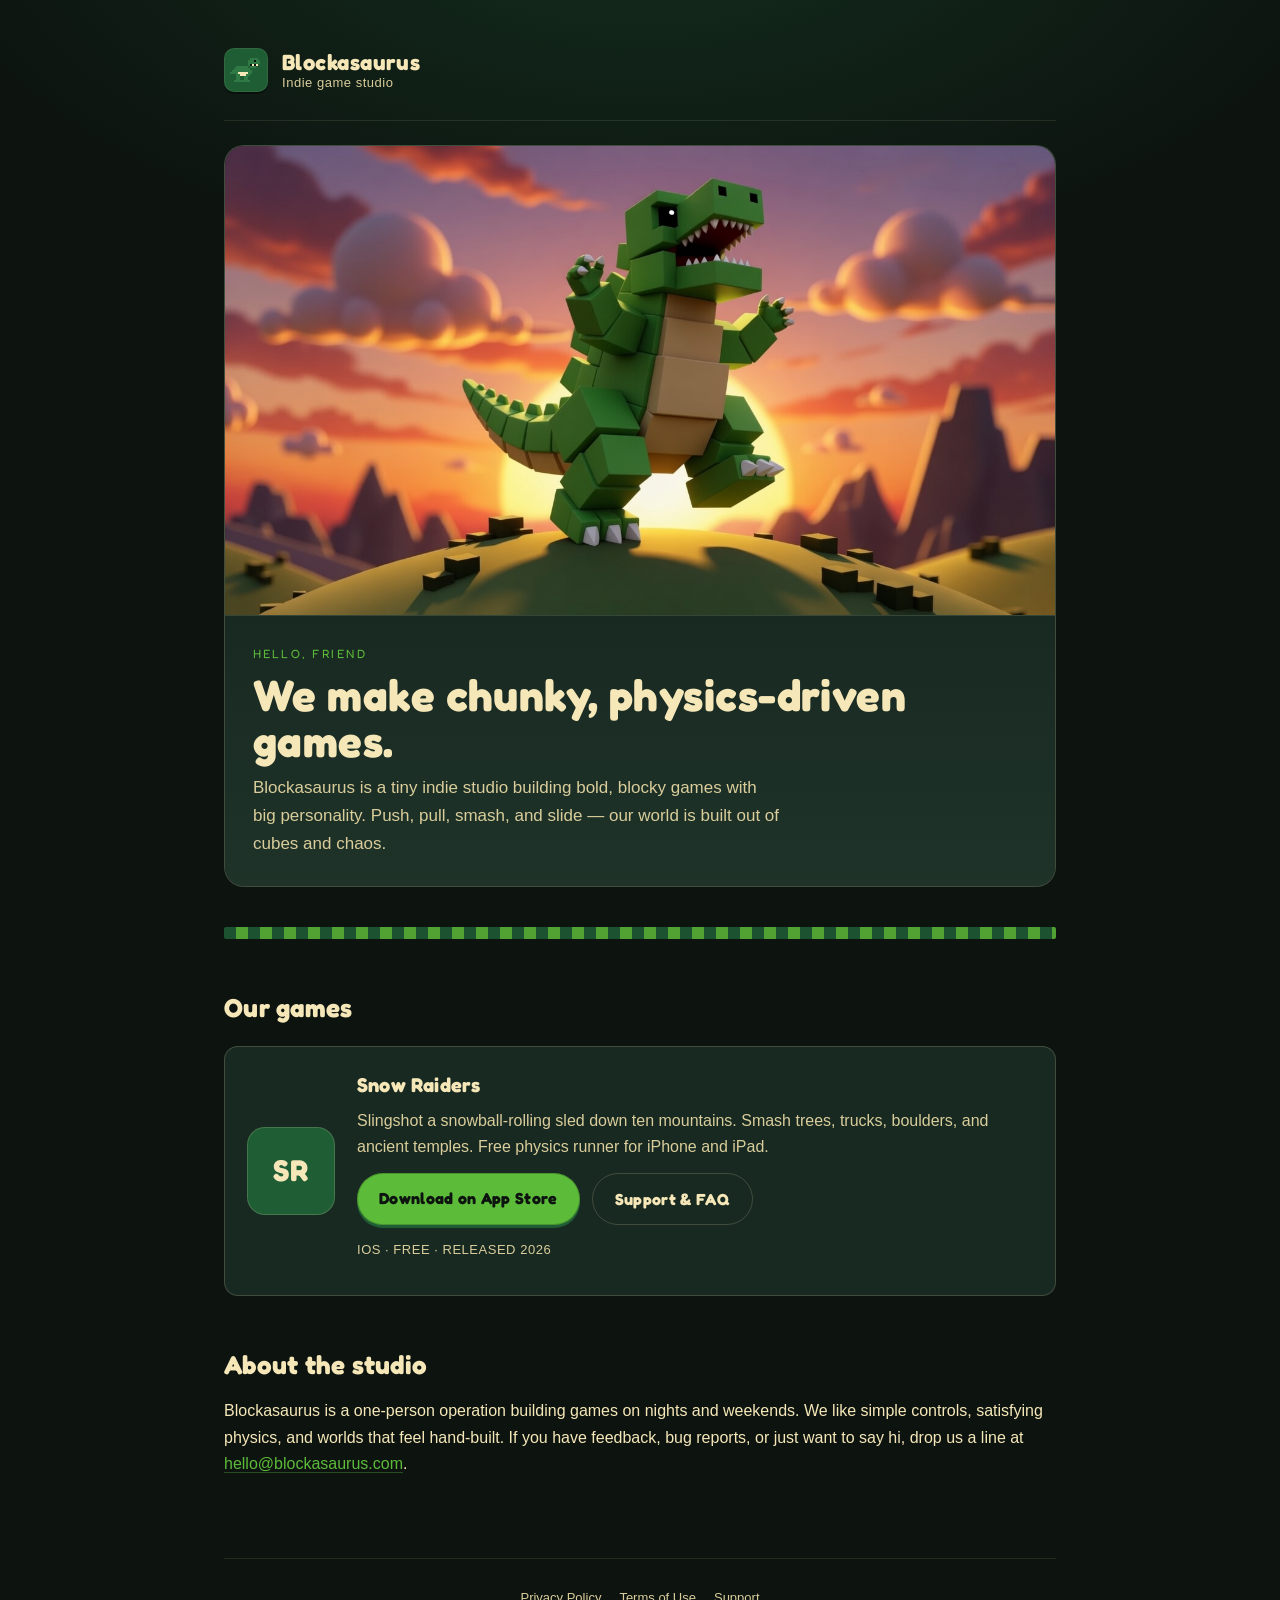
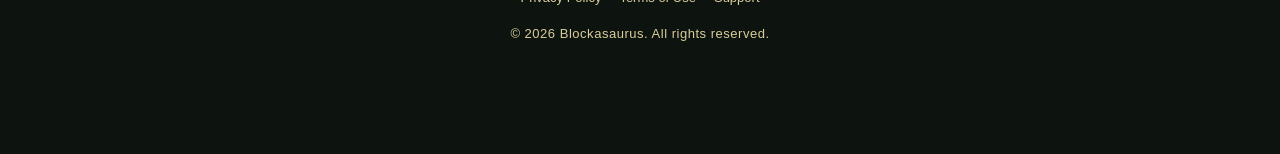
<file: index.html>
<!DOCTYPE html>
<html lang="en">
<head>
  <meta charset="UTF-8">
  <meta name="viewport" content="width=device-width, initial-scale=1.0">
  <meta name="description" content="Blockasaurus — an indie game studio making chunky, physics-driven games with big personality. Makers of Snow Raiders.">
  <meta name="theme-color" content="#0d1410">

  <meta property="og:type" content="website">
  <meta property="og:title" content="Blockasaurus">
  <meta property="og:description" content="An indie studio making chunky, physics-driven games.">
  <meta property="og:image" content="https://blockasaurus.com/assets/blockasaurus-hero.png">
  <meta property="og:url" content="https://blockasaurus.com/">

  <link rel="icon" href="assets/blockasaurus-mark.svg" type="image/svg+xml">
  <link rel="apple-touch-icon" href="assets/blockasaurus-mark.svg">

  <link rel="preconnect" href="https://fonts.googleapis.com">
  <link rel="preconnect" href="https://fonts.gstatic.com" crossorigin>
  <link href="https://fonts.googleapis.com/css2?family=Fredoka:wght@500;700&display=swap" rel="stylesheet">

  <title>Blockasaurus</title>
  <link rel="stylesheet" href="_shared.css">
</head>
<body>
  <div class="container">
    <header class="site">
      <div class="logo">
        <img src="assets/blockasaurus-mark.svg" alt="">
      </div>
      <div class="wordmark">
        <h1>Blockasaurus</h1>
        <p class="subtitle">Indie game studio</p>
      </div>
    </header>

    <section class="hero" aria-labelledby="hero-title">
      <img src="assets/blockasaurus-hero.png"
           alt="The Blockasaurus mascot — a friendly blocky T-rex on a sunset hill."
           width="1366" height="768">
      <div class="hero-overlay">
        <span class="eyebrow">Hello, friend</span>
        <h1 id="hero-title" class="display">We make chunky, physics-driven games.</h1>
        <p class="tagline">
          Blockasaurus is a tiny indie studio building bold, blocky games with
          big personality. Push, pull, smash, and slide — our world is built
          out of cubes and chaos.
        </p>
      </div>
    </section>

    <div class="voxel-strip" aria-hidden="true"></div>

    <section aria-labelledby="games-title">
      <h2 id="games-title">Our games</h2>

      <div class="game-card">
        <div class="art" aria-hidden="true">SR</div>
        <div class="body">
          <h3>Snow Raiders</h3>
          <p>
            Slingshot a snowball-rolling sled down ten mountains. Smash trees,
            trucks, boulders, and ancient temples. Free physics runner for
            iPhone and iPad.
          </p>
          <div class="cta-row">
            <a class="cta" href="https://apps.apple.com/app/id6761855643">Download on App Store</a>
            <a class="cta ghost" href="support.html">Support &amp; FAQ</a>
          </div>
          <p class="meta" style="margin-top: 14px;">iOS · Free · Released 2026</p>
        </div>
      </div>
    </section>

    <section aria-labelledby="studio-title">
      <h2 id="studio-title">About the studio</h2>
      <p>
        Blockasaurus is a one-person operation building games on nights and
        weekends. We like simple controls, satisfying physics, and worlds that
        feel hand-built. If you have feedback, bug reports, or just want to
        say hi, drop us a line at
        <a href="mailto:hello@blockasaurus.com">hello@blockasaurus.com</a>.
      </p>
    </section>

    <footer class="site">
      <div class="footer-links">
        <a href="privacy.html">Privacy Policy</a>
        <a href="terms.html">Terms of Use</a>
        <a href="support.html">Support</a>
      </div>
      <p class="copyright">© 2026 Blockasaurus. All rights reserved.</p>
    </footer>
  </div>
</body>
</html>
</file>
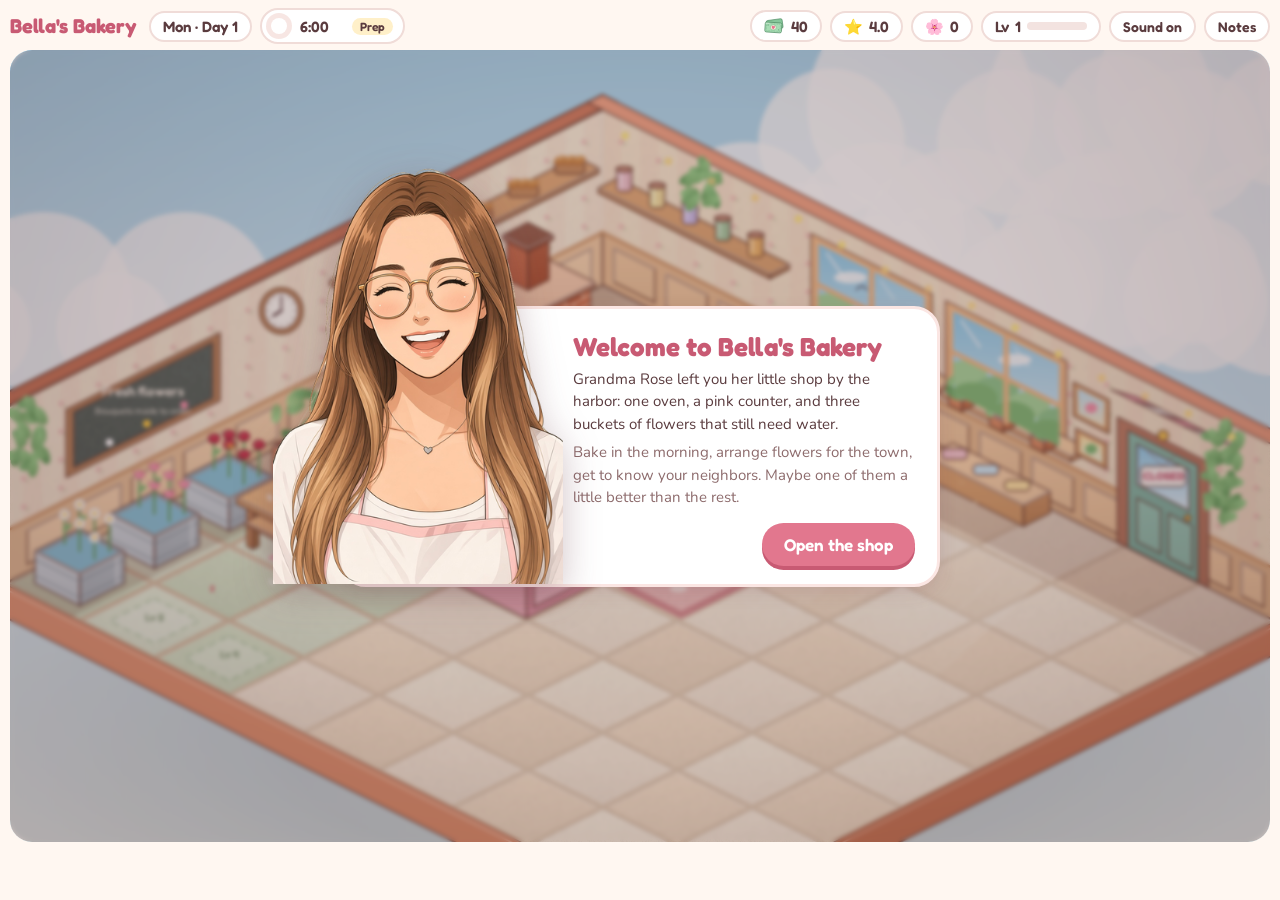
<file: bellas/index.html>
<!doctype html>
<html lang="en">
<head>
<meta name="robots" content="noindex,nofollow">
<meta charset="utf-8">
<meta name="viewport" content="width=device-width,initial-scale=1,viewport-fit=cover">
<title>Bella's Bakery</title>
<meta name="claude:viewport-fit-sides" content="cover">
<link rel="preconnect" href="https://fonts.googleapis.com">
<link rel="stylesheet" href="https://fonts.googleapis.com/css2?family=Fredoka:wght@400;500;600;700&family=Nunito:wght@400;600;700;800&display=swap">
<style>
/* Layout: one-screen game. HUD strip, isometric shop canvas, tray. Panels and a visual-novel dialogue box float over the shop. Single warm theme by design. */
:root{
  --milk:#FFF7F1; --blush:#F7C6CF; --rose:#E2778E; --rose-deep:#C85A73; --butter:#FFE3A3;
  --sage:#A9CBA4; --sage-deep:#5E8F5A; --lilac:#CDBFEA; --sky:#BFE3F5;
  --cocoa:#5A3B3E; --cocoa-soft:#8D6B6C; --card:#FFFFFF; --line:#F0DCD8;
  --shadow:0 6px 18px rgba(120,60,70,.14);
  --f-display:"Fredoka","Baloo 2","Trebuchet MS",system-ui,sans-serif;
  --f-body:"Nunito","Segoe UI",system-ui,sans-serif;
  color-scheme:light;
}
[hidden]{display:none!important}
.cash{display:inline-block;width:1.3em;height:1.3em;vertical-align:-.3em;background:url("data:image/svg+xml,%3Csvg xmlns='http://www.w3.org/2000/svg' viewBox='0 0 32 32'%3E%3Crect x='4.5' y='6' width='25' height='15' rx='2.4' fill='%2386C79A' stroke='%234E8A62' stroke-width='1' transform='rotate%28-8 17 13.5%29'/%3E%3Cg transform='rotate%284 15 18%29'%3E%3Crect x='2' y='10.5' width='26' height='15.5' rx='2.4' fill='%23A8DDB5' stroke='%234E8A62' stroke-width='1.1'/%3E%3Crect x='4.2' y='12.7' width='21.6' height='11.1' rx='1.4' fill='none' stroke='%236FB083' stroke-width='.8' stroke-dasharray='1.4 1.1'/%3E%3Cellipse cx='15' cy='18.25' rx='4.6' ry='4' fill='%23FFF6E4' stroke='%236FB083' stroke-width='.8'/%3E%3Cpath d='M15 20.9c-3.1-2-2.6-4.9-.9-4.8.5 0 .9.5.9.5s.4-.5.9-.5c1.7-.1 2.2 2.8-.9 4.8z' fill='%23EF6F8E' stroke='%23C8506E' stroke-width='.45'/%3E%3Ccircle cx='6.6' cy='15' r='1.1' fill='%236FB083'/%3E%3Ccircle cx='23.4' cy='21.5' r='1.1' fill='%236FB083'/%3E%3Cpath d='M3.5 12.5h5' stroke='%23FFFFFF' stroke-width='.9' opacity='.7' stroke-linecap='round'/%3E%3C/g%3E%3C/svg%3E") center/contain no-repeat;margin-right:.1em}
html,body{height:100%}
body{background:var(--milk);color:var(--cocoa);font-family:var(--f-body);font-size:15px;overflow:hidden;-webkit-tap-highlight-color:transparent;margin:0}
#app{height:100%;display:flex;flex-direction:column;padding-left:max(10px,env(safe-area-inset-left,0px));padding-right:max(10px,env(safe-area-inset-right,0px));padding-block:8px;box-sizing:border-box;gap:6px}
.hud{display:flex;flex-wrap:wrap;align-items:center;gap:8px;justify-content:space-between}
.hud-left,.hud-right{display:flex;align-items:center;gap:8px;flex-wrap:wrap}
.pill{display:inline-flex;align-items:center;gap:6px;background:var(--card);border:2px solid var(--line);border-radius:999px;padding:4px 12px;font-family:var(--f-display);font-weight:600;font-size:15px;white-space:nowrap;font-variant-numeric:tabular-nums}
.pill.event{background:#FFE9EF;border-color:var(--blush);color:var(--rose-deep)}
.brand{font-family:var(--f-display);font-weight:700;font-size:20px;color:var(--rose-deep);margin-right:4px}
.clock{display:inline-flex;align-items:center;gap:8px;background:var(--card);border:2px solid var(--line);border-radius:999px;padding:3px 10px 3px 4px;font-family:var(--f-display);font-weight:600}
.dial{width:26px;height:26px;border-radius:50%;background:conic-gradient(var(--rose) 0deg,var(--rose) var(--a,0deg),#F7E6E3 var(--a,0deg));display:grid;place-items:center}
.dial::after{content:"";width:16px;height:16px;border-radius:50%;background:#fff}
.clock .tm{font-variant-numeric:tabular-nums;min-width:44px}
.clock .ph{font-size:12px;font-weight:600;border-radius:999px;padding:1px 8px;background:#EEE;color:var(--cocoa)}
.ph.prep{background:#FFF0C9}.ph.open{background:#DDEED8;color:#3E6B3A}.ph.closing{background:#E8DFF6;color:#56457A}
.lvlbar{width:60px;height:8px;border-radius:99px;background:#F3E3E0;overflow:hidden}
.lvlbar i{display:block;height:100%;background:var(--rose);width:0;border-radius:99px;transition:width .4s}
.iconbtn{font-family:var(--f-display);font-weight:600;font-size:14px;background:var(--card);border:2px solid var(--line);color:var(--cocoa);border-radius:999px;padding:5px 12px;cursor:pointer}
.iconbtn:hover{border-color:var(--blush)}
button:focus-visible{outline:3px solid var(--rose);outline-offset:2px}
#stage{position:relative;flex:1;min-height:0;border-radius:22px;overflow:hidden;background:linear-gradient(180deg,#BFE2F4 0%,#D8EEF8 55%,#EAF6FB 100%)}
#cv{position:absolute;inset:0;width:100%;height:100%;touch-action:manipulation;cursor:pointer}
.tray{display:flex;gap:8px;align-items:center;justify-content:center;flex-wrap:wrap;min-height:44px}
.chip{display:flex;align-items:center;gap:6px;background:var(--card);border:2px solid var(--line);border-radius:14px;padding:3px 10px 3px 4px;font-family:var(--f-display);font-weight:600;font-variant-numeric:tabular-nums}
.chip img{width:30px;height:30px}
.chip .dots{display:flex;gap:2px}
.chip .dots i{width:9px;height:9px;border-radius:50%;border:1px solid rgba(0,0,0,.12)}
.chip.empty{opacity:.55}
.sep{width:2px;height:28px;background:var(--line);border-radius:2px}
.panel{position:absolute;z-index:5;background:var(--card);border-radius:18px;box-shadow:var(--shadow);border:2px solid var(--line);padding:10px;display:flex;flex-direction:column;gap:8px;max-width:min(360px,calc(100% - 16px));box-sizing:border-box;max-height:calc(100% - 16px);overflow:auto}
.panel h4{margin:0 4px;font-family:var(--f-display);font-weight:600;font-size:15px}
.panel .small{font-size:12.5px;color:var(--cocoa-soft);margin:0 4px}
.pick{display:flex;align-items:center;gap:8px;border:2px solid var(--line);background:#FFFBF8;border-radius:12px;padding:4px 10px 4px 4px;cursor:pointer;font-family:var(--f-body);font-weight:700;color:var(--cocoa);text-align:left}
.pick:hover{border-color:var(--blush);background:#FFF2F4}
.pick[disabled]{opacity:.5;cursor:default}
.pick img{width:36px;height:36px}
.pick small{display:block;font-weight:600;color:var(--cocoa-soft);font-size:12px}
.stems{display:grid;grid-template-columns:repeat(auto-fill,minmax(96px,1fr));gap:6px}
.stem{border:2px solid var(--line);border-radius:12px;background:#FFFBF8;padding:6px;cursor:pointer;display:flex;flex-direction:column;align-items:center;gap:3px;font-family:var(--f-display);font-weight:600;color:var(--cocoa);font-size:13px}
.stem:hover{border-color:var(--blush)}
.stem[disabled]{opacity:.45;cursor:default}
.stem .bloom{width:22px;height:22px;border-radius:50%;box-shadow:inset 0 -3px 0 rgba(0,0,0,.12)}
.bar{width:100%;height:5px;border-radius:9px;background:#F1E4E1;overflow:hidden}
.bar i{display:block;height:100%;border-radius:9px}
.slots{display:flex;gap:6px;align-items:center;justify-content:center}
.slot{width:38px;height:38px;border-radius:50%;border:2px dashed #E9CFCB;display:grid;place-items:center}
.slot b{width:26px;height:26px;border-radius:50%;display:block;box-shadow:inset 0 -3px 0 rgba(0,0,0,.12)}
.reqs{display:flex;flex-direction:column;gap:4px;margin:0 4px}
.req{display:flex;align-items:center;gap:6px;font-size:13px}
.req .sw{width:12px;height:12px;border-radius:50%}
.scrim{position:absolute;inset:0;z-index:10;background:rgba(90,59,62,.28);display:grid;place-items:center;padding:14px;backdrop-filter:blur(2px)}
.modal{background:var(--card);border-radius:26px;box-shadow:var(--shadow);width:min(600px,100%);max-height:100%;overflow:auto;padding:22px 22px 18px;box-sizing:border-box;border:3px solid #FBE6E3}
.modal h2{font-family:var(--f-display);font-weight:700;font-size:26px;margin:0 0 4px;color:var(--rose-deep);text-wrap:balance}
.modal h3{font-family:var(--f-display);font-weight:600;font-size:17px;margin:14px 0 6px}
.modal p{line-height:1.5;margin:6px 0}
.sub{color:var(--cocoa-soft)}
.btn{font-family:var(--f-display);font-weight:600;font-size:17px;border:none;border-radius:999px;padding:11px 22px;cursor:pointer;background:var(--rose);color:#fff;box-shadow:0 4px 0 var(--rose-deep);transition:transform .08s}
.btn:active{transform:translateY(2px);box-shadow:0 2px 0 var(--rose-deep)}
.btn.ghost{background:#FFF0F2;color:var(--rose-deep);box-shadow:0 4px 0 #F2C9D1}
.btn.small{font-size:14px;padding:7px 14px}
.panel-actions{position:sticky;bottom:-10px;margin:0 -10px -10px;padding:10px;background:linear-gradient(rgba(255,255,255,0),#fff 28%);z-index:1}
.wrapbtn{width:100%;font-size:18px;padding:13px 18px}
.modal.intro-modal{overflow:visible;position:relative;padding-left:230px;min-height:250px}
.intro-modal .intro-bella{position:absolute;left:-70px;bottom:0;width:290px;max-width:none;pointer-events:none;filter:drop-shadow(0 10px 18px rgba(90,40,50,.28))}
.intro-text{min-width:0}
@media (max-width:620px){
  .scrim:has(.intro-modal){overflow-y:auto;align-items:start;padding-top:96px;padding-bottom:16px}
  .modal.intro-modal{padding-left:16px;padding-top:128px;margin-top:0;min-height:0;max-height:none}
  .intro-modal .intro-bella{left:50%;transform:translateX(-50%);bottom:auto;top:-92px;width:160px;-webkit-mask-image:linear-gradient(to bottom,#000 78%,transparent 99%);mask-image:linear-gradient(to bottom,#000 78%,transparent 99%)}
}
.btn.danger{background:#C85A73;color:#fff;box-shadow:0 4px 0 #9E3F57}
.btn[disabled]{background:#E9DCDA;color:#A58C8C;box-shadow:0 4px 0 #D6C6C4;cursor:default}
.row{display:flex;gap:10px;flex-wrap:wrap;align-items:center}
.end{justify-content:flex-end;margin-top:14px}
.stats{display:grid;grid-template-columns:repeat(auto-fit,minmax(110px,1fr));gap:8px;margin:10px 0}
.stat{background:#FFF7F3;border-radius:16px;padding:10px 12px}
.stat b{display:block;font-family:var(--f-display);font-size:21px;font-weight:600;font-variant-numeric:tabular-nums}
.stat span{font-size:11.5px;color:var(--cocoa-soft);text-transform:uppercase;letter-spacing:.6px;font-weight:700}
.quote{background:#FFF4E2;border-radius:16px;padding:12px 14px;font-style:italic;margin:8px 0}
.quote cite{display:block;font-style:normal;font-weight:700;font-size:13px;margin-top:4px;color:var(--cocoa-soft)}
.letter{background:#FDF9F0;border:2px dashed #EAD9B9;border-radius:14px;padding:12px 14px;margin:8px 0;font-size:14.5px;line-height:1.55}
.letter b{font-family:var(--f-display);font-weight:600;color:var(--rose-deep)}
.forecast{display:flex;gap:10px;align-items:center;background:#F3F9F1;border-radius:16px;padding:10px 12px;margin:8px 0;font-size:14px;line-height:1.4}
.forecast.hol{background:#FFEFF3}
.invite{display:flex;gap:12px;align-items:center;background:linear-gradient(120deg,#FFE7EE,#F1E8FF);border-radius:18px;padding:12px;margin:8px 0}
.invite canvas{width:64px;height:64px;border-radius:50%;background:#fff;flex:none}
.invite > div{flex:1;min-width:0}
.tabs{display:flex;gap:6px;flex-wrap:wrap;margin:10px 0 8px}
.tab{font-family:var(--f-display);font-weight:600;font-size:15px;border:2px solid var(--line);background:#fff;color:var(--cocoa);border-radius:999px;padding:6px 14px;cursor:pointer}
.tab[aria-selected="true"]{background:var(--blush);border-color:var(--blush)}
.items{display:grid;gap:8px}
.item{display:grid;grid-template-columns:52px 1fr auto;gap:10px;align-items:center;border:2px solid var(--line);border-radius:16px;padding:8px 10px}
.item img,.item .ph,.item canvas{width:52px;height:52px;border-radius:12px;background:#FFF4F1;display:grid;place-items:center;font-size:24px}
.item .t{font-family:var(--f-display);font-weight:600;font-size:16px}
.item .d{font-size:13px;color:var(--cocoa-soft);line-height:1.35}
.item .pips{display:flex;gap:3px;margin-top:4px}
.item .pips i{width:14px;height:6px;border-radius:9px;background:#F1E1DE}
.item .pips i.on{background:var(--rose)}
.item.locked{opacity:.6}
.item > div{min-width:0}
.qty{display:flex;align-items:center;gap:6px}
.qty button{width:30px;height:30px;border-radius:50%;border:2px solid var(--line);background:#fff;font-weight:800;color:var(--cocoa);cursor:pointer}
.qty b{min-width:22px;text-align:center;font-family:var(--f-display)}
.tag{display:inline-block;font-size:11px;font-weight:800;letter-spacing:.5px;text-transform:uppercase;background:var(--lilac);color:#4C3F6E;border-radius:999px;padding:2px 8px;margin-left:6px;vertical-align:2px}
.tag.love{background:#FFD6E0;color:#A23D5A}
.hearts{color:var(--rose);letter-spacing:1px}
.banner{position:absolute;left:50%;top:12px;transform:translateX(-50%);z-index:6;background:var(--card);border-radius:999px;box-shadow:var(--shadow);padding:8px 10px 8px 16px;display:flex;gap:10px;align-items:center;font-family:var(--f-display);font-weight:600;white-space:nowrap;max-width:calc(100% - 24px)}
.toast{position:absolute;left:50%;bottom:14px;transform:translateX(-50%);z-index:7;background:var(--cocoa);color:#fff;border-radius:999px;padding:8px 16px;font-weight:700;font-size:14px;opacity:0;transition:opacity .25s;pointer-events:none;text-align:center;max-width:calc(100% - 24px)}
.toast.on{opacity:.94}
.vn{position:absolute;inset:auto 10px 10px 10px;z-index:9;display:flex;gap:12px;align-items:flex-end}
.vn.date{inset:0;padding:12px;align-items:flex-end;box-sizing:border-box}
.vn .scene{position:absolute;inset:0;z-index:-1}
.vn .scene .title{position:absolute;top:16px;left:50%;transform:translateX(-50%);font-family:var(--f-display);font-weight:600;color:#fff;background:rgba(90,59,62,.35);padding:6px 14px;border-radius:999px;white-space:nowrap}
.vn .por{width:180px;height:270px;flex:none;filter:drop-shadow(0 8px 14px rgba(90,40,50,.25));margin-bottom:-10px}
.vn .por.bella{width:160px;height:240px;transform:scaleX(-1)}
.vn .nametag{background:var(--rose);color:#fff;border-radius:999px;padding:2px 12px;font-size:16px;box-shadow:0 3px 0 var(--rose-deep)}
@media (max-width:700px){.vn .por.bella{display:none}}
.vn .scenecv{position:absolute;inset:0;width:100%;height:100%}
.vn.date .por{width:260px;height:390px}
.vn.date .por.bella{width:230px;height:345px}
@media (max-width:700px){.vn .por,.vn.date .por{width:110px;height:165px}}


.vn .box{flex:1;min-width:0;background:rgba(255,255,255,.97);border:3px solid #FBE0E5;border-radius:22px;padding:14px 16px;box-shadow:var(--shadow)}
.vn .who{font-family:var(--f-display);font-weight:700;color:var(--rose-deep);font-size:18px;display:flex;gap:8px;align-items:center}
.vn .line{font-size:16px;line-height:1.5;margin:4px 0 10px;min-height:2.6em}
.vn .opts{display:flex;flex-direction:column;gap:6px}
.vn .opt{text-align:left;font-family:var(--f-body);font-weight:700;font-size:14.5px;border:2px solid var(--line);background:#FFF9F7;color:var(--cocoa);border-radius:14px;padding:8px 12px;cursor:pointer}
.vn .opt:hover{border-color:var(--rose);background:#FFF0F3}
.vn .opt .k{font-size:11px;font-weight:800;color:var(--rose-deep);margin-right:6px;letter-spacing:.4px;text-transform:uppercase}
.note-list{margin:6px 0 0;padding-left:18px;line-height:1.5}
.note-list li{margin:3px 0}
@media (max-width:560px){
  .brand{display:none}
  .pill{font-size:13px;padding:3px 9px}
  .modal{padding:18px 16px 14px}
  .modal h2{font-size:22px}
  .vn .por{width:84px;height:100px}
  .vn .line{font-size:15px}
}
@media (max-width:720px){
  #cv{touch-action:none}
  .panel{left:8px!important;right:8px;top:auto!important;bottom:8px;max-width:none!important;max-height:62%}
  .hud{gap:5px}.hud-left,.hud-right{gap:5px}
  .iconbtn{padding:4px 9px;font-size:12.5px}
  .lvlbar{display:none}
  .toast{bottom:auto;top:10px}
  .panel .stems{grid-template-columns:repeat(3,1fr);gap:5px}
  .panel .stem{padding:4px;font-size:12px}
  .panel .small{font-size:12px}
  .panel{max-height:70%}
  #soundBtn{display:none}
  .clock .ph{display:none}
  .tray{gap:5px}.chip{padding:2px 8px 2px 3px;font-size:13px}.chip img{width:24px;height:24px}
}
@media (prefers-reduced-motion:reduce){*{transition:none!important}}
</style>

</head>
<body>
<div id="app">
  <header class="hud">
    <div class="hud-left">
      <span class="brand">Bella's Bakery</span>
      <span class="pill" id="dayPill">Mon · Day 1</span>
      <span class="pill event" id="eventPill" hidden></span>
      <span class="clock" aria-label="Time of day"><span class="dial" id="dial"></span><span class="tm" id="clockTm">6:00</span><span class="ph prep" id="clockPh">Prep</span></span>
    </div>
    <div class="hud-right">
      <span class="pill" title="Coins"><i class="cash" aria-hidden="true"></i> <span id="coins">0</span></span>
      <span class="pill" title="Shop rating">⭐ <span id="rating">4.0</span></span>
      <span class="pill" title="Charm from decor">🌸 <span id="charm">0</span></span>
      <span class="pill" title="Shop level">Lv <span id="lvl">1</span><span class="lvlbar"><i id="lvlFill"></i></span></span>
      <button class="iconbtn" id="pauseBtn" type="button">Pause</button>
      <button class="iconbtn" id="soundBtn" type="button">Sound on</button>
      <button class="iconbtn" id="notesBtn" type="button">Notes</button>
    </div>
  </header>
  <div id="stage">
    <canvas id="cv"></canvas>
    <div class="panel" id="panel" hidden></div>
    <div class="banner" id="banner" hidden></div>
    <div class="vn" id="vn" hidden></div>
    <div class="toast" id="toast"></div>
    <div class="scrim" id="scrim" hidden><div class="modal" id="modal" role="dialog" aria-modal="true"></div></div>
  </div>
  <div class="tray" id="tray"></div>
</div>

<script>
(()=>{
'use strict';
// ===================== DATA =====================
const W=9,H=8,WALL=2.6;
const HOUR=12;                                        // real seconds per game hour
const T_OPEN=HOUR, T_CLOSE=13*HOUR, T_END=14*HOUR;    // 6:00 prep, 7:00 open, 19:00 close, 20:00 evening
const LEVELS=[0,150,600,1400,2600,4300,6500,9500,13500];
const WEEK=['Mon','Tue','Wed','Thu','Fri','Sat','Sun'];
const BAKES={
  croissant:{name:'Croissant',price:6,cost:4,time:6,batch:3,lvl:1},
  cupcake:{name:'Berry cupcake',price:10,cost:6,time:9,batch:2,lvl:2},
  cake:{name:'Strawberry cake',price:18,cost:7,time:13,batch:1,lvl:3},
};
const STEMS={
  rose:{name:'Rose',col:'#D8344F',price:4,cost:12,lvl:1},
  tulip:{name:'Tulip',col:'#F48FA8',price:3,cost:9,lvl:1},
  daisy:{name:'Daisy',col:'#FFFFFF',price:2,cost:6,lvl:1},
  sunflower:{name:'Sunflower',col:'#FFC93C',price:4,cost:12,lvl:2},
  lavender:{name:'Lavender',col:'#A98BD6',price:5,cost:15,lvl:4},
};
const BUCKETS={rose:[0,5],tulip:[0,6],daisy:[0,7],sunflower:[1,7],lavender:[2,7]};
const ARRANGE_FEE=6, BUNDLE=6;
const REQS={
  red:{label:'Red roses',stem:'rose'},pink:{label:'Something pink',stem:'tulip'},white:{label:'All white, please',stem:'daisy'},
  yellow:{label:'Sunny yellow',stem:'sunflower'},purple:{label:'Lavender',stem:'lavender'},mix:{label:'A colorful mix',stem:null},
};
const UPG={
  oven2:{name:'Second oven',desc:'Bake two batches at once.',cost:[120],req:1,icon:'♨️'},
  cap:{name:'Bigger display case',desc:'Hold two more of every pastry.',cost:[70,180,380],req:1,icon:'🧁'},
  vase:{name:'Bouquet shelf',desc:'Keep two more finished bouquets ready.',cost:[110,260],req:1,icon:'💐'},
  cooler:{name:'Flower cooler',desc:'Stems lose far less freshness overnight; buckets dry out slower.',cost:[160],req:2,icon:'❄️'},
  speed:{name:'Oven tune-up',desc:'Everything bakes 15% faster.',cost:[90,200,420],req:2,icon:'⏱️'},
  oven3:{name:'Third oven',desc:'Three batches for the morning rush.',cost:[450],req:3,needs:'oven2',icon:'♨️'},
  pip:{name:'Hire cousin Pip',desc:'Pip pulls trays out of the oven before they burn.',cost:[300],req:3,icon:'🧑‍🍳'},
};
const DECOR={
  fern:{name:'Potted fern',charm:1,cost:25,req:1,desc:'A little green by the window.'},
  daisies:{name:'Daisy planter',charm:2,cost:45,req:1,desc:'Grandma Rose always kept daisies.'},
  rug:{name:'Rose rug',charm:2,cost:60,req:1,desc:'Soft under tired feet.'},
  table:{name:'Bistro table',charm:3,cost:95,req:2,desc:'Some guests will stay and enjoy their treat.'},
  lamp:{name:'Reading lamp',charm:2,cost:75,req:2,desc:'Warm light for rainy afternoons.'},
  shelf:{name:'Cookbook shelf',charm:4,cost:150,req:3,desc:'Seventy years of family recipes.'},
  catbed:{name:'Mochi’s bed',charm:6,cost:220,req:4,desc:'Mochi the cat moves in. Everyone adores her.'},
};
const ARCH={
  commuter:{h:[7,10],peak:8,w:1.0,pat:22,speed:3.0,want:()=>bakeOrder(['croissant'],.25),lines:['Running late again!','One for the train, please.','Smells amazing in here.']},
  student:{h:[10,17],peak:13,w:.6,pat:30,speed:2.4,want:()=>bakeOrder(null,.2),lines:['Study fuel!','These are so cute!','Do you have wifi? Kidding.']},
  retiree:{h:[8,13],peak:10,w:.7,pat:42,speed:1.6,sits:true,want:()=>bakeOrder(['cake','croissant'],.15),lines:['In my day this was a shoe shop.','No rush, dear.','What a lovely morning.']},
  family:{h:[13,18],peak:15,w:.7,pat:32,speed:2.0,kid:true,sits:true,want:()=>bakeOrder(['cupcake','croissant'],.5),lines:['One each, no fighting!','Can we get the pink one?','School’s out!']},
  gift:{h:[10,18],peak:15,w:.75,pat:48,speed:2.2,want:()=>flowerOrder(),lines:['It’s for my sister.','Something that says thank you.','They’re for my teacher!']},
  romantic:{h:[16,19],peak:18,w:.5,pat:46,speed:2.2,want:()=>flowerOrder(Math.random()<.7?'red':'mix'),lines:['Date night!','Do you think she’ll like it?','I’m so nervous.']},
};
const EVENTS={
  4:{name:'Mother’s Day',blurb:'Flower gifts all day, and lots of pink.',mult:{gift:3,family:1.3},req:'pink'},
  7:{name:'Harbor Festival',blurb:'The whole town is out. Everyone wants a treat.',mult:{commuter:1.3,student:1.6,family:1.6,retiree:1.3,gift:1.2}},
  10:{name:'Valentine’s Day',blurb:'Red roses from open to close.',mult:{romantic:4.5,gift:1.4},req:'red'},
  13:{name:'Spring Wedding',blurb:'The chapel ordered white. Guests will too.',mult:{gift:2.5},req:'white'},
};
const eventFor=d=>EVENTS[d]||(d>13?EVENTS[((d-1)%12)+2]||null:null);
const weekday=d=>WEEK[(d-1)%7];
const isWeekend=d=>(d-1)%7>=5;
const PEOPLE={
  Hazel:{look:{skin:'#F2D2BD',hair:'#D9D4D0',shirt:'#B9A6DA',style:'bun'},win:[9,11],p:.7,arch:'retiree',order:()=>bakeOrder(['cake','croissant'],0),notes:[
    'Your grandmother and I opened this street together, you know. She would be so proud to smell butter in the air again.',
    'I brought you her old tin of cinnamon. Keep it on the top shelf, where she did.',
    'Same table, same tea, same girl behind the counter. Well, a new one. A good one.']},
  Theo:{look:{skin:'#C98E66',hair:'#3B2A22',shirt:'#8EC6E8',style:'short'},win:[15,17],p:.55,arch:'student',small:true,order:()=>bakeOrder(['cupcake','croissant'],0),notes:[
    'I saved my allowance for three weeks for this. Totally worth it. — Theo (age 9)',
    'Mom says I can come every Saturday if my homework is done. It is ALWAYS done now.',
    'I drew you a picture of the shop. You’re the one with the sparkles.']},
  Priya:{look:{skin:'#B57A55',hair:'#1F1716',shirt:'#9FD3C4',style:'long'},win:[7,8],p:.6,arch:'commuter',order:()=>bakeOrder(['croissant'],0),notes:[
    'Night shift was rough. Your croissant was the first nice thing all day.',
    'I told the whole ward about you. Expect nurses.',
    'Could you save me one on Fridays? I’ll be the one in scrubs looking very tired.']},
  'Mr. Okafor':{look:{skin:'#7A4E35',hair:'#2B2B2B',shirt:'#E9B872',style:'cap'},win:[10,12],p:.55,arch:'retiree',order:()=>bakeOrder(['croissant'],0),notes:[
    'Forty years delivering letters on Maple Lane. Never once got a treat this good.',
    'Here is a postcard from 1981. That is your grandmother waving in the window.',
    'Retirement suits me. So does your bakery.']},
  June:{look:{skin:'#F5D7C5',hair:'#C9693B',shirt:'#F4A7B9',style:'long'},win:[12,16],p:.6,arch:'gift',order:()=>flowerOrder('mix'),notes:[
    'Tulips mean a fresh start. Just saying.',
    'I pressed one of your daisies in my botany book. It’s my favorite page.',
    'Can I help arrange on weekends? I’ll work for cupcakes.']},
  Leo:{romance:true,role:'runs the café across the street',look:{skin:'#E8C2A0',hair:'#2E211C',shirt:'#7FA7B5',style:'curly'},win:[7,9],p:.75,arch:'commuter',order:()=>bakeOrder(['croissant'],0)},
  Kai:{romance:true,role:'grows your flowers on the valley farm',look:{skin:'#C48A5E',hair:'#3A2A1E',shirt:'#A9CBA4',style:'hat'},win:[13,16],p:.55,arch:'student',order:()=>bakeOrder(['cupcake','croissant'],0)},
  Sam:{romance:true,role:'keeps the lighthouse on the point',look:{skin:'#F0D2BE',hair:'#B98A5A',shirt:'#E9D8C4',style:'short',glasses:true},win:[17,19],p:.7,arch:'gift',order:()=>flowerOrder(Math.random()<.5?'pink':'mix')},
};
const NOTE_AT=[3,6,10];
const DATE_AT=5;
const CHATS={
  Hazel:[
    {l:'Your grandmother used to hum while she kneaded. Do you hum, dear?',o:[['Only when nobody’s listening.',2,'warm','Then I’ll pretend I’m not listening.'],['I’m more of a radio girl.',1,'funny','Oh, the radio! She’d have liked you.'],['Too busy to hum, sorry!',0,'busy','Make time, dear. Bread can tell.']]},
    {l:'The lilacs on Shore Road are out. You should walk there sometime.',o:[['Will you show me?',2,'warm','I’d love to. My knees won’t, but I’ll come anyway.'],['Maybe on Sunday.',1,'warm','Sundays are for lilacs.'],['I’m allergic, sadly.',0,'honest','Oh, you poor thing.']]}],
  Theo:[
    {l:'I’m going to be a baker when I grow up. Or an astronaut. Maybe both.',o:[['Space croissants!',2,'funny','SPACE. CROISSANTS.'],['Bakers get up very early.',1,'honest','Astronauts too, probably.'],['Homework first.',0,'stern','Ugh. You sound like Mom.']]},
    {l:'Do cats like cupcakes? Asking for a cat.',o:[['Only the frosting.',2,'funny','I KNEW it.'],['Cats prefer fish.',1,'honest','Fish cupcakes. Gross. Genius.'],['No pets in the shop!',0,'stern','…Okay.']]}],
  Priya:[
    {l:'Twelve hours on the ward. Tell me something nice.',o:[['You’re doing amazing work.',2,'warm','…Thank you. I needed that.'],['The croissants are still warm.',1,'funny','That counts. That definitely counts.'],['We just ran out of coffee.',0,'honest','Of course you did.']]}],
  'Mr. Okafor':[
    {l:'You know there used to be a dance hall upstairs? Every Saturday in 1979.',o:[['Tell me everything!',2,'warm','Ah! The band, the lights, your grandmother’s foxtrot…'],['Upstairs? Really?',1,'curious','Locked up for years. Shame, really.'],['It’s just storage now.',0,'honest','A crime, young lady. A crime.']]}],
  June:[
    {l:'Did you know tulips keep growing after they’re cut?',o:[['That’s amazing!',2,'warm','Right?! They lean toward the light.'],['Is that why mine droop?',1,'curious','Trim them and keep the water topped up.'],['Flowers are flowers.',0,'blunt','I’m going to pretend you didn’t say that.']]}],
  Leo:[
    {l:'Just scouting the competition. Your croissants are… annoyingly good.',o:[['Admit it, they’re better than yours.',2,'flirt','Never. …Maybe. Don’t tell anyone.'],['You’re welcome to the recipe.',1,'kind','Generous. Suspiciously generous.'],['Buy something or shoo.',0,'tease','Ouch. I’ll take two, then.']]},
    {l:'My espresso machine died. Can I hide here for a bit?',o:[['Only if you help me knead.',2,'flirt','Deal. I have very strong hands. That came out wrong.'],['Take a seat, I’ll bring you tea.',1,'kind','You’re a lifesaver, Bella.'],['Your café, your problem.',0,'tease','Cold. I love it.']]},
    {l:'Truce for today? I brought you a coffee. Oat milk. I asked around.',o:[['You asked around about me?',2,'flirt','I may have interrogated Hazel. She drives a hard bargain.'],['Truce accepted.',1,'kind','Good. I was running out of excuses to see you.'],['Is it poisoned?',1,'tease','Only with charm.']]}],
  Kai:[
    {l:'The tulips came up early this year. I saved you the best ones.',o:[['You saved them for me?',2,'flirt','…Maybe I did. Don’t tell the other shops.'],['Thank you, Kai.',1,'kind','Anytime. Really.'],['What do I owe you?',0,'business','Same as always. Business is business, I guess.']]},
    {l:'Rain’s coming tonight. Good for the fields.',o:[['I love falling asleep to rain.',2,'flirt','Me too. Feels like the whole valley’s breathing.'],['Hope your truck has a roof.',1,'tease','Mostly. It mostly has a roof.'],['Bad for business, though.',0,'business','Not for mine.']]},
    {l:'You’ve got flour on your cheek. No— other side. Here.',o:[['(Let him brush it off.)',2,'flirt','There. Perfect. I mean— clean. It’s clean now.'],['Thanks! Occupational hazard.',1,'kind','Suits you.'],['I’ll get it, thanks.',0,'shy','Right. Sure. Of course.']]}],
  Sam:[
    {l:'These are for the lighthouse window. It gets… quiet, up there.',o:[['I could visit sometime.',2,'flirt','You’d— really? I’d tidy. I’d make tea. I’d panic, probably.'],['Flowers help.',1,'kind','They do. So does this shop.'],['Lighthouses are spooky.',0,'tease','Only at night. And in storms. Okay, a bit.']]},
    {l:'I’m reading a novel about a baker who falls for a sea captain.',o:[['Is the baker cute?',2,'flirt','…Very.'],['How does it end?',1,'kind','I don’t know yet. I hope it ends well.'],['Sounds cheesy.',1,'tease','Extremely. I love it.']]},
    {l:'I timed my walk so I’d get here right before you closed. Is that weird?',o:[['It’s sweet.',2,'flirt','Oh. Good. Great. I’ll keep doing it, then.'],['You could come earlier!',1,'kind','The lamp needs me at dusk. But I’ll try.'],['A little weird.',0,'tease','Noted. Mortified, but noted.']]}],
};
const DATES={
  Leo:{scene:'After hours at Leo’s café',bg:'linear-gradient(180deg,#3E2E44 0%,#8C5A6E 55%,#E8A27A 100%)',beats:[
    {l:'I closed early. Don’t tell my customers. I wanted to show you something.',o:[['A secret recipe?',1,'Better. My first ever croissant, framed. It’s a crime scene.'],['Should I be nervous?',1,'Only a little. That’s the fun part.']]},
    {l:'So. Rivals… or two people who happen to bake across the street from each other?',o:[['Rivals. Obviously.',2,'Good. I like losing to you.'],['Friends who bake.',1,'I’ll take it. For now.']]},
    {l:'Same time next week? I promise not to burn anything. Except maybe dinner.',o:[['It’s a date.',2,'(He grins all the way to the door.)'],['Let’s see how the week goes.',1,'Fair. I’ll make it worth your while.']]}]},
  Kai:{scene:'Sunset on the flower farm',bg:'linear-gradient(180deg,#F7B987 0%,#F4A7B9 45%,#9CC79A 100%)',beats:[
    {l:'This field was my dad’s. I’ve never brought anyone out here before.',o:[['It’s beautiful, Kai.',1,'It is now. I mean— it always was. I’m going to stop talking.'],['Why me?',2,'You look at flowers the way I do. Like they matter.']]},
    {l:'Pick some, if you want. For the shop… or for you.',o:[['For me.',2,'(He picks the last tulip in the row and tucks it behind your ear.)'],['For the shop.',1,'Always working. I like that about you.']]},
    {l:'I’ll drive you back before the stars come out. Or after. Your call.',o:[['After.',2,'(You stay until the whole valley is dark and quiet.)'],['Before, I have an early start.',1,'Then I’ll bring the tulips early, too.']]}]},
  Sam:{scene:'Top of the lighthouse at dusk',bg:'linear-gradient(180deg,#2D3B6B 0%,#7F7BB8 50%,#F2B39B 100%)',beats:[
    {l:'Two hundred and twelve steps. Sorry. I should have warned you.',o:[['Worth it for this view.',2,'I always thought so. It’s better with company.'],['My legs will never forgive you.',1,'(He laughs, a real one, surprised by it.)']]},
    {l:'I don’t usually talk this much. You’re easy to talk to.',o:[['So are you.',2,'…Nobody’s ever said that to me.'],['Must be the sea air.',1,'Must be.']]},
    {l:'The lamp’s about to turn. Watch. It’s the best part.',o:[['(Stand closer to watch.)',2,'(The beam sweeps the bay, and his hand finds yours.)'],['It’s beautiful.',1,'Every single night.']]}]},
};
const REVIEWS={
  5:['The smell alone is worth the walk.','Warm, flaky, perfect. A hug in a paper bag.','Bella remembered my name!','Best bouquet I’ve ever bought.'],
  4:['Lovely little place. A short wait, but worth it.','Sweet staff, sweeter cupcakes.','Cozy and calm. I’ll be back.'],
  3:['A bit busy today, but still lovely.','Not quite what I asked for, but pretty.'],
};
const BELLA_LINES=['Thank you, come again!','Enjoy!','See you tomorrow!','Have a lovely day!'];
const SKINS=['#F5D7C5','#EAC1A4','#D5A07A','#B57A55','#8C5A3C','#6B4430'];
const HAIRS=['#3B2A22','#6A4A3A','#C9693B','#E8C878','#1F1716','#9A6B4F','#C7C1BC'];
const SHIRTS=['#A9CBA4','#F4A7B9','#B9A6DA','#8EC6E8','#F7C98B','#E9A0A0','#9FD3C4'];
const STYLES=['short','long','bun','cap','short','long','curly'];

// ===================== STATE =====================
const fresh=()=>({coins:40,day:1,xp:0,upg:{oven2:0,cap:0,vase:0,cooler:0,speed:0,oven3:0,pip:0},decor:[],aff:{},chatIdx:{},dates:{},notesRead:[],
  stems:{rose:{n:6,f:100},tulip:{n:6,f:100},daisy:{n:6,f:100},sunflower:{n:0,f:100},lavender:{n:0,f:100}},order:{},orderPaid:false,
  tut:{bake:0,collect:0,serve:0,arrange:0,talk:0},ratings:[],served:0,seenIntro:false,sound:true,pendingDate:null});
let S=fresh();
const KEY='bellas-bakery-v2';
function load(){try{const r=localStorage.getItem(KEY);if(r){const d=JSON.parse(r);const f=fresh();S=Object.assign(f,d);S.upg=Object.assign(fresh().upg,d.upg||{});S.tut=Object.assign(fresh().tut,d.tut||{});S.stems=Object.assign(fresh().stems,d.stems||{})}}catch(e){}}
function save(){try{localStorage.setItem(KEY,JSON.stringify(S))}catch(e){}}
const level=()=>{let l=1;for(let i=1;i<LEVELS.length;i++)if(S.xp>=LEVELS[i])l=i+1;return l};
const charm=()=>S.decor.reduce((a,d)=>a+DECOR[d.type].charm,0);
const ovenCount=()=>1+S.upg.oven2+S.upg.oven3;
const capacity=()=>4+2*S.upg.cap;
const vaseCap=()=>2+2*S.upg.vase;
const rating=()=>S.ratings.length?S.ratings.reduce((a,b)=>a+b,0)/S.ratings.length:4;
const bakeTime=id=>BAKES[id].time*Math.pow(.85,S.upg.speed);
const bakesAvail=()=>Object.keys(BAKES).filter(id=>BAKES[id].lvl<=level());
const stemsAvail=()=>Object.keys(STEMS).filter(id=>STEMS[id].lvl<=level());
function bakeOrder(pref,extra){
  const av=bakesAvail();let pool=pref?pref.filter(x=>av.includes(x)):av;if(!pool.length)pool=['croissant'];
  const o=[{kind:'bake',id:pool[Math.random()*pool.length|0]}];
  if(S.day>=2&&Math.random()<extra)o.push({kind:'bake',id:pool[Math.random()*pool.length|0]});
  return o;
}
function flowerOrder(force){
  const ev=eventFor(S.day);let req=force;
  if(!req){const opts=['pink','white','mix','red','pink','mix'];if(level()>=2)opts.push('yellow','yellow');if(level()>=4)opts.push('purple');
    req=(ev&&ev.req&&Math.random()<.6)?ev.req:opts[Math.random()*opts.length|0]}
  return [{kind:'flower',req}];
}
let phase='title';   // title | day | report | evening | place | date
let D=null, paused=false, placing=null, talking=null;

// ===================== DAY SIM =====================
function newDay(){
  const ev=eventFor(S.day);
  D={t:0,ovens:Array.from({length:ovenCount()},()=>({id:null,t:0,dur:1,state:'idle',n:0,burn:0})),
    table:{state:'idle',t:0,dur:4,stems:null},water:{},stock:{},bouquets:[],customers:[],queue:[],
    stats:{served:0,missed:0,earned:0,tips:0,ratings:[],quotes:[],notes:[],burnt:0,wasted:0,bouquets:0,bqStars:[],ingredients:0},bellaSay:null,ev};
  for(const id of bakesAvail())D.stock[id]=0;
  for(const id in STEMS)D.water[id]=100;
  const mult=Object.assign({},ev?ev.mult:{});
  if(isWeekend(S.day)){mult.commuter=(mult.commuter||1)*.35;mult.family=(mult.family||1)*1.8;mult.student=(mult.student||1)*1.2}
  const N=Math.round(Math.min(38,(S.day===1?12:13+1.5*(S.day-1))+charm()*.4)*(isWeekend(S.day)?1.1:1)*(ev?1.2:1));
  const bins=[];
  for(let h=7;h<19;h++)for(const k in ARCH){const a=ARCH[k];if(h<a.h[0]||h>a.h[1])continue;if(S.day===1&&k==='romantic')continue;
    const span=Math.max(1,a.h[1]-a.h[0]);const w=a.w*(1-.6*Math.abs(h-a.peak)/span)*(mult[k]||1);if(w>0)bins.push([h,k,w])}
  const tot=bins.reduce((s,b)=>s+b[2],0);
  for(let i=0;i<N;i++){let r=Math.random()*tot;let b=bins[0];for(const x of bins){r-=x[2];if(r<=0){b=x;break}}D.queue.push({t:(b[0]-6+Math.random())*HOUR,arch:b[1]})}
  for(const name in PEOPLE){const p=PEOPLE[name];
    if(name==='June'&&S.day<2)continue;if(p.romance&&S.day<2&&name!=='Leo')continue;
    if(Math.random()<p.p)D.queue.push({t:(p.win[0]-6+Math.random()*(p.win[1]-p.win[0]))*HOUR,arch:p.arch,who:name})}
  if(Object.values(S.order).some(n=>n>0))D.queue.push({t:HOUR*.4,arch:'delivery',who:'Kai'});
  D.queue.sort((a,b)=>a.t-b.t);
}
const hourNow=()=>6+D.t/HOUR;
function clockText(t){const m=Math.round(6*60+t/HOUR*60);return `${Math.floor(m/60)}:${String(m%60).padStart(2,'0')}`}

// ===================== CANVAS / ISO =====================
const cv=document.getElementById('cv');let ctx=cv.getContext('2d');
let CW=0,CH=0,DPR=1,u=30,ox=0,oy=0,hz=27;
function resize(){const r=cv.getBoundingClientRect();DPR=Math.min(2,window.devicePixelRatio||1);CW=r.width;CH=r.height;cv.width=Math.round(CW*DPR);cv.height=Math.round(CH*DPR);
  u=Math.min(CW/17.8,CH/12.2);hz=u*.9;ox=CW/2-(W-H)*u/2;oy=(CH-((W+H)*u/2+WALL*hz))/2+WALL*hz+u*.1}
const P=(x,y,z=0)=>[ox+(x-y)*u,oy+(x+y)*u/2-z*hz];
function poly(pts,fill,stroke,lw=1){ctx.beginPath();pts.forEach((p,i)=>i?ctx.lineTo(p[0],p[1]):ctx.moveTo(p[0],p[1]));ctx.closePath();if(fill){ctx.fillStyle=fill;ctx.fill()}if(stroke){ctx.strokeStyle=stroke;ctx.lineWidth=lw;ctx.stroke()}}
function box(x,y,w,d,h,c,z=0){
  poly([P(x+w,y,z),P(x+w,y+d,z),P(x+w,y+d,z+h),P(x+w,y,z+h)],c.right);
  poly([P(x,y+d,z),P(x+w,y+d,z),P(x+w,y+d,z+h),P(x,y+d,z+h)],c.left);
  poly([P(x,y,z+h),P(x+w,y,z+h),P(x+w,y+d,z+h),P(x,y+d,z+h)],c.top,c.edge||null,1);
}
function ell(x,y,rx,ry,fill){ctx.beginPath();ctx.ellipse(x,y,Math.max(.1,rx),Math.max(.1,ry),0,0,Math.PI*2);ctx.fillStyle=fill;ctx.fill()}
function shade(hex,amt){const n=parseInt(hex.slice(1),16);let r=n>>16,g=n>>8&255,b=n&255;r=Math.max(0,Math.min(255,r+amt));g=Math.max(0,Math.min(255,g+amt));b=Math.max(0,Math.min(255,b+amt));return'#'+((1<<24)+(r<<16)+(g<<8)+b).toString(16).slice(1)}
function rrect(x,y,w,h,r,fill,stroke,lw=1.5){ctx.beginPath();if(ctx.roundRect)ctx.roundRect(x,y,w,h,r);else ctx.rect(x,y,w,h);if(fill){ctx.fillStyle=fill;ctx.fill()}if(stroke){ctx.strokeStyle=stroke;ctx.lineWidth=lw;ctx.stroke()}}
function lerpC(a,b,t){const A=parseInt(a.slice(1),16),B=parseInt(b.slice(1),16);const r=(A>>16)+((B>>16)-(A>>16))*t,g=(A>>8&255)+((B>>8&255)-(A>>8&255))*t,bb=(A&255)+((B&255)-(A&255))*t;return`rgb(${r|0},${g|0},${bb|0})`}
function ring(cx,cy,r,frac,col,bg='rgba(255,255,255,.9)'){ctx.beginPath();ctx.arc(cx,cy,r,0,Math.PI*2);ctx.fillStyle=bg;ctx.fill();ctx.beginPath();ctx.arc(cx,cy,r,-Math.PI/2,-Math.PI/2+Math.PI*2*Math.max(0,Math.min(1,frac)));ctx.strokeStyle=col;ctx.lineWidth=Math.max(2,r*.28);ctx.stroke()}
function withCtx(c,fn){const keep=ctx;ctx=c;try{fn()}finally{ctx=keep}}

function drawItem(c,id,cx,cy,s){
  c.save();c.translate(cx,cy);c.scale(s/40,s/40);c.lineJoin='round';c.lineCap='round';
  if(id==='croissant'){
    [[-14,4,7,6,-.5],[-7,-1,8,8,-.25],[0,-3,9,9,0],[7,-1,8,8,.25],[14,4,7,6,.5]].forEach(([x,y,rx,ry,a],i)=>{c.beginPath();c.ellipse(x,y,rx,ry,a,0,Math.PI*2);c.fillStyle=i===2?'#E9A24E':'#E3A055';c.fill();c.strokeStyle='#B8732F';c.lineWidth=1.6;c.stroke()});
    c.beginPath();c.ellipse(-2,-6,4,2,-.3,0,Math.PI*2);c.fillStyle='rgba(255,240,200,.7)';c.fill();
  }else if(id==='cupcake'){
    c.beginPath();c.moveTo(-12,0);c.lineTo(12,0);c.lineTo(9,16);c.lineTo(-9,16);c.closePath();c.fillStyle='#F29DB0';c.fill();
    c.strokeStyle='#E07A92';c.lineWidth=1.5;for(let i=-8;i<=8;i+=4){c.beginPath();c.moveTo(i,1);c.lineTo(i*.75,15);c.stroke()}
    [[0,-2,14,7],[0,-8,11,6],[0,-13,7,5]].forEach(([x,y,rx,ry])=>{c.beginPath();c.ellipse(x,y,rx,ry,0,0,Math.PI*2);c.fillStyle='#FFF1F4';c.fill();c.strokeStyle='#F2C6D0';c.stroke()});
    c.beginPath();c.arc(1,-18,4,0,Math.PI*2);c.fillStyle='#D8344F';c.fill();
  }else if(id==='cake'){
    c.beginPath();c.ellipse(0,10,16,6,0,0,Math.PI*2);c.fillStyle='#E9C9CF';c.fill();
    c.fillStyle='#FFE5EA';c.fillRect(-16,-4,32,14);c.fillStyle='#F07A90';c.fillRect(-16,2,32,3);
    c.beginPath();c.ellipse(0,-4,16,6,0,0,Math.PI*2);c.fillStyle='#FFF7F8';c.fill();c.strokeStyle='#F2C6D0';c.lineWidth=1.4;c.stroke();
    [[-8,-6],[0,-8],[8,-6],[-3,-3],[5,-3]].forEach(([x,y])=>{c.beginPath();c.moveTo(x,y-4);c.quadraticCurveTo(x+4,y,x,y+3);c.quadraticCurveTo(x-4,y,x,y-4);c.fillStyle='#D8344F';c.fill()});
  }else if(id==='burnt'){
    c.beginPath();c.ellipse(0,2,15,9,0,0,Math.PI*2);c.fillStyle='#4A3530';c.fill();c.fillStyle='#2C201D';c.beginPath();c.ellipse(-3,0,6,3,0,0,Math.PI*2);c.fill();
  }
  c.restore();
}
function drawBouquet(c,cols,cx,cy,s){
  c.save();c.translate(cx,cy);c.scale(s/40,s/40);c.lineCap='round';
  c.strokeStyle='#5E9A5A';c.lineWidth=2.4;[[-7,-10],[0,-14],[7,-10]].forEach(([x,y])=>{c.beginPath();c.moveTo(0,6);c.lineTo(x,y);c.stroke()});
  [[-7,-12],[0,-16],[7,-12]].forEach(([x,y],i)=>{const col=cols[i%cols.length]||'#F48FA8';c.beginPath();c.arc(x,y,5.6,0,Math.PI*2);c.fillStyle=col;c.fill();c.strokeStyle='rgba(90,40,50,.25)';c.lineWidth=1;c.stroke();c.beginPath();c.arc(x,y,2,0,Math.PI*2);c.fillStyle=col==='#FFFFFF'?'#FFC857':shade(col,-40);c.fill()});
  c.beginPath();c.moveTo(-13,-3);c.lineTo(13,-3);c.lineTo(3,18);c.lineTo(-3,18);c.closePath();c.fillStyle='#E2C29B';c.fill();c.strokeStyle='#C49B6C';c.lineWidth=1.4;c.stroke();
  c.beginPath();c.moveTo(-5,7);c.lineTo(5,7);c.strokeStyle='#E2778E';c.lineWidth=2.5;c.stroke();
  c.restore();
}
const reqCols=req=>req==='mix'?['#D8344F','#FFC93C','#A98BD6']:Array(3).fill(STEMS[REQS[req].stem].col);
const ICON={};
function buildIcons(){
  for(const id of ['croissant','cupcake','cake']){const k=document.createElement('canvas');k.width=k.height=96;drawItem(k.getContext('2d'),id,48,52,72);ICON[id]=k.toDataURL()}
  const k=document.createElement('canvas');k.width=k.height=96;drawBouquet(k.getContext('2d'),['#D8344F','#F48FA8','#FFFFFF'],48,54,72);ICON.bouquet=k.toDataURL();
}

// ===================== PEOPLE DRAWING =====================
function randLook(){const p=a=>a[Math.random()*a.length|0];return{skin:p(SKINS),hair:p(HAIRS),shirt:p(SHIRTS),style:p(STYLES)}}
function drawPersonAt(sx,sy,look,o,k){
  const bob=o.bob||0;
  if(!o.noShadow)ell(sx,sy,9*k,4.5*k,'rgba(110,60,60,.18)');
  ctx.save();ctx.translate(sx,sy-bob);if(o.alpha!=null)ctx.globalAlpha=o.alpha;
  if(o.sit)ctx.translate(0,6*k);
  ctx.fillStyle=shade(look.shirt,-70);ctx.fillRect(-5*k,-10*k,3.6*k,10*k);ctx.fillRect(1.4*k,-10*k,3.6*k,10*k);
  ctx.beginPath();ctx.moveTo(-9*k,-9*k);ctx.quadraticCurveTo(-9*k,-29*k,0,-30*k);ctx.quadraticCurveTo(9*k,-29*k,9*k,-9*k);ctx.closePath();ctx.fillStyle=look.shirt;ctx.fill();
  if(o.apron){ctx.beginPath();ctx.moveTo(-6*k,-24*k);ctx.lineTo(6*k,-24*k);ctx.lineTo(7*k,-9*k);ctx.lineTo(-7*k,-9*k);ctx.closePath();ctx.fillStyle='#FFFDFB';ctx.fill();ctx.strokeStyle='#F2A7B8';ctx.lineWidth=1.5*k;ctx.stroke();ctx.beginPath();ctx.arc(0,-16*k,2.2*k,0,Math.PI*2);ctx.fillStyle='#F2A7B8';ctx.fill()}
  if(o.carry){drawBouquet(ctx,o.carry,0,-18*k,16*k)}
  const hy=-37*k;
  if(look.style==='long'){ctx.beginPath();ctx.ellipse(0,hy+4*k,9.5*k,11*k,0,0,Math.PI*2);ctx.fillStyle=look.hair;ctx.fill()}
  ctx.beginPath();ctx.arc(0,hy,8.5*k,0,Math.PI*2);ctx.fillStyle=look.skin;ctx.fill();
  ctx.beginPath();ctx.arc(0,hy-1.5*k,8.8*k,Math.PI*1.02,Math.PI*1.98);ctx.fillStyle=look.hair;ctx.fill();
  if(look.style==='bun'){ctx.beginPath();ctx.arc(0,hy-10*k,4.4*k,0,Math.PI*2);ctx.fillStyle=look.hair;ctx.fill()}
  if(look.style==='curly'){ctx.fillStyle=look.hair;for(let i=0;i<7;i++){const a=Math.PI*(1.05+i*.15);ctx.beginPath();ctx.arc(Math.cos(a)*8*k,hy-1.5*k+Math.sin(a)*8*k,3.2*k,0,Math.PI*2);ctx.fill()}}
  if(look.style==='cap'){ctx.beginPath();ctx.arc(0,hy-2*k,9*k,Math.PI,0);ctx.fillStyle=shade(look.shirt,-35);ctx.fill();ctx.fillRect(-1*k,hy-3*k,12*k,2.4*k)}
  if(look.style==='hat'){ctx.beginPath();ctx.ellipse(0,hy-5*k,15*k,4*k,0,0,Math.PI*2);ctx.fillStyle='#E8CF8E';ctx.fill();ctx.beginPath();ctx.ellipse(0,hy-8*k,8*k,6*k,0,Math.PI,0);ctx.fill();ctx.fillStyle='#C85A73';ctx.fillRect(-8*k,hy-8*k,16*k,2*k)}
  if(o.scarf){ctx.beginPath();ctx.arc(0,hy-3*k,9.2*k,Math.PI*1.05,Math.PI*1.95);ctx.lineWidth=3*k;ctx.strokeStyle='#F48FA8';ctx.stroke()}
  const blink=(o.t||0)%4<.12;ctx.fillStyle='#3B2A2A';
  if(o.mood==='happy'||o.mood==='love'){ctx.lineWidth=1.4*k;ctx.strokeStyle='#3B2A2A';ctx.beginPath();ctx.arc(-3.2*k,hy+1*k,1.6*k,Math.PI,0);ctx.stroke();ctx.beginPath();ctx.arc(3.2*k,hy+1*k,1.6*k,Math.PI,0);ctx.stroke()}
  else if(blink){ctx.fillRect(-4.5*k,hy+.6*k,2.6*k,.9*k);ctx.fillRect(1.9*k,hy+.6*k,2.6*k,.9*k)}
  else{ctx.beginPath();ctx.arc(-3.2*k,hy+1*k,1.25*k,0,Math.PI*2);ctx.arc(3.2*k,hy+1*k,1.25*k,0,Math.PI*2);ctx.fill()}
  if(look.glasses){ctx.strokeStyle='#5A3B3E';ctx.lineWidth=.9*k;ctx.beginPath();ctx.arc(-3.2*k,hy+1*k,2.4*k,0,Math.PI*2);ctx.stroke();ctx.beginPath();ctx.arc(3.2*k,hy+1*k,2.4*k,0,Math.PI*2);ctx.stroke()}
  ctx.fillStyle=o.mood==='love'?'rgba(240,90,120,.65)':'rgba(240,120,140,.45)';ctx.beginPath();ctx.arc(-5.6*k,hy+3.6*k,1.8*k,0,Math.PI*2);ctx.arc(5.6*k,hy+3.6*k,1.8*k,0,Math.PI*2);ctx.fill();
  ctx.strokeStyle='#3B2A2A';ctx.lineWidth=1.1*k;
  if(o.mood==='sad'){ctx.beginPath();ctx.arc(0,hy+7*k,2*k,Math.PI*1.15,Math.PI*1.85);ctx.stroke()}
  else{ctx.beginPath();ctx.arc(0,hy+3.5*k,1.8*k,Math.PI*.2,Math.PI*.8);ctx.stroke()}
  ctx.restore();
  return [sx,sy-bob-37*k];
}
const drawPerson=(x,y,look,o={})=>{const [sx,sy]=P(x,y);return drawPersonAt(sx,sy,look,o,(u/30)*(o.small?.72:1))};
function portrait(canvas,look,o={}){
  const d=Math.min(2,window.devicePixelRatio||1);const w=canvas.clientWidth||canvas.width,h=canvas.clientHeight||canvas.height;
  canvas.width=w*d;canvas.height=h*d;const c=canvas.getContext('2d');c.setTransform(d,0,0,d,0,0);c.clearRect(0,0,w,h);
  const k=h/44;withCtx(c,()=>drawPersonAt(w/2,h*1.18,look,Object.assign({noShadow:true,t:1},o),k));
}
const BELLA={x:2.3,y:2.6,tx:2.3,ty:2.6,look:{skin:'#F3D0BC',hair:'#7B4A2E',hair2:'#E6C07E',shirt:'#F7E9DD',style:'long',glasses:true,glassCol:'#C9A24E'}};

// ===================== LAYOUT =====================
const OVEN_TILES=[[0,1],[0,2],[0,3]];
const TABLE_TILE=[1,5];
const SPOTS=[[4.55,1.55],[4.55,2.55],[4.55,3.55]];
const DOOR=[7.5,0.15];
const BROWSE={flowers:[3.7,6.3],window:[5.4,0.9],middle:[6.3,4.6],pastry:[5.5,3.0]};
function decorTileOk(x,y){
  if(x<3||x>8||y<0||y>7)return false;
  if(!((y>=4&&x>=4)||(x===8&&y>=1)||(x===3&&y>=5)))return false;
  if(x===3&&y===6)return false;
  return !S.decor.some(d=>d.x===x&&d.y===y);
}
function tableSeat(){const t=S.decor.find(d=>d.type==='table');return t?[t.x+.85,t.y+.75]:null}

// ===================== DRAW SHOP =====================
let T=0;
function drawFloor(){
  for(let x=0;x<W;x++)for(let y=0;y<H;y++){
    const kitchen=x<3&&y<5,corner=x<3&&y>=5;
    const c=kitchen?((x+y)%2?'#F3E2D8':'#FAEEE6'):corner?((x+y)%2?'#E3EFD9':'#EEF6E8'):((x+y)%2?'#F9D8DD':'#FFF0F0');
    poly([P(x,y),P(x+1,y),P(x+1,y+1),P(x,y+1)],c,'rgba(200,150,150,.12)');
  }
  poly([P(0,H),P(W,H),P(W,H,-.35),P(0,H,-.35)],'#E7B9B8');
  poly([P(W,0),P(W,H),P(W,H,-.35),P(W,0,-.35)],'#D9A3A6');
  poly([P(6.9,0.05,.005),P(8.1,0.05,.005),P(8.1,.75,.005),P(6.9,.75,.005)],'#E2C29B');
}
function drawWalls(){
  const tt=D?Math.min(1,D.t/T_END):.2;
  poly([P(0,0),P(0,H),P(0,H,WALL),P(0,0,WALL)],'#F6E3D4');
  for(let y=0;y<H;y+=.5){const a=P(0,y,0),b=P(0,y,WALL);ctx.strokeStyle='rgba(226,170,160,.22)';ctx.lineWidth=u*.12;ctx.beginPath();ctx.moveTo(a[0],a[1]);ctx.lineTo(b[0],b[1]);ctx.stroke()}
  poly([P(0,0,0),P(0,H,0),P(0,H,.55),P(0,0,.55)],'#EBC9B9');
  poly([P(0,0),P(W,0),P(W,0,WALL),P(0,0,WALL)],'#FBEBDD');
  for(let x=0;x<W;x+=.5){const a=P(x,0,0),b=P(x,0,WALL);ctx.strokeStyle='rgba(226,170,160,.2)';ctx.lineWidth=u*.12;ctx.beginPath();ctx.moveTo(a[0],a[1]);ctx.lineTo(b[0],b[1]);ctx.stroke()}
  poly([P(0,0,0),P(W,0,0),P(W,0,.55),P(0,0,.55)],'#F1D3C2');
  poly([P(0,0,WALL),P(0,H,WALL),P(-.15,H,WALL+.05),P(-.15,-.15,WALL+.05)],'#E8B8B4');
  poly([P(0,0,WALL),P(W,0,WALL),P(W,-.15,WALL+.05),P(-.15,-.15,WALL+.05)],'#F0C6C2');
  const wx0=3.2,wx1=5.6,z0=1.0,z1=2.15;
  poly([P(wx0,0,z0),P(wx1,0,z0),P(wx1,0,z1),P(wx0,0,z1)],'#FFFFFF');
  const top=tt<.08?lerpC('#F9C9A8','#BFE3F5',tt/.08):tt<.8?'#BFE3F5':lerpC('#BFE3F5','#5C5A9A',(tt-.8)/.2);
  const bot=tt<.08?lerpC('#FFE4C4','#E8F5FB',tt/.08):tt<.75?'#E8F5FB':lerpC('#E8F5FB','#F7B7A3',Math.min(1,(tt-.75)/.2));
  const sky=ctx.createLinearGradient(0,P(wx0,0,z1)[1],0,P(wx0,0,z0)[1]);sky.addColorStop(0,top);sky.addColorStop(1,bot);
  poly([P(wx0+.1,0,z0+.1),P(wx1-.1,0,z0+.1),P(wx1-.1,0,z1-.1),P(wx0+.1,0,z1-.1)],sky);
  poly([P(wx0+.1,0,z0+.1),P(wx1-.1,0,z0+.1),P(wx1-.1,0,z0+.32),P(wx0+.1,0,z0+.32)],tt>.85?'#6E7FB8':'#8CC7DD');
  for(let i=0;i<3;i++){const p=P(wx0+.5+i*.75,0,z0+.42);ell(p[0],p[1],u*.32,u*.2,'rgba(140,190,140,.8)')}
  const sp=P(wx0+.4+tt*1.6,0,z0+.9+Math.sin(tt*Math.PI)*.18);ell(sp[0],sp[1],u*.09,u*.09,tt>.85?'#FFF6D8':'#FFD36A');
  const m1=P((wx0+wx1)/2,0,z0),m2=P((wx0+wx1)/2,0,z1);ctx.strokeStyle='#FFFFFF';ctx.lineWidth=u*.08;ctx.beginPath();ctx.moveTo(m1[0],m1[1]);ctx.lineTo(m2[0],m2[1]);ctx.stroke();
  for(let i=0;i<6;i++){const a=wx0-.1+i*(wx1-wx0+.2)/6,b=a+(wx1-wx0+.2)/6;poly([P(a,0,z1+.32),P(b,0,z1+.32),P(b,-.25,z1+.05),P(a,-.25,z1+.05)],i%2?'#FFFFFF':'#F29DB0')}
  const d0=6.95,d1=8.05,dz=1.75;
  poly([P(d0,0,0),P(d1,0,0),P(d1,0,dz),P(d0,0,dz)],'#C98E78');
  poly([P(d0+.08,0,0),P(d1-.08,0,0),P(d1-.08,0,dz-.08),P(d0+.08,0,dz-.08)],'#E0A890');
  poly([P(d0+.25,0,.9),P(d1-.25,0,.9),P(d1-.25,0,1.5),P(d0+.25,0,1.5)],sky);
  const bell=P((d0+d1)/2,0,dz+.12);ell(bell[0],bell[1],u*.08,u*.08,'#F2C14E');
  const open=phase==='day'&&D&&D.t>=T_OPEN&&D.t<T_CLOSE;
  const sg=P(d0-.55,0,1.45);rrect(sg[0]-u*.34,sg[1]-u*.14,u*.68,u*.3,4,open?'#EAF6E6':'#FFFDF8',open?'#6E9E6A':'#E2778E');
  ctx.fillStyle=open?'#4E7F4A':'#C85A73';ctx.font=`700 ${Math.max(7,u*.17)}px Fredoka, sans-serif`;ctx.textAlign='center';ctx.textBaseline='middle';
  ctx.fillText(open?'OPEN':'CLOSED',sg[0],sg[1]+u*.01);
  poly([P(.2,0,1.7),P(2.6,0,1.7),P(2.6,.25,1.7),P(.2,.25,1.7)],'#D49B7E');
  ['#F7C6CF','#FFE3A3','#CDBFEA','#A9CBA4'].forEach((c,i)=>{const p=P(.55+i*.55,.12,1.7);rrect(p[0]-u*.1,p[1]-u*.32,u*.2,u*.32,3,c,'rgba(120,70,70,.25)');ell(p[0],p[1]-u*.32,u*.11,u*.04,'#C98E78')});
  const ck=P(0,4.2,2.0);ell(ck[0],ck[1],u*.28,u*.3,'#FFFDF8');ctx.strokeStyle='#C98E78';ctx.lineWidth=u*.05;ctx.beginPath();ctx.ellipse(ck[0],ck[1],u*.28,u*.3,0,0,Math.PI*2);ctx.stroke();
  const hr=D?hourNow():20;const ha=(hr%12)/12*Math.PI*2-Math.PI/2,ma=(hr%1)*Math.PI*2-Math.PI/2;
  ctx.strokeStyle='#5A3B3E';ctx.lineWidth=u*.04;ctx.beginPath();ctx.moveTo(ck[0],ck[1]);ctx.lineTo(ck[0]+Math.cos(ha)*u*.14,ck[1]+Math.sin(ha)*u*.15);ctx.stroke();
  ctx.lineWidth=u*.025;ctx.beginPath();ctx.moveTo(ck[0],ck[1]);ctx.lineTo(ck[0]+Math.cos(ma)*u*.22,ck[1]+Math.sin(ma)*u*.23);ctx.stroke();
  const c1=P(0,5.1,2.15),c2=P(0,7.2,2.15),c3=P(0,7.2,1.15),c4=P(0,5.1,1.15);
  poly([c1,c2,c3,c4],'#4F5B55','#C98E78',u*.08);
  ctx.save();ctx.fillStyle='#F8F1E7';ctx.textAlign='center';
  const mid=P(0,6.15,1.88);ctx.font=`600 ${Math.max(6,u*.18)}px Fredoka, sans-serif`;ctx.fillText(D&&D.ev?D.ev.name:'Fresh flowers',mid[0],mid[1]);
  const m2b=P(0,6.15,1.58);ctx.font=`500 ${Math.max(5,u*.13)}px Nunito, sans-serif`;ctx.fillText('Bouquets made to order',m2b[0],m2b[1]);
  ctx.restore();
  const night=tt>.8?1:0;
  for(let i=0;i<14;i++){const yy=.3+i*.55;if(yy>H-.2)break;const p=P(0,yy,WALL-.18-Math.sin(i*1.7)*.05);const on=.6+.4*Math.sin(T*2+i);ell(p[0],p[1],u*(.06+night*.02),u*(.06+night*.02),`rgba(255,${200+on*30|0},120,${.55+on*.4})`)}
  for(let i=0;i<16;i++){const xx=.3+i*.55;if(xx>W-.2)break;const p=P(xx,0,WALL-.18-Math.sin(i*1.3)*.05);const on=.6+.4*Math.sin(T*2+i*1.3);ell(p[0],p[1],u*(.06+night*.02),u*(.06+night*.02),`rgba(255,${200+on*30|0},120,${.55+on*.4})`)}
  if(D&&D.ev){const cols=['#F29DB0','#FFE3A3','#A9CBA4','#CDBFEA'];for(let i=0;i<12;i++){const a=.4+i*.7;if(a>W-.4)break;poly([P(a,0,WALL-.35),P(a+.6,0,WALL-.35),P(a+.3,0,WALL-.75)],cols[i%4])}}
}
function drawOven(i,locked){
  const [x,y]=OVEN_TILES[i];
  if(locked){poly([P(x+.1,y+.1),P(x+.9,y+.1),P(x+.9,y+.9),P(x+.1,y+.9)],null,'rgba(200,120,130,.45)',1.5);return}
  box(x+.08,y+.08,.84,.84,1.0,{top:'#FBE2E6',left:'#F2B8C3',right:'#E9A2B1',edge:'rgba(160,80,90,.25)'});
  const o=D?D.ovens[i]:null;
  const glow=o&&o.state==='baking'?(.55+.25*Math.sin(T*6)):o&&o.state==='ready'?.9:0;
  poly([P(x+.92,y+.25,.2),P(x+.92,y+.75,.2),P(x+.92,y+.75,.62),P(x+.92,y+.25,.62)],glow?`rgba(255,${o.state==='ready'&&o.burn<4?120:170},80,${glow})`:'#5B3B3E');
  const h=P(x+.92,y+.5,.72);ctx.fillStyle='#FFF';ctx.fillRect(h[0]-u*.12,h[1]-u*.02,u*.24,u*.04);
  for(let k=0;k<3;k++){const p=P(x+.92,y+.28+k*.22,.86);ell(p[0],p[1],u*.04,u*.04,'#C85A73')}
  const c=P(x+.3,y+.3,1.0),c2=P(x+.3,y+.3,1.5);ctx.strokeStyle='#D9A9B2';ctx.lineWidth=u*.14;ctx.beginPath();ctx.moveTo(c[0],c[1]);ctx.lineTo(c2[0],c2[1]);ctx.stroke();
  if(o&&(o.state==='baking'||o.state==='burnt'||(o.state==='ready'&&o.burn<4))){const dark=o.state!=='baking';for(let s=0;s<3;s++){const ph=(T*.6+s/3)%1;ell(c2[0]+Math.sin(ph*6+s)*u*.1,c2[1]-ph*u*.9,u*(.06+ph*.1),u*(.06+ph*.1),dark?`rgba(90,80,80,${.6*(1-ph)})`:`rgba(255,255,255,${.6*(1-ph)})`)}}
  if(o)drawOvenStatus(o,P(x+.5,y+.5,1.6));
}
function drawOvenStatus(o,[sx,sy]){
  if(o.state==='idle'){if(phase==='day'){ctx.globalAlpha=.55+.25*Math.sin(T*3);ell(sx,sy+u*.15,u*.2,u*.2,'#fff');ctx.fillStyle='#E2778E';ctx.font=`700 ${u*.32}px Fredoka, sans-serif`;ctx.textAlign='center';ctx.textBaseline='middle';ctx.fillText('+',sx,sy+u*.16);ctx.globalAlpha=1}return}
  if(o.state==='baking'){ring(sx,sy,u*.32,o.t/o.dur,'#E2778E');drawItem(ctx,o.id,sx,sy+u*.02,u*.38);return}
  if(o.state==='burnt'){ell(sx,sy,u*.36,u*.36,'rgba(255,255,255,.95)');drawItem(ctx,'burnt',sx,sy,u*.5);ctx.fillStyle='#8D6B6C';ctx.font=`700 ${u*.18}px Fredoka, sans-serif`;ctx.textAlign='center';ctx.fillText('tap to clear',sx,sy+u*.55);return}
  const urgent=o.burn<4;const b=Math.sin(T*(urgent?14:5))*u*.08;
  ring(sx,sy+b,u*.42,o.burn/8,urgent?'#E2778E':'#F2B66B','rgba(255,255,255,.96)');drawItem(ctx,o.id,sx,sy+b+u*.03,u*.6);
  if(o.n>1){ell(sx+u*.36,sy+b-u*.3,u*.15,u*.15,'#E2778E');ctx.fillStyle='#fff';ctx.font=`700 ${u*.18}px Fredoka, sans-serif`;ctx.textAlign='center';ctx.textBaseline='middle';ctx.fillText('×'+o.n,sx+u*.36,sy+b-u*.29)}
}
function drawCounterSeg(y){
  box(3.05,y+.02,.9,.96,.85,{top:'#FFF8F2',left:'#D9A07F',right:'#C98E6E',edge:'rgba(150,90,70,.3)'});
  poly([P(3.95,y+.1,.12),P(3.95,y+.9,.12),P(3.95,y+.9,.7),P(3.95,y+.1,.7)],'#E3B394');
  for(let k=0;k<4;k++){const p=P(3.95,y+.17+k*.22,.82);ell(p[0],p[1],u*.08,u*.05,'#F7C6CF')}
}
function drawCounterStock(){
  if(!D)return;
  Object.keys(D.stock).forEach((id,i)=>{const seg=1+i;const n=Math.min(D.stock[id],6);for(let k=0;k<n;k++){const p=P(3.3+(k%3)*.22,seg+.3+((k/3)|0)*.35,.86);drawItem(ctx,id,p[0],p[1]-u*.12,u*.34)}});
  D.bouquets.forEach((b,i)=>{const p=P(3.3+(i%2)*.35,4.3+((i/2)|0)*.3,.86);drawBouquet(ctx,b.stems.map(s=>STEMS[s].col),p[0],p[1]-u*.2,u*.42)});
}
function drawArrangeTable(){
  const [x,y]=TABLE_TILE;
  box(x+.1,y+.12,.8,.76,.75,{top:'#FFF7EC',left:'#B7D3A9',right:'#A2C493',edge:'rgba(90,120,80,.3)'});
  const r=P(x+.3,y+.3,.75);ell(r[0],r[1],u*.16,u*.07,'#E2C29B');
  if(!D)return;
  const [sx,sy]=P(x+.5,y+.5,1.45);const t=D.table;
  if(t.state==='work'){ring(sx,sy,u*.32,t.t/t.dur,'#8DBE88');drawBouquet(ctx,t.stems.map(s=>STEMS[s].col),sx,sy+u*.02,u*.42)}
  else if(phase==='day'){ctx.globalAlpha=.55+.25*Math.sin(T*3+1);ell(sx,sy+u*.15,u*.2,u*.2,'#fff');drawBouquet(ctx,['#F48FA8','#FFFFFF','#D8344F'],sx,sy+u*.17,u*.26);ctx.globalAlpha=1}
}
function drawBucket(id){
  const [x,y]=BUCKETS[id];const st=STEMS[id];
  if(st.lvl>level()){poly([P(x+.2,y+.2),P(x+.8,y+.2),P(x+.8,y+.8),P(x+.2,y+.8)],null,'rgba(110,158,106,.4)',1.2);return}
  box(x+.22,y+.22,.56,.56,.45,{top:'#5F8E9E',left:'#A9C9D3',right:'#93B9C5'});
  const w=D?D.water[id]:100;poly([P(x+.26,y+.26,.43),P(x+.74,y+.26,.43),P(x+.74,y+.74,.43),P(x+.26,y+.74,.43)],w<30?'#9AA9AE':'#7FB6CC');
  const s=S.stems[id];const n=Math.min(s.n,9);const wilt=s.f<45;
  for(let k=0;k<n;k++){const px=x+.3+(k%3)*.2,py=y+.32+((k/3)|0)*.18;const tz=.62+(k%2)*.14-(wilt?.12:0);const p0=P(px,py,.45),p=P(px,py,tz);const lean=wilt?u*.06:0;
    ctx.strokeStyle='#6FA86A';ctx.lineWidth=u*.03;ctx.beginPath();ctx.moveTo(p0[0],p0[1]);ctx.lineTo(p[0]+lean,p[1]);ctx.stroke();
    ell(p[0]+lean,p[1],u*.085,u*.075,wilt?shade(st.col==='#FFFFFF'?'#E8E2D8':st.col,-30):(k%2?st.col:shade(st.col,st.col==='#FFFFFF'?-12:25)));
    if(id==='daisy'||id==='sunflower')ell(p[0]+lean,p[1],u*.03,u*.03,id==='daisy'?'#FFC857':'#6A4A2A')}
  if(phase==='day'&&D){const [lx,ly]=P(x+.5,y+.5,1.05);
    if(w<30&&s.n){const b=Math.sin(T*5)*u*.05;ell(lx,ly+b,u*.17,u*.17,'#fff');ell(lx,ly+b+u*.02,u*.07,u*.09,'#4A90B8')}
    else if(s.n===0){ctx.fillStyle='#8D6B6C';ctx.font=`700 ${u*.16}px Fredoka, sans-serif`;ctx.textAlign='center';ctx.fillText('empty',lx,ly)}}
}
function drawDecor(d){
  const x=d.x,y=d.y,cx=x+.5,cy=y+.5;
  switch(d.type){
    case'fern':{box(x+.32,y+.32,.36,.36,.32,{top:'#B86E4F',left:'#D98B68',right:'#C67A58'});const p=P(cx,cy,.4);for(let k=0;k<7;k++){const a=-Math.PI*.95+k*Math.PI*.15+Math.sin(T+k)*.03;ctx.save();ctx.translate(p[0],p[1]);ctx.rotate(a+Math.PI/2);ell(0,-u*.28,u*.08,u*.3,k%2?'#6FA86A':'#86BD7F');ctx.restore()}break}
    case'daisies':{box(x+.18,y+.3,.64,.4,.3,{top:'#7B5B47',left:'#E2C29B',right:'#D2AE85'});for(let k=0;k<6;k++){const p=P(x+.25+k*.1,y+.4+(k%2)*.18,.48+(k%3)*.06);for(let pp=0;pp<5;pp++){const a=pp/5*Math.PI*2;ell(p[0]+Math.cos(a)*u*.06,p[1]+Math.sin(a)*u*.04,u*.045,u*.03,'#fff')}ell(p[0],p[1],u*.035,u*.03,'#FFC857')}break}
    case'rug':{poly([P(x+.05,y+.05,.01),P(x+.95,y+.05,.01),P(x+.95,y+.95,.01),P(x+.05,y+.95,.01)],'#F29DB0');poly([P(x+.18,y+.18,.02),P(x+.82,y+.18,.02),P(x+.82,y+.82,.02),P(x+.18,y+.82,.02)],'#FFE3EA');const p=P(cx,cy,.02);ell(p[0],p[1],u*.22,u*.11,'#F29DB0');ell(p[0],p[1],u*.1,u*.05,'#FFF');break}
    case'lamp':{const b=P(cx,cy),t=P(cx,cy,1.5);ell(b[0],b[1],u*.16,u*.08,'#C9A27E');ctx.strokeStyle='#B08868';ctx.lineWidth=u*.06;ctx.beginPath();ctx.moveTo(b[0],b[1]);ctx.lineTo(t[0],t[1]);ctx.stroke();
      const g=ctx.createRadialGradient(t[0],t[1]+u*.2,0,t[0],t[1]+u*.2,u*1.4);g.addColorStop(0,'rgba(255,214,140,.35)');g.addColorStop(1,'rgba(255,214,140,0)');ctx.fillStyle=g;ctx.beginPath();ctx.arc(t[0],t[1]+u*.2,u*1.4,0,Math.PI*2);ctx.fill();
      ctx.beginPath();ctx.moveTo(t[0]-u*.18,t[1]+u*.12);ctx.lineTo(t[0]+u*.18,t[1]+u*.12);ctx.lineTo(t[0]+u*.11,t[1]-u*.18);ctx.lineTo(t[0]-u*.11,t[1]-u*.18);ctx.closePath();ctx.fillStyle='#FFE3A3';ctx.fill();break}
    case'table':{
      [[x+.12,y+.4],[x+.55,y+.08]].forEach(([a,b])=>box(a,b,.3,.3,.42,{top:'#F7C6CF',left:'#D9A07F',right:'#C98E6E'}));
      const s=P(cx,cy),tp=P(cx,cy,.72);ctx.strokeStyle='#8A6A5C';ctx.lineWidth=u*.06;ctx.beginPath();ctx.moveTo(s[0],s[1]);ctx.lineTo(tp[0],tp[1]);ctx.stroke();ell(tp[0],tp[1],u*.42,u*.21,'#FFFDF8');
      ctx.strokeStyle='#E8CFC9';ctx.lineWidth=1;ctx.beginPath();ctx.ellipse(tp[0],tp[1],u*.42,u*.21,0,0,Math.PI*2);ctx.stroke();
      const v=P(cx-.08,cy-.05,.72);rrect(v[0]-u*.03,v[1]-u*.2,u*.06,u*.2,2,'#BFE3F5');ell(v[0],v[1]-u*.24,u*.06,u*.05,'#F48FA8');break}
    case'shelf':{box(x+.15,y+.3,.7,.4,1.55,{top:'#C98E6E',left:'#E3B394',right:'#D9A07F'});
      const cols=['#F29DB0','#A9CBA4','#CDBFEA','#FFE3A3','#8EC6E8','#E9A0A0'];
      for(let r=0;r<3;r++)for(let k=0;k<5;k++){const z0=.15+r*.48;const a=P(x+.2+k*.12,y+.7,z0),b=P(x+.2+k*.12,y+.7,z0+.36);ctx.strokeStyle=cols[(k+r*2)%cols.length];ctx.lineWidth=u*.09;ctx.beginPath();ctx.moveTo(a[0],a[1]);ctx.lineTo(b[0],b[1]);ctx.stroke()}break}
    case'catbed':{const p=P(cx,cy,.05);ell(p[0],p[1],u*.42,u*.22,'#E2778E');ell(p[0],p[1]-u*.04,u*.34,u*.16,'#FFF0F2');
      const br=1+Math.sin(T*1.6)*.04;ell(p[0],p[1]-u*.1,u*.25*br,u*.14*br,'#9C9A9E');ell(p[0]-u*.17,p[1]-u*.16,u*.12,u*.1,'#A8A6AA');
      poly([[p[0]-u*.25,p[1]-u*.22],[p[0]-u*.22,p[1]-u*.34],[p[0]-u*.15,p[1]-u*.24]],'#9C9A9E');poly([[p[0]-u*.13,p[1]-u*.24],[p[0]-u*.07,p[1]-u*.33],[p[0]-u*.05,p[1]-u*.2]],'#9C9A9E');
      const z=(T*.5)%1;ctx.fillStyle=`rgba(120,100,140,${1-z})`;ctx.font=`700 ${u*.2}px Fredoka, sans-serif`;ctx.fillText('z',p[0]+u*.1+z*u*.2,p[1]-u*.4-z*u*.4);break}
  }
}
const DECOR_ICON={};
function decorIcon(type){
  if(DECOR_ICON[type])return DECOR_ICON[type];
  const k=document.createElement('canvas');k.width=k.height=104;const c=k.getContext('2d');
  const sv={u,ox,oy,hz,T};u=34;hz=u*.9;ox=52;oy=52-u/2+u*.15;T=1.2;
  withCtx(c,()=>drawDecor({type,x:0,y:0}));
  u=sv.u;ox=sv.ox;oy=sv.oy;hz=sv.hz;T=sv.T;
  return DECOR_ICON[type]=k.toDataURL();
}

// ===================== CUSTOMERS =====================
let CID=0;
function spawn(entry){
  const a=entry.arch==='delivery'?{pat:999,speed:2.4}:ARCH[entry.arch];
  const who=entry.who?PEOPLE[entry.who]:null;
  const order=entry.arch==='delivery'?[]:(who?who.order():a.want());
  const isFlower=order.some(o=>o.kind==='flower');
  const browse=isFlower?BROWSE.flowers:[BROWSE.window,BROWSE.middle,BROWSE.pastry][Math.random()*3|0];
  const pat=a.pat+charm()*.4;
  const c={id:++CID,x:DOOR[0],y:DOOR[1],arch:entry.arch,who:entry.who||null,look:who?who.look:randLook(),small:!!(who&&who.small),
    order,state:'enter',path:[[DOOR[0],.9],browse],browseT:1.5+Math.random()*2.5,spot:-1,patience:pat,maxP:pat,speed:a.speed*(.85+Math.random()*.3),
    alpha:0,shake:0,t:Math.random()*4,say:null,chat:!!(who&&CHATS[entry.who]),kid:a.kid?Object.assign(randLook(),{style:'short'}):null,kx:DOOR[0],ky:DOOR[1]};
  if(entry.arch==='delivery'){c.state='deliver';c.path=[[DOOR[0],.9],[6.6,1.5]];c.browseT=14}
  D.customers.push(c);sfx('bell');
}
function freeSpot(){for(let i=0;i<3;i++)if(!D.customers.some(c=>c.spot===i&&(c.state==='queue'||c.state==='wait')))return i;return -1}
const say=(c,text,dur=2.6)=>{c.say={text,t:dur}};
function stepCustomers(dt){
  for(const c of D.customers){
    c.t+=dt;c.alpha=Math.min(1,c.alpha+dt*3);c.shake=Math.max(0,c.shake-dt*3);
    if(c.say){c.say.t-=dt;if(c.say.t<=0)c.say=null}
    if(c.path.length){const [tx,ty]=c.path[0];const dx=tx-c.x,dy=ty-c.y,dist=Math.hypot(dx,dy),sp=c.speed*dt;if(dist<=sp){c.x=tx;c.y=ty;c.path.shift()}else{c.x+=dx/dist*sp;c.y+=dy/dist*sp}c.walking=true}else c.walking=false;
    if(c.kid){c.kx+=(c.x+.4-c.kx)*Math.min(1,dt*4);c.ky+=(c.y+.35-c.ky)*Math.min(1,dt*4)}
    switch(c.state){
      case'enter':if(!c.path.length){c.state='browse';if(Math.random()<.35)say(c,lineFor(c))}break;
      case'browse':c.browseT-=dt;if(c.browseT<=0){const s=freeSpot();if(s>=0){c.spot=s;c.state='queue';c.path=[[c.x,SPOTS[s][1]],SPOTS[s]]}else{c.patience-=dt*.5;if(c.patience<=0)leave(c,false)}}break;
      case'queue':if(!c.path.length){c.state='wait';if(c.reserved){const cc=c;setTimeout(()=>{if(cc.state==='wait')serve(cc)},350)}if(Math.random()<.4)say(c,lineFor(c))}break;
      case'wait':c.patience-=dt*(D.t>=T_CLOSE?1.5:1);if(c.patience<=0){leave(c,false);break}
        if(!c.say&&Math.random()<dt*.03)say(c,lineFor(c));break;
      case'deliver':if(!c.path.length){if(!c.delivered){c.delivered=true;receiveDelivery(c)}c.browseT-=dt;if(c.browseT<=0)leave(c,null)}break;
      case'sitwalk':if(!c.path.length){c.state='sit';c.sitT=7+Math.random()*4}break;
      case'sit':c.sitT-=dt;if(c.sitT<=0)leave(c,true,true);break;
      case'leave':if(!c.path.length)c.gone=true;if(Math.hypot(c.x-DOOR[0],c.y-DOOR[1])<.4)c.alpha=Math.max(0,c.alpha-dt*6);break;
    }
  }
  D.customers=D.customers.filter(c=>!c.gone);
}
function lineFor(c){
  const ev=D.ev;
  if(ev&&Math.random()<.4)return ev.name==='Valentine’s Day'?'Happy Valentine’s!':ev.name==='Mother’s Day'?'It’s for my mum!':ev.name==='Harbor Festival'?'Going to the fireworks?':'Lovely day for a wedding!';
  if(c.who)return PEOPLE[c.who].romance?(['Morning, Bella.','Hey, you.','Busy day?'])[Math.random()*3|0]:'Hello, dear!';
  const L=ARCH[c.arch]?ARCH[c.arch].lines:['Hello!'];return L[Math.random()*L.length|0];
}
function leave(c,happy,afterSit){
  if(c.reserved&&happy===false){shelvePut(c.reserved);c.reserved=null}
  c.state='leave';c.spot=-1;c.mood=happy===false?'sad':happy?'happy':null;
  c.path=[[DOOR[0],c.y<.9?c.y:.9],[DOOR[0],DOOR[1]-.1]];if(afterSit)c.path.unshift([c.x+.5,c.y]);
  if(happy===false){D.stats.missed++;D.stats.ratings.push(2);const [sx,sy]=P(c.x,c.y,1.8);floater('…',sx,sy,'#8D6B6C');sfx('sad');say(c,c.order[0]&&c.order[0].kind==='flower'?'Maybe the market has flowers…':'I can’t wait any longer.')}
}
function receiveDelivery(c){
  const got=[];for(const id in S.order){const n=S.order[id];if(n>0){const s=S.stems[id];const tot=s.n+n;s.f=Math.round((s.f*s.n+100*n)/Math.max(1,tot));s.n=tot;got.push(`${n} ${STEMS[id].name.toLowerCase()}s`)}}
  S.order={};save();say(c,'Morning delivery! Fresh from the valley.',4);
  if(got.length)toast(`Kai dropped off ${got.join(', ')}`);sfx('collect');renderTray();
}
const bouquetScore=(stems,req)=>req==='mix'?new Set(stems).size:stems.filter(s=>s===REQS[req].stem).length;
function canServe(c){
  const need={};let flower=null;
  for(const o of c.order){if(o.kind==='bake')need[o.id]=(need[o.id]||0)+1;else flower=o}
  return Object.entries(need).every(([id,n])=>(D.stock[id]||0)>=n)&&(!flower||!!c.reserved||D.bouquets.some(b=>bouquetScore(b.stems,flower.req)-(b.wilted?1:0)>=2));
}
function serve(c){
  if(!canServe(c)){c.shake=1;const miss=c.order.find(o=>o.kind==='bake'?!(D.stock[o.id]>0):!(c.reserved||D.bouquets.some(b=>bouquetScore(b.stems,o.req)-(b.wilted?1:0)>=2)));
    if(miss.kind==='flower'){openArrangePanel(c);toast(D.bouquets.length?'Nothing on the shelf suits them: arrange one for them':'Arrange a bouquet for them');return}
    toast(`Needs a ${BAKES[miss.id].name.toLowerCase()}. Bake some first.`);sfx('nope');return}
  let pay=0,qual=null;const frac=c.patience/c.maxP;
  for(const o of c.order){
    if(o.kind==='bake'){D.stock[o.id]--;pay+=BAKES[o.id].price}
    else{let b,best=-1;
      if(c.reserved){b=c.reserved;c.reserved=null;best=bouquetScore(b.stems,o.req)-(b.wilted?1:0)}
      else{let bi=0;D.bouquets.forEach((x,i)=>{const s=bouquetScore(x.stems,o.req)-(x.wilted?1:0);if(s>best){best=s;bi=i}});b=D.bouquets.splice(bi,1)[0]}pay+=b.stems.reduce((a,s)=>a+STEMS[s].price,0)+ARRANGE_FEE;qual=Math.max(0,best);c.carry=b.stems.map(s=>STEMS[s].col);D.stats.bouquets++}
  }
  let stars=frac>.5?5:frac>.2?4:3;
  if(qual!==null){stars=Math.min(stars,qual>=3?5:qual===2?4:3);D.stats.bqStars.push(qual)}
  const tipF=qual===null?1:qual>=3?1.6:qual===2?1:.2;
  const tip=Math.round(pay*(.08+.42*frac)*(1+charm()*.03)*tipF);
  S.coins+=pay+tip;D.stats.earned+=pay+tip;D.stats.tips+=tip;D.stats.served++;S.served++;D.stats.ratings.push(stars);
  if(Math.random()<.5||c.who)D.stats.quotes.push({q:REVIEWS[stars][Math.random()*REVIEWS[stars].length|0],who:c.who||'A customer',stars});
  if(c.who)gainAff(c.who,1);
  S.tut.serve=1;
  const [sx,sy]=P(c.x,c.y,1.9);floater(`+${pay+tip}`,sx,sy,'#C8902C');if(tip>0)floater(`tip ${tip}`,sx+u*.6,sy+u*.3,'#5E8F5A',.8);
  if(qual!==null)say(c,qual>=3?'It’s perfect!':qual===2?'Oh, lovely!':'Hm. It’s… fine.');
  for(let i=0;i<7;i++)parts.push({x:sx,y:sy,vx:(Math.random()-.5)*u*3,vy:-Math.random()*u*3-u,life:1});
  BELLA.tx=2.4;BELLA.ty=c.spot+1.6;D.bellaSay={text:BELLA_LINES[Math.random()*BELLA_LINES.length|0],t:2};
  const seat=tableSeat();const canSit=ARCH[c.arch]&&ARCH[c.arch].sits&&seat&&qual===null&&!D.customers.some(o=>o.state==='sit'||o.state==='sitwalk');
  if(canSit&&Math.random()<.6){c.state='sitwalk';c.spot=-1;c.mood='happy';c.path=[[5.4,c.y],seat]}else leave(c,true);
  sfx('serve');updateHud();renderTray();
  if(c.chat&&!c.chatted)setTimeout(()=>{if(phase==='day'&&!talking)startChat(c)},450);
}
function gainAff(name,n){
  const before=S.aff[name]||0;S.aff[name]=before+n;const p=PEOPLE[name];
  if(!p.romance){for(let i=0;i<NOTE_AT.length;i++)if(before<NOTE_AT[i]&&S.aff[name]>=NOTE_AT[i]&&D&&phase==='day'){D.stats.notes.push({who:name,text:p.notes[i],i});toast(`${name} left you a note 💌`)}}
  else if(before<DATE_AT&&S.aff[name]>=DATE_AT&&!S.dates[name]){S.pendingDate=S.pendingDate||name;if(phase==='day')toast(`${name} seems to want to ask you something…`)}
}

// ===================== STATIONS =====================
function ovenTap(i){
  const o=D.ovens[i];
  if(o.state==='ready'){collectOven(o,i);return}
  if(o.state==='burnt'){o.state='idle';o.id=null;sfx('nope');toast('Scraped out. Pull trays sooner next time.');return}
  if(o.state==='baking'){toast(`${BAKES[o.id].name}: ${Math.ceil(o.dur-o.t)}s left`);return}
  openBakePanel(i);
}
function collectOven(o,i){
  const room=capacity()-(D.stock[o.id]||0);
  if(room<=0){toast(`The display is full of ${BAKES[o.id].name.toLowerCase()}s. Serve some first.`);sfx('nope');return false}
  const take=Math.min(room,o.n);D.stock[o.id]=(D.stock[o.id]||0)+take;o.n-=take;
  const [sx,sy]=P(OVEN_TILES[i][0]+.5,OVEN_TILES[i][1]+.5,1.7);floater(`+${take} ${BAKES[o.id].name}`,sx,sy-u*.3,'#C85A73',.9);
  if(o.n<=0){o.state='idle';o.id=null}
  S.tut.collect=1;BELLA.tx=1.25;BELLA.ty=OVEN_TILES[i][1]+.5;sfx('collect');renderTray();return true;
}
function startBake(i,id){
  const r=BAKES[id];if(S.coins<r.cost){toast(`Ingredients cost ${r.cost} coins`);sfx('nope');return}
  S.coins-=r.cost;D.stats.ingredients+=r.cost;
  Object.assign(D.ovens[i],{id,t:0,dur:bakeTime(id),state:'baking',n:r.batch,burn:8});
  S.tut.bake=1;BELLA.tx=1.25;BELLA.ty=OVEN_TILES[i][1]+.5;sfx('start');closePanel();updateHud();
}
function stepStations(dt){
  D.ovens.forEach((o,i)=>{
    if(o.state==='baking'){o.t+=dt;if(o.t>=o.dur){o.state='ready';o.burn=8;sfx('ding')}}
    else if(o.state==='ready'){
      if(S.upg.pip){o.pip=(o.pip||0)+dt;if(o.pip>1.5){o.pip=0;if(collectOven(o,i))return}}
      o.burn-=dt;if(o.burn<=0){o.state='burnt';D.stats.burnt+=o.n;o.n=0;const [sx,sy]=P(OVEN_TILES[i][0]+.5,OVEN_TILES[i][1]+.5,1.7);floater('Burnt!',sx,sy,'#8D6B6C');sfx('sad')}}
  });
  const t=D.table;if(t.state==='work'){t.t+=dt;if(t.t>=t.dur)finishBouquet()}
  const dry=(S.upg.cooler?5:8)/HOUR;
  for(const id of stemsAvail()){const s=S.stems[id];D.water[id]=Math.max(0,D.water[id]-dry*dt*(s.n?1:.2));if(D.water[id]<30&&s.n)s.f=Math.max(0,s.f-dt*10/HOUR)}
}
function waterBucket(id){D.water[id]=100;const [x,y]=BUCKETS[id];BELLA.tx=1.6;BELLA.ty=Math.min(6.8,y+.3);const [sx,sy]=P(x+.5,y+.5,1);for(let i=0;i<6;i++)parts.push({x:sx,y:sy,vx:(Math.random()-.5)*u*2,vy:-Math.random()*u*2,life:.8,drop:true});sfx('water');toast(`${STEMS[id].name}s watered`)}

// ===================== PANELS =====================
const $=id=>document.getElementById(id);
let panelOpen=null;
function placePanel(wx,wy,wz){
  const el=$('panel');el.hidden=false;const [sx,sy]=P(wx,wy,wz);const r=el.getBoundingClientRect();
  el.style.left=Math.max(8,Math.min(CW-r.width-8,sx+u*.5))+'px';el.style.top=Math.max(8,Math.min(CH-r.height-8,sy-r.height/2))+'px';
}
function closePanel(){$('panel').hidden=true;panelOpen=null}
function openBakePanel(i){
  const el=$('panel');panelOpen='bake';
  el.innerHTML=`<h4>What should Bella bake?</h4><p class="small">Pull the tray out when it’s ready, or it burns.</p>`+bakesAvail().map(id=>{const r=BAKES[id];return`<button class="pick" type="button" data-id="${id}" ${S.coins<r.cost?'disabled':''}><img alt="" src="${ICON[id]}"><span>${r.name}<small>Makes ${r.batch} · ${Math.round(bakeTime(id))}s · ingredients ${r.cost} · sells ${r.price} each</small></span></button>`}).join('')+
    (level()<3?`<p class="small">${level()<2?'Cupcakes unlock at shop level 2.':'Strawberry cake unlocks at shop level 3.'}</p>`:'');
  el.querySelectorAll('.pick').forEach(b=>b.onclick=()=>startBake(i,b.dataset.id));
  placePanel(OVEN_TILES[i][0]+1,OVEN_TILES[i][1]+.5,1);
}
let arr=[],arrFor=null;
function shelvePut(b){
  if(D.bouquets.length>=vaseCap()){const old=D.bouquets.shift();const v=Math.round((old.stems.reduce((a,s)=>a+STEMS[s].price,0)+ARRANGE_FEE)/2);S.coins+=v;D.stats.earned+=v;
    const [sx,sy]=P(3.5,4.5,1.6);floater(`Sold to a passerby +${v}`,sx,sy,'#C8902C',.75);updateHud()}
  D.bouquets.push(b);
}
function finishBouquet(){
  const t=D.table;const b={stems:t.stems,wilted:t.wilted};D.table={state:'idle',t:0,dur:4,stems:null};
  const [sx,sy]=P(TABLE_TILE[0]+.5,TABLE_TILE[1]+.5,1.5);
  const c=t.forId&&D.customers.find(x=>x.id===t.forId&&['wait','queue','browse','enter'].includes(x.state));
  if(c){c.reserved=b;floater(`For ${c.who||'your guest'}`,sx,sy,'#5E8F5A',.8);if(c.state==='wait')serve(c)}
  else{shelvePut(b);floater('Bouquet ready',sx,sy,'#5E8F5A',.8)}
  sfx('collect');renderTray();
}
function suggestStems(req){
  const left={};for(const id of stemsAvail())left[id]=S.stems[id].n;
  const out=[];const take=id=>{if(left[id]>0){left[id]--;out.push(id);return true}return false};
  if(req&&req!=='mix'){const w=REQS[req].stem;while(out.length<3&&take(w));}
  else{for(const id of Object.keys(left).sort((a,b)=>left[b]-left[a]))if(out.length<3)take(id)}
  let g=0;while(out.length<3&&g++<20){const id=Object.keys(left).sort((a,b)=>left[b]-left[a]).find(k=>left[k]>0);if(!id)break;take(id)}
  return out;
}
function shelfHtml(){
  const t=D.table,stuck=t.state==='work'&&t.t>=t.dur;
  if(!D.bouquets.length&&!stuck)return '';
  const dots=s=>s.map(id=>`<span class="sw" style="background:${STEMS[id].col};border:1px solid #ddd"></span>`).join('');
  return `<div class="reqs"><b style="font-family:var(--f-display);font-size:13px">On the shelf (${D.bouquets.length}/${vaseCap()})</b>`+
    D.bouquets.map((b,i)=>`<div class="req">${dots(b.stems)}${b.wilted?'<span class="small">wilted</span>':''}<button class="btn small ghost" type="button" data-toss="${i}" style="margin-left:auto;padding:3px 10px;font-size:12px">Toss</button></div>`).join('')+
    (stuck?`<div class="req">${dots(t.stems)}<span class="small">Waiting on the table for shelf room</span></div>`:'')+`</div>`;
}
function openArrangePanel(target){
  if(D.table.state==='work'){toast('Bella is wrapping a bouquet…');return}
  arrFor=target?target.id:null;arr=[];
  if(target){const o=target.order.find(o=>o.kind==='flower');if(o)arr=suggestStems(o.req)}
  panelOpen='arrange';renderArrange();S.tut.arrange=1;BELLA.tx=2.35;BELLA.ty=5.5;
}
function renderArrange(){
  const el=$('panel');
  const waiting=D.customers.filter(c=>['wait','queue','browse'].includes(c.state)&&c.order.some(o=>o.kind==='flower'));
  const reqs=waiting.map(c=>{const o=c.order.find(o=>o.kind==='flower');const sel=arrFor===c.id;return`<button type="button" class="pick" data-for="${c.id}" style="padding:4px 10px;${sel?'border-color:#E2778E;background:#FFF0F3':''}">${reqCols(o.req).slice(0,o.req==='mix'?3:1).map(col=>`<span class="sw" style="width:12px;height:12px;border-radius:50%;display:inline-block;background:${col};border:1px solid #ddd"></span>`).join('')}<span><b>${c.who||'Guest'}</b>: ${REQS[o.req].label}${c.reserved?' ✓':''}<small>${sel?'Wrapping for them':'Tap to arrange for them'}</small></span></button>`}).join('');
  el.innerHTML=`<h4>Arrange a bouquet</h4>
    ${reqs?`<div class="reqs">${reqs}</div>`:'<p class="small">No one is waiting for flowers. Make one ahead for the shelf.</p>'}
    <p class="small">${arrFor?'This bouquet goes straight to them.':'No customer picked: it goes on the shelf.'}</p>
    ${shelfHtml()}
    <div class="slots">${[0,1,2].map(i=>`<span class="slot">${arr[i]?`<b style="background:${STEMS[arr[i]].col}"></b>`:''}</span>`).join('')}</div>
    <div class="stems">${stemsAvail().map(id=>{const s=S.stems[id],left=s.n-arr.filter(x=>x===id).length,w=D.water[id];
      return`<button class="stem" type="button" data-stem="${id}" ${left<=0||arr.length>=3?'disabled':''}><span class="bloom" style="background:${STEMS[id].col};border:1px solid #e5d5d5"></span>${STEMS[id].name} ×${left}
      <span class="bar" title="Freshness"><i style="width:${s.f}%;background:${s.f<45?'#E2778E':'#8DBE88'}"></i></span><span class="bar" title="Water"><i style="width:${w}%;background:#7FB6CC"></i></span></button>`}).join('')}</div>
    <p class="small">Green bar = freshness, blue = water. Low water makes stems wilt.</p>
    <div class="row"><button class="btn small ghost" type="button" id="arrWater">💧 Water buckets</button><button class="btn small ghost" type="button" id="arrClear">Clear</button></div>
    <div class="panel-actions"><button class="btn wrapbtn" type="button" id="arrWrap" ${arr.length<3||D.table.state==='work'?'disabled':''}>${arr.length<3?(stemsAvail().reduce((a,id)=>a+S.stems[id].n,0)-arr.length<3-arr.length?'Out of stems: order more in Evening plans':`Pick ${3-arr.length} more stem${3-arr.length>1?'s':''}`):(()=>{const c=arrFor&&D.customers.find(x=>x.id===arrFor);return c?`🎀 Wrap for ${c.who||'this guest'}`:'🎀 Wrap for the shelf'})()}</button></div>
    ${D.bouquets.length>=vaseCap()?'<p class="small">Shelf is full: a new shelf bouquet sells the oldest to a passerby.</p>':''}`;
  el.querySelectorAll('[data-toss]').forEach(b=>b.onclick=()=>{D.bouquets.splice(+b.dataset.toss,1);sfx('nope');
    const t=D.table;if(t.state==='work'&&t.t>=t.dur&&D.bouquets.length<vaseCap()){D.bouquets.push({stems:t.stems,wilted:t.wilted});D.table={state:'idle',t:0,dur:4,stems:null}}
    renderTray();renderArrange()});
  el.querySelectorAll('[data-stem]').forEach(b=>b.onclick=()=>{if(arr.length<3){arr.push(b.dataset.stem);sfx('pluck');renderArrange()}});
  $('arrClear').onclick=()=>{arr=[];renderArrange()};
  el.querySelectorAll('[data-for]').forEach(b=>b.onclick=()=>{const c=D.customers.find(x=>x.id===+b.dataset.for);if(!c)return;if(arrFor===c.id){arrFor=null}else{arrFor=c.id;const o=c.order.find(o=>o.kind==='flower');arr=suggestStems(o.req)}renderArrange()});
  $('arrWater').onclick=()=>{for(const id of stemsAvail())D.water[id]=100;BELLA.tx=1.6;BELLA.ty=6.2;sfx('water');toast('All buckets topped up');renderArrange()};
  $('arrWrap').onclick=()=>{if(arr.length<3||D.table.state==='work')return;const wilted=arr.some(id=>S.stems[id].f<45);arr.forEach(id=>S.stems[id].n--);
    D.table={state:'work',t:0,dur:4,stems:arr.slice(),wilted,forId:arrFor};arr=[];arrFor=null;closePanel();sfx('start');save()};
  placePanel(TABLE_TILE[0]+1,TABLE_TILE[1],1);
}

// ===================== FX + AUDIO =====================
const floats=[],parts=[];
const floater=(text,x,y,col,scale=1)=>floats.push({text,x,y,col,life:1.4,scale});
function stepFx(dt){
  for(const f of floats){f.life-=dt;f.y-=u*.9*dt}
  for(const p of parts){p.life-=dt*.9;p.x+=p.vx*dt;p.y+=p.vy*dt;p.vy+=u*4*dt}
  for(let i=floats.length-1;i>=0;i--)if(floats[i].life<=0)floats.splice(i,1);
  for(let i=parts.length-1;i>=0;i--)if(parts[i].life<=0)parts.splice(i,1);
}
function drawHeart(x,y,s,col){ctx.save();ctx.translate(x,y);ctx.scale(s,s);ctx.beginPath();ctx.moveTo(0,3);ctx.bezierCurveTo(-6,-2,-3,-7,0,-3.5);ctx.bezierCurveTo(3,-7,6,-2,0,3);ctx.fillStyle=col;ctx.fill();ctx.restore()}
let AC=null;
function sfx(kind){
  if(!S.sound||!AC||AC.state!=='running')return;
  const seq={serve:[[784,.07],[988,.07],[1319,.12]],collect:[[659,.06],[880,.09]],start:[[523,.08]],ding:[[1047,.14],[1568,.2]],nope:[[294,.1],[262,.12]],sad:[[392,.12],[330,.16]],buy:[[523,.06],[659,.06],[784,.06],[1047,.14]],place:[[220,.08],[440,.1]],day:[[523,.1],[659,.1],[784,.1],[1047,.25]],bell:[[1568,.05],[2093,.12]],pluck:[[880,.04]],water:[[440,.05],[520,.05],[600,.07]],talk:[[660,.05],[740,.05]],love:[[784,.08],[988,.08],[1175,.08],[1568,.2]]}[kind]||[];
  let t=AC.currentTime;for(const [f,d] of seq){const o=AC.createOscillator(),g=AC.createGain();o.type='triangle';o.frequency.value=f;g.gain.setValueAtTime(0,t);g.gain.linearRampToValueAtTime(.05,t+.01);g.gain.exponentialRampToValueAtTime(.0005,t+d+.12);o.connect(g).connect(AC.destination);o.start(t);o.stop(t+d+.15);t+=d*.85}
}
function unlockAudio(){try{AC=AC||new (window.AudioContext||window.webkitAudioContext)();if(AC.state==='suspended')AC.resume()}catch(_){}}
document.addEventListener('pointerdown',unlockAudio,{capture:true});

// ===================== RENDER =====================
let hover=null;const chatHits=[];
function speech(x,y,text,col='#FFFFFF'){
  ctx.font=`600 ${Math.max(10,u*.27)}px Nunito, sans-serif`;const w=Math.min(ctx.measureText(text).width+u*.5,u*5.2);
  rrect(x-w/2,y-u*.62,w,u*.5,u*.22,col,'rgba(200,140,150,.45)');poly([[x-u*.08,y-u*.13],[x+u*.08,y-u*.13],[x-u*.02,y+u*.04]],col);
  ctx.fillStyle='#5A3B3E';ctx.textAlign='center';ctx.textBaseline='middle';ctx.fillText(text,x,y-u*.37,w-u*.3);
}
function chatIcon(c,x,y){
  const r=u*.26;const b=Math.sin(T*4+c.id)*u*.05;const col=PEOPLE[c.who]&&PEOPLE[c.who].romance?'#F48FA8':'#B9A6DA';
  ell(x,y+b,r,r,col);poly([[x-r*.3,y+b+r*.7],[x+r*.1,y+b+r*.75],[x-r*.5,y+b+r*1.15]],col);
  ctx.fillStyle='#fff';ctx.font=`700 ${u*.26}px Fredoka, sans-serif`;ctx.textAlign='center';ctx.textBaseline='middle';ctx.fillText('…',x,y+b-u*.04);
  chatHits.push([c,x,y+b,r*1.6]);
}
function render(){
  ctx.setTransform(DPR,0,0,DPR,0,0);ctx.clearRect(0,0,CW,CH);chatHits.length=0;
  drawWalls();drawFloor();
  const tt=D?D.t/T_END:.2;
  ctx.save();ctx.globalAlpha=tt<.85?.16:.06;const g=ctx.createLinearGradient(...P(4.4,0,1.5),...P(5.5,4,0));g.addColorStop(0,'#FFF4C8');g.addColorStop(1,'rgba(255,244,200,0)');
  poly([P(3.3,0,2.1),P(5.5,0,2.1),P(6.6+tt*1.2,4,0),P(4.2+tt*1.2,4,0)],g);ctx.restore();
  if(phase==='place'){for(let x=0;x<W;x++)for(let y=0;y<H;y++)if(decorTileOk(x,y)){const a=.25+.15*Math.sin(T*4+x+y);poly([P(x+.06,y+.06),P(x+.94,y+.06),P(x+.94,y+.94),P(x+.06,y+.94)],`rgba(169,203,164,${a})`,'rgba(110,158,106,.6)',1.5)}
    if(hover&&decorTileOk(hover[0],hover[1]))poly([P(hover[0],hover[1]),P(hover[0]+1,hover[1]),P(hover[0]+1,hover[1]+1),P(hover[0],hover[1]+1)],'rgba(226,119,142,.35)','#E2778E',2)}
  const L=[];
  for(let i=0;i<3;i++)L.push({k:OVEN_TILES[i][0]+OVEN_TILES[i][1]+1,f:()=>drawOven(i,i>=ovenCount())});
  for(let y=1;y<=4;y++)L.push({k:3.5+y+.5,f:()=>drawCounterSeg(y)});
  L.push({k:9.9,f:drawCounterStock});
  L.push({k:TABLE_TILE[0]+TABLE_TILE[1]+1,f:drawArrangeTable});
  for(const id in BUCKETS){const [x,y]=BUCKETS[id];L.push({k:x+y+1,f:()=>drawBucket(id)})}
  for(const d of S.decor)L.push({k:d.type==='rug'?d.x+d.y-.5:d.x+d.y+1,f:()=>drawDecor(d)});
  const heads=[];
  L.push({k:BELLA.x+BELLA.y,f:()=>{const walking=Math.hypot(BELLA.tx-BELLA.x,BELLA.ty-BELLA.y)>.05;BELLA.head=drawPerson(BELLA.x,BELLA.y,BELLA.look,{apron:true,scarf:true,bob:walking?Math.abs(Math.sin(T*10))*u*.08:Math.sin(T*2)*u*.02,t:T,mood:talking||phase==='evening'?'happy':null})}});
  if(S.upg.pip)L.push({k:6,f:()=>drawPerson(1.7,4.3,{skin:'#E8B896',hair:'#5A3A2A',shirt:'#A9CBA4',style:'cap'},{apron:true,t:T+1.3,bob:Math.sin(T*2.4)*u*.02})});
  if(D)for(const c of D.customers){
    if(c.kid)L.push({k:c.kx+c.ky,f:()=>drawPerson(c.kx,c.ky,c.kid,{small:true,alpha:c.alpha,t:c.t+.7,bob:c.walking?Math.abs(Math.sin(c.t*12))*u*.06:0})});
    L.push({k:c.x+c.y,f:()=>{heads.push([c,drawPerson(c.x+Math.sin(c.shake*30)*c.shake*.05,c.y,c.look,{small:c.small,alpha:c.alpha,sit:c.state==='sit',carry:c.carry,bob:c.walking?Math.abs(Math.sin(c.t*10))*u*.08:0,t:c.t,mood:c.mood||(c.state==='wait'&&c.patience/c.maxP<.25?'sad':null)})])}});
  }
  L.sort((a,b)=>a.k-b.k).forEach(o=>o.f());
  for(const [c,[hx,hy]] of heads){
    ctx.globalAlpha=c.alpha;
    if(c.who&&c.state!=='leave'){const p=PEOPLE[c.who];ctx.fillStyle=p.romance?'#C2456A':'#8D6B6C';ctx.font=`700 ${Math.max(8,u*.22)}px Fredoka, sans-serif`;ctx.textAlign='center';ctx.textBaseline='middle';ctx.fillText((p.romance?'♥ ':'')+c.who,hx,hy+u*1.62*(c.small?.72:1))}
    if(c.state==='sit'){ell(hx+u*.35,hy-u*.3,u*.12,u*.1,'#fff');ctx.fillStyle='#C98E78';ctx.fillRect(hx+u*.29,hy-u*.34,u*.12,u*.1)}
    const showOrder=c.state==='wait'||c.state==='queue';
    if(c.say&&!showOrder)speech(hx,hy-u*.25,c.say.text);
    if(c.state==='deliver'&&c.chat&&!c.chatted)chatIcon(c,hx-u*.1,hy-u*.95);
    if(!showOrder){ctx.globalAlpha=1;continue}
    const fl=c.order.find(o=>o.kind==='flower');
    const n=c.order.length,bw=u*(.62*n+.38),bh=u*.78,bx=hx-bw/2,by=hy-u*.55-bh+(c.shake?Math.sin(c.shake*40)*2:0);
    rrect(bx,by,bw,bh,u*.3,'#FFFFFF','rgba(200,140,150,.5)');
    poly([[hx-u*.12,by+bh-1],[hx+u*.12,by+bh-1],[hx,by+bh+u*.18]],'#FFFFFF');
    c.order.forEach((o,i)=>{const have=o.kind==='bake'?D.stock[o.id]>0:(D.bouquets.length>0||!!c.reserved);ctx.globalAlpha=c.alpha*(have?1:.6);
      if(o.kind==='bake')drawItem(ctx,o.id,bx+u*.5+i*u*.62,by+bh/2+u*.03,u*.5);else drawBouquet(ctx,reqCols(o.req),bx+u*.5+i*u*.62,by+bh/2+u*.04,u*.52)});
    ctx.globalAlpha=c.alpha;
    if(fl){ctx.font=`700 ${Math.max(9,u*.2)}px Nunito, sans-serif`;ctx.fillStyle='#8D6B6C';ctx.textAlign='center';ctx.fillText(D.table.forId===c.id&&D.table.state==='work'?'Bella is wrapping yours…':REQS[fl.req].label,hx,by-u*.14)}
    if(c.state==='wait'){const f=c.patience/c.maxP;ring(bx+bw-u*.02,by+u*.04,u*.16,f,f>.5?'#8DBE88':f>.25?'#F2B66B':'#E2778E','#fff');
      if(canServe(c)){const pulse=.5+.5*Math.sin(T*6);rrect(bx-2,by-2,bw+4,bh+4,u*.32,null,`rgba(141,190,136,${.4+pulse*.5})`,2.5)}
      if(c.chat&&!c.chatted)chatIcon(c,bx-u*.3,by+bh*.45);
      if(c.say)speech(hx,by-u*(fl?.35:.12),c.say.text)}
    ctx.globalAlpha=1;
  }
  if(D&&D.bellaSay&&BELLA.head)speech(BELLA.head[0],BELLA.head[1]-u*.2,D.bellaSay.text,'#FFF0F3');
  drawTut();
  for(const p of parts){if(p.drop)ell(p.x,p.y,u*.05,u*.07,`rgba(110,170,210,${Math.max(0,p.life)})`);else drawHeart(p.x,p.y,u/22*(.6+p.life*.5),`rgba(226,119,142,${Math.min(1,Math.max(0,p.life*1.5))})`)}
  for(const f of floats){ctx.globalAlpha=Math.min(1,f.life*1.4);ctx.font=`700 ${u*.38*f.scale}px Fredoka, sans-serif`;ctx.textAlign='center';ctx.textBaseline='middle';ctx.lineWidth=4;ctx.strokeStyle='#fff';ctx.strokeText(f.text,f.x,f.y);ctx.fillStyle=f.col;ctx.fillText(f.text,f.x,f.y)}
  ctx.globalAlpha=1;
  if(D){const h=hourNow();let col=null,a=0;if(h<7){col='255,200,150';a=(7-h)*.16}else if(h>17){col='150,120,200';a=Math.min(.22,(h-17)*.08)}if(col){ctx.fillStyle=`rgba(${col},${a})`;ctx.fillRect(0,0,CW,CH)}}
  else if(phase!=='title'){ctx.fillStyle='rgba(120,100,180,.18)';ctx.fillRect(0,0,CW,CH)}
}
function drawTut(){
  if(phase!=='day'||S.day>2||talking)return;
  let target=null,label='';
  const waitFlower=D.customers.find(c=>c.state==='wait'&&c.order.some(o=>o.kind==='flower')&&!D.bouquets.length);
  if(!S.tut.bake){target=P(.5,1.5,2.2);label=D.t<T_OPEN?'Prep time: bake before we open':'Tap the oven to bake'}
  else if(!S.tut.collect){const i=D.ovens.findIndex(o=>o.state==='ready');if(i>=0){target=P(.5,OVEN_TILES[i][1]+.5,2.4);label='Pull it out before it burns!'}}
  else if(waitFlower&&!S.tut.arrange&&D.table.state!=='work'){target=P(1.5,5.5,2);label='Tap the table to arrange flowers'}
  else if(!S.tut.serve){const c=D.customers.find(c=>c.state==='wait'&&canServe(c));if(c){target=P(c.x,c.y,3.3);label='Tap a customer to serve'}}
  else if(!S.tut.talk){const c=D.customers.find(c=>c.chat&&!c.chatted&&c.state==='wait');if(c){target=P(c.x-.4,c.y-.4,2.8);label='Tap … to chat'}}
  if(!target)return;
  const b=Math.sin(T*5)*u*.12;const x=target[0],y=target[1]-u*.35+b;
  ctx.font=`600 ${Math.max(11,u*.3)}px Fredoka, sans-serif`;const w=ctx.measureText(label).width+u*.6;
  rrect(x-w/2,y-u*.95,w,u*.55,u*.27,'#E2778E');ctx.fillStyle='#fff';ctx.textAlign='center';ctx.textBaseline='middle';ctx.fillText(label,x,y-u*.67);
  poly([[x-u*.16,y-u*.42],[x+u*.16,y-u*.42],[x,y-u*.15]],'#E2778E');
}

// ===================== INPUT =====================
const toWorld=(sx,sy)=>{const a=(sx-ox)/u,b=(sy-oy)/(u/2);return[(a+b)/2,(b-a)/2]};
cv.addEventListener('pointermove',e=>{const r=cv.getBoundingClientRect();const [wx,wy]=toWorld(e.clientX-r.left,e.clientY-r.top);hover=[Math.floor(wx),Math.floor(wy)]});
cv.addEventListener('pointerdown',e=>{const r=cv.getBoundingClientRect();tapAt(e.clientX-r.left,e.clientY-r.top)});
function tapAt(sx,sy){
  if(phase==='place'){const [wx,wy]=toWorld(sx,sy);const tx=Math.floor(wx),ty=Math.floor(wy);if(decorTileOk(tx,ty)){S.decor.push({type:placing,x:tx,y:ty});save();sfx('place');const [px,py]=P(tx+.5,ty+.5,1);for(let i=0;i<8;i++)parts.push({x:px,y:py,vx:(Math.random()-.5)*u*3,vy:-Math.random()*u*2.5,life:1});floater(`+${DECOR[placing].charm} charm`,px,py-u*.4,'#C85A73');endPlace()}else toast('Pick a glowing tile in the café area');return}
  if(panelOpen){closePanel();return}
  if(phase==='day'&&paused&&!talking){paused=false;updateHud();toast('Back to work!');return}
  if(phase!=='day'||paused||talking)return;
  const hitR=Math.max(u*.8,22);
  for(const [c,x,y,rr] of chatHits){if(Math.hypot(sx-x,sy-y)<Math.max(rr,32)&&!c.chatted&&c.state!=='leave'){startChat(c);return}}
  const cs=D.customers.filter(c=>c.state==='wait').sort((a,b)=>(b.x+b.y)-(a.x+a.y));
  for(const c of cs){const [cx,cy]=P(c.x,c.y,1.1);const [bx,by]=P(c.x,c.y,2.7);if(Math.hypot(sx-cx,sy-cy)<hitR||Math.hypot(sx-bx,sy-by)<hitR){serve(c);return}}
  for(let i=0;i<ovenCount();i++){const [ax,ay]=P(OVEN_TILES[i][0]+.5,OVEN_TILES[i][1]+.5,.6),[bx,by]=P(OVEN_TILES[i][0]+.5,OVEN_TILES[i][1]+.5,1.6);if(Math.hypot(sx-ax,sy-ay)<hitR||Math.hypot(sx-bx,sy-by)<hitR*.8){ovenTap(i);return}}
  {const [ax,ay]=P(TABLE_TILE[0]+.5,TABLE_TILE[1]+.5,.5),[bx,by]=P(TABLE_TILE[0]+.5,TABLE_TILE[1]+.5,1.45);if(Math.hypot(sx-ax,sy-ay)<hitR||Math.hypot(sx-bx,sy-by)<hitR*.8){openArrangePanel();return}}
  for(const id of stemsAvail()){const [x,y]=BUCKETS[id];const [ax,ay]=P(x+.5,y+.5,.6);if(Math.hypot(sx-ax,sy-ay)<hitR*.75){waterBucket(id);return}}
  for(let i=ovenCount();i<3;i++){const [ax,ay]=P(OVEN_TILES[i][0]+.5,OVEN_TILES[i][1]+.5,.3);if(Math.hypot(sx-ax,sy-ay)<hitR){toast('Buy another oven in the evening');return}}
}

// ===================== DIALOGUE + DATES =====================
function startChat(c){
  const name=c.who;const list=CHATS[name];if(!list)return;
  const idx=(S.chatIdx[name]||0)%list.length;const ch=list[idx];const rom=!!PEOPLE[name].romance;
  talking={c,name};c.chatted=true;S.tut.talk=1;sfx('talk');closePanel();
  if(c.spot>=0){BELLA.tx=2.4;BELLA.ty=c.spot+1.6}
  vnShow({name,look:PEOPLE[name].look,romance:rom,line:ch.l,opts:ch.o.map(o=>({t:o[0],k:rom?o[2]:null,go:()=>{
    S.chatIdx[name]=idx+1;if(o[1]>0)gainAff(name,o[1]);
    if(o[1]>=2){c.mood=rom?'love':'happy';const [sx,sy]=P(c.x,c.y,2.2);for(let i=0;i<(rom?10:5);i++)parts.push({x:sx,y:sy,vx:(Math.random()-.5)*u*3,vy:-Math.random()*u*3-u,life:1})}
    sfx(o[1]>=2&&rom?'love':'talk');
    vnShow({name,look:PEOPLE[name].look,romance:rom,line:o[3],mood:o[1]>=2?(rom?'love':'happy'):null,opts:[{t:'(Back to work)',go:endChat}]})}}))});
}
function endChat(){$('vn').hidden=true;talking=null;save();updateHud()}
function vnShow({name,look,romance,line,opts,mood,date}){
  const el=$('vn');el.hidden=false;el.className='vn'+(date?' date':'');
  const aff=S.aff[name]||0;
  el.innerHTML=`${date?`<div class="scene" style="background:${date.bg}"><span class="title">${date.scene}</span></div>`:''}
    <canvas class="por" id="por"></canvas>
    <div class="box"><div class="who">${name}${romance?`<span class="tag love">♥ ${aff}</span>`:aff?`<span class="hearts">${'♥'.repeat(Math.min(10,aff))}</span>`:''}</div>
    <div class="line">${line}</div><div class="opts">${opts.map((o,i)=>`<button class="opt" type="button" data-i="${i}">${o.k?`<span class="k">${o.k}</span>`:''}${o.t}</button>`).join('')}</div></div>`;
  portrait($('por'),look,{mood});
  el.querySelectorAll('.opt').forEach(b=>b.onclick=()=>opts[+b.dataset.i].go());
  const first=el.querySelector('.opt');if(first)first.focus({preventScroll:true});
}
function startDate(name){
  closeModal();phase='date';const dt=DATES[name];let i=0;
  const beat=()=>{const b=dt.beats[i];vnShow({name,look:PEOPLE[name].look,romance:true,line:b.l,date:dt,mood:i>0?'happy':null,opts:b.o.map(o=>({t:o[0],go:()=>{
    gainAff(name,o[1]);sfx(o[1]>=2?'love':'talk');
    vnShow({name,look:PEOPLE[name].look,romance:true,line:o[2],date:dt,mood:o[1]>=2?'love':'happy',opts:[{t:i<dt.beats.length-1?'(Continue)':'(Say goodnight)',go:()=>{i++;if(i<dt.beats.length)beat();else endDate(name)}}]})}}))})};
  beat();
}
function endDate(name){
  S.dates[name]=(S.dates[name]||0)+1;S.pendingDate=null;save();$('vn').hidden=true;phase='evening';
  showModal(`<h2>What a night 💗</h2><p>You walk home along the harbor with your heart doing something it hasn’t done in a while.</p><p class="sub">${name} ♥ ${S.aff[name]}. Your second date with ${name} arrives in a later build.</p><div class="row end"><button class="btn" id="dateDone" type="button">Back to the shop</button></div>`);
  $('dateDone').onclick=()=>openHub('shop');
}

// ===================== HUD + TRAY =====================
function updateHud(){
  $('coins').textContent=S.coins;$('rating').textContent=rating().toFixed(1);$('charm').textContent=charm();
  const l=level();$('lvl').textContent=l;const a=LEVELS[l-1],b=LEVELS[l]||a+1;$('lvlFill').style.width=Math.min(100,(S.xp-a)/(b-a)*100)+'%';
  const shown=phase==='day'||phase==='title'?S.day:Math.max(1,S.day-1);
  $('dayPill').textContent=`${weekday(shown)} · Day ${shown}`;
  const ev=eventFor(shown);$('eventPill').hidden=!ev;if(ev)$('eventPill').textContent='🎀 '+ev.name;
  let tm='6:00',ph='Prep',cls='prep',frac=0;
  if(phase==='day'&&D){tm=clockText(Math.min(D.t,T_END));frac=Math.min(1,D.t/T_END);if(D.t>=T_CLOSE){ph='Closing';cls='closing'}else if(D.t>=T_OPEN){ph='Open';cls='open'}}
  else if(phase!=='title'){tm='20:00';ph='Evening';cls='closing';frac=1}
  $('clockTm').textContent=tm;const pe=$('clockPh');pe.textContent=ph;pe.className='ph '+cls;$('dial').style.setProperty('--a',(frac*360)+'deg');
  $('pauseBtn').hidden=phase!=='day';$('pauseBtn').textContent=paused?'Resume':'Pause';
  $('soundBtn').textContent=S.sound?'Sound on':'Sound off';
}
let trayKey='';
function renderTray(){
  const el=$('tray');
  if(phase!=='day'){
    const k='p'+phase+S.day;if(trayKey===k)return;trayKey=k;
    el.innerHTML=phase==='evening'?`<button class="btn" id="openDay" type="button">Start Day ${S.day}</button><button class="btn ghost" id="hubBtn" type="button">Evening plans</button>`:'';
    if($('openDay'))$('openDay').onclick=startDay;if($('hubBtn'))$('hubBtn').onclick=()=>openHub('shop');
    return;
  }
  const cap=capacity();
  const k='d'+JSON.stringify(D.stock)+D.bouquets.length+stemsAvail().map(id=>S.stems[id].n).join(',')+cap;if(k===trayKey)return;trayKey=k;
  el.innerHTML=Object.entries(D.stock).map(([id,n])=>`<span class="chip ${n===0?'empty':''}" title="${BAKES[id].name}"><img alt="${BAKES[id].name}" src="${ICON[id]}">${n}/${cap}</span>`).join('')+
    `<span class="sep"></span><span class="chip ${D.bouquets.length?'':'empty'}" title="Finished bouquets"><img alt="Bouquets" src="${ICON.bouquet}">${D.bouquets.length}/${vaseCap()}</span>`+
    `<span class="chip" title="Stems in buckets"><span class="dots">${stemsAvail().map(id=>`<i style="background:${STEMS[id].col}" title="${STEMS[id].name}"></i>`).join('')}</span>${stemsAvail().map(id=>S.stems[id].n).join(' · ')}</span>`;
}
let toastT=0;
function toast(m){const el=$('toast');el.textContent=m;el.classList.add('on');clearTimeout(toastT);toastT=setTimeout(()=>el.classList.remove('on'),2400)}

// ===================== FLOW =====================
function startDay(){
  closeModal();closePanel();phase='day';paused=false;S.orderPaid=false;newDay();save();trayKey='';renderTray();updateHud();sfx('day');
  BELLA.x=BELLA.tx=2.3;BELLA.y=BELLA.ty=2.6;
  toast(D.ev?`${D.ev.name}! ${D.ev.blurb}`:'6:00, prep time. Doors open at 7.');
}
function stepDay(dt){
  const prev=D.t;D.t+=dt;
  if(prev<T_OPEN&&D.t>=T_OPEN){toast('7:00, the shop is open!');sfx('bell')}
  if(prev<T_CLOSE&&D.t>=T_CLOSE)toast('19:00, closing time. Serve the last guests.');
  while(D.queue.length&&D.queue[0].t<=D.t){const e=D.queue.shift();if(e.arch==='delivery'||D.t<T_CLOSE)spawn(e)}
  if(D.bellaSay){D.bellaSay.t-=dt;if(D.bellaSay.t<=0)D.bellaSay=null}
  stepStations(dt);stepCustomers(dt);
  if(D.t>=T_END){D.customers.forEach(c=>{if(!['leave','sit','sitwalk'].includes(c.state))leave(c,c.state==='deliver'?null:false)})}
  if(D.t>=T_END&&!D.customers.length)endDay();
}
function endDay(){
  phase='report';closePanel();
  const st=D.stats;
  st.wasted=Object.values(D.stock).reduce((a,b)=>a+b,0);
  const dayR=st.ratings.length?st.ratings.reduce((a,b)=>a+b,0)/st.ratings.length:4;
  S.ratings.push(+dayR.toFixed(2));if(S.ratings.length>3)S.ratings.shift();
  for(const id in S.stems){const s=S.stems[id];if(s.n)s.f=Math.max(0,s.f-(S.upg.cooler?5:20))}
  const before=level();S.xp+=st.earned;const after=level();
  S.day++;save();updateHud();renderTray();
  const unlocks=[];for(let l=before+1;l<=after;l++){for(const id in BAKES)if(BAKES[id].lvl===l)unlocks.push(BAKES[id].name);for(const id in STEMS)if(STEMS[id].lvl===l)unlocks.push(STEMS[id].name+'s');for(const k in DECOR)if(DECOR[k].req===l)unlocks.push(DECOR[k].name);for(const k in UPG)if(UPG[k].req===l)unlocks.push(UPG[k].name)}
  const q=st.quotes.sort((a,b)=>b.stars-a.stars)[0];
  const r=Math.round(dayR);const stars='★'.repeat(r)+'☆'.repeat(5-r);
  const bq=st.bqStars.length?`${st.bqStars.filter(x=>x>=3).length}/${st.bqStars.length}`:'0';
  showModal(`<h2>${weekday(S.day-1)}, Day ${S.day-1} is done</h2><p class="sub">The chairs are up and the kitchen smells like butter.</p>
  <div class="stats"><div class="stat"><span>Guests served</span><b>${st.served}</b></div><div class="stat"><span>Coins earned</span><b><i class="cash" aria-hidden="true"></i> ${st.earned}</b></div><div class="stat"><span>Ingredients</span><b>−${st.ingredients}</b></div><div class="stat"><span>Perfect bouquets</span><b>${bq}</b></div><div class="stat"><span>Reviews</span><b style="color:#E2A33B">${stars}</b></div></div>
  ${st.missed?`<p class="sub">${st.missed} ${st.missed>1?'guests':'guest'} left without being served.</p>`:''}
  ${st.burnt?`<p class="sub">${st.burnt} pastries burnt in the oven.</p>`:''}
  ${st.wasted?`<p class="sub">${st.wasted} leftover pastries went to the harbor shelter.</p>`:''}
  ${q?`<div class="quote">“${q.q}”<cite>— ${q.who}</cite></div>`:''}
  ${st.notes.map(n=>`<div class="letter"><b>A note from ${n.who}</b><br>${n.text}</div>`).join('')}
  ${after>before?`<h3>Shop level ${after}! 🎉</h3><p>New: ${unlocks.join(', ')}</p>`:''}
  <div class="row end"><button class="btn" id="toPlan" type="button">Evening plans</button></div>`);
  st.notes.forEach(n=>{const k=n.who+n.i;if(!S.notesRead.includes(k))S.notesRead.push(k)});save();
  $('toPlan').onclick=()=>{phase='evening';D=null;trayKey='';renderTray();updateHud();save();openHub('shop')};
  if(after>before)sfx('buy');
}
function showModal(html){const m=$('modal');m.classList.remove('intro-modal');m.innerHTML=html;$('scrim').hidden=false;m.scrollTop=0}
function closeModal(){$('scrim').hidden=true}
let hubTab='shop';
function openHub(tab){hubTab=tab||hubTab;renderHub()}
function costBtn(cost,ok,id,label){const short=cost-S.coins;return`<button class="btn small" type="button" data-buy="${id}" ${ok&&short<=0?'':'disabled'}>${!ok?label:short>0?`Need ${short} more`:`<i class="cash" aria-hidden="true"></i> ${cost}`}</button>`}
const kaiDisc=()=>(S.aff.Kai||0)>=3?.9:1;
const orderTotal=()=>Object.entries(S.order).reduce((a,[id,n])=>a+Math.round(STEMS[id].cost*kaiDisc())*n/BUNDLE,0);
function forecastHtml(){
  const d=S.day,ev=eventFor(d);
  const tips=[isWeekend(d)?'Weekend: families and kids, fewer commuters.':'Weekday: commuters want croissants early.'];
  if(ev&&ev.req)tips.push(`Stock up on ${STEMS[REQS[ev.req].stem].name.toLowerCase()}s.`);
  return `<div class="forecast ${ev?'hol':''}"><span style="font-size:22px">${ev?'🎀':'☀️'}</span><div><b>Tomorrow: ${weekday(d)}${ev?` · ${ev.name}`:''}</b><br>${ev?ev.blurb+' ':''}${tips.join(' ')}</div></div>`;
}
function renderHub(){
  const l=level();
  const tabs=[['shop','Shop'],['flowers','Flower order'],['decor','Decor'],['people','Neighbors']];
  let body='';
  if(hubTab==='shop'){
    body=`<div class="items">`+Object.entries(UPG).map(([k,up])=>{const lv=S.upg[k],max=up.cost.length,done=lv>=max,cost=up.cost[lv];const reqOk=l>=up.req&&(!up.needs||S.upg[up.needs]);
      return`<div class="item ${reqOk||done?'':'locked'}"><div class="ph">${up.icon}</div><div><div class="t">${up.name}</div><div class="d">${up.desc}</div>${max>1?`<div class="pips">${Array.from({length:max},(_,i)=>`<i class="${i<lv?'on':''}"></i>`).join('')}</div>`:''}</div>
      ${done?'<span class="tag">Owned</span>':costBtn(cost,reqOk,'u:'+k,up.needs&&!S.upg[up.needs]?'Needs 2nd oven':`Level ${up.req}`)}</div>`}).join('')+
      `<div class="item locked"><div class="ph">🫖</div><div><div class="t">Upstairs tea room</div><div class="d">Mr. Okafor’s old dance hall, reopened for afternoon tea.</div></div><span class="tag">Level 6</span></div></div>`;
  }else if(hubTab==='flowers'){
    const total=orderTotal();
    body=`<p class="sub">Kai drives fresh stems down from the valley at 6:30. Order in bundles of ${BUNDLE}. ${kaiDisc()<1?'<b>Kai gives you 10% off.</b>':''}</p><div class="items">`+Object.keys(STEMS).map(id=>{const st=STEMS[id],s=S.stems[id],ok=st.lvl<=l,n=S.order[id]||0;
      return`<div class="item ${ok?'':'locked'}"><div class="ph"><span style="width:30px;height:30px;border-radius:50%;background:${st.col};border:1px solid #e5d5d5;display:block"></span></div><div><div class="t">${st.name}s</div><div class="d">In buckets: ${s.n} · freshness ${Math.round(s.f)}% · ${Math.round(st.cost*kaiDisc())} coins per ${BUNDLE}</div></div>
      ${ok?`<div class="qty"><button type="button" data-q="${id}" data-d="-1" aria-label="Fewer ${st.name}s" ${S.orderPaid?'disabled':''}>−</button><b>${n}</b><button type="button" data-q="${id}" data-d="1" aria-label="More ${st.name}s" ${S.orderPaid?'disabled':''}>+</button></div>`:`<span class="tag">Level ${st.lvl}</span>`}</div>`}).join('')+`</div>
      <div class="row end"><span>Order total: <b><i class="cash" aria-hidden="true"></i> ${total}</b></span><button class="btn small" type="button" id="placeOrder" ${total>0&&total<=S.coins&&!S.orderPaid?'':'disabled'}>${S.orderPaid?'Ordered ✓':total>S.coins?'Not enough coins':'Place order'}</button></div>`;
  }else if(hubTab==='decor'){
    body=`<p class="sub">Decor adds charm. Charm brings more guests, bigger tips and more patience.</p><div class="items">`+Object.entries(DECOR).map(([k,d])=>{const ok=l>=d.req;const owned=S.decor.filter(x=>x.type===k).length;
      return`<div class="item ${ok?'':'locked'}"><img alt="" src="${decorIcon(k)}"><div><div class="t">${d.name} <span class="tag">+${d.charm} charm</span></div><div class="d">${d.desc}${owned?` · You have ${owned}`:''}</div></div>${costBtn(d.cost,ok,'d:'+k,`Level ${d.req}`)}</div>`}).join('')+`</div>`;
  }else{
    body=`<p class="sub">Serving and chatting warms people up. ♥ marks someone you could fall for.</p><div class="items">`+Object.keys(PEOPLE).map(name=>{const p=PEOPLE[name];const h=S.aff[name]||0;
      let detail;
      if(p.romance)detail=h?`${p.role[0].toUpperCase()+p.role.slice(1)}. ${S.dates[name]?`You’ve been on ${S.dates[name]} date${S.dates[name]>1?'s':''}.`:h>=DATE_AT?'Wants to ask you out.':`A date at ♥${DATE_AT}.`}`:'Haven’t met yet.';
      else{const next=NOTE_AT.find(n=>n>h);detail=h?(next?`Next note at ♥${next}`:'All notes collected'):'Hasn’t visited yet'}
      const notes=!p.romance?NOTE_AT.map((n,i)=>h>=n?`<div class="letter">${p.notes[i]}</div>`:'').join(''):'';
      return`<div class="item" style="grid-template-columns:52px 1fr"><canvas data-por="${name}" width="52" height="52"></canvas><div><div class="t">${h?name:'A neighbor'}${p.romance?' <span class="tag love">♥</span>':''} <span class="hearts">${'♥'.repeat(Math.min(h,10))}</span></div><div class="d">${detail}</div>${notes}</div></div>`}).join('')+`</div>`;
  }
  const date=S.pendingDate;
  const invite={Leo:'“I closed early. Come see something?”',Kai:'“Want to see the farm at sunset?”',Sam:'“The lamp lights up at dusk. Want to watch?”'};
  showModal(`<h2>Evening plans</h2><p class="sub"><i class="cash" aria-hidden="true"></i> ${S.coins} coins · shop level ${l} · charm ${charm()}</p>${forecastHtml()}
  ${date?`<div class="invite"><canvas id="invPor" width="64" height="64"></canvas><div><b>${date} is waiting outside.</b><br><span class="sub">${invite[date]}</span></div><button class="btn small" type="button" id="goDate">Go</button></div>`:''}
  <div class="tabs" role="tablist">${tabs.map(([k,n])=>`<button class="tab" type="button" role="tab" aria-selected="${k===hubTab}" data-tab="${k}">${n}</button>`).join('')}</div>${body}
  <div class="row end"><button class="btn ghost small" id="hubReset" type="button" style="margin-right:auto">Reset progress</button><button class="btn ghost" id="hubClose" type="button">Look around</button><button class="btn" id="hubOpen" type="button">Start Day ${S.day}</button></div>`);
  $('modal').querySelectorAll('[data-tab]').forEach(b=>b.onclick=()=>{hubTab=b.dataset.tab;renderHub()});
  $('modal').querySelectorAll('[data-buy]').forEach(b=>b.onclick=()=>buy(b.dataset.buy));
  $('modal').querySelectorAll('[data-q]').forEach(b=>b.onclick=()=>{if(S.orderPaid)return;const id=b.dataset.q;S.order[id]=Math.max(0,Math.min(36,(S.order[id]||0)+BUNDLE*+b.dataset.d));renderHub()});
  if($('placeOrder'))$('placeOrder').onclick=()=>{const total=orderTotal();if(total>S.coins||!total)return;S.coins-=total;S.orderPaid=true;save();sfx('buy');toast('Kai will bring them at 6:30');updateHud();renderHub()};
  $('modal').querySelectorAll('[data-por]').forEach(c=>{const name=c.dataset.por;if(S.aff[name])portrait(c,PEOPLE[name].look,{mood:'happy'});else{const x=c.getContext('2d');x.fillStyle='#C9B3B0';x.font='24px Fredoka, sans-serif';x.textAlign='center';x.textBaseline='middle';x.fillText('?',26,27)}});
  if(date){portrait($('invPor'),PEOPLE[date].look,{mood:'love'});$('goDate').onclick=()=>startDate(date)}
  $('hubReset').onclick=()=>armReset($('hubReset'));
  $('hubClose').onclick=closeModal;$('hubOpen').onclick=()=>{if(!S.orderPaid)S.order={};startDay()};
}
function buy(key){
  const [t,k]=key.split(':');
  if(t==='u'){const up=UPG[k];const c=up.cost[S.upg[k]];if(S.coins<c)return;S.coins-=c;S.upg[k]++;toast(`${up.name} ✓`)}
  else if(t==='d'){const d=DECOR[k];if(S.coins<d.cost)return;S.coins-=d.cost;placing=k;phase='place';closeModal();
    const bn=$('banner');bn.innerHTML=`Place your ${d.name.toLowerCase()} on a glowing tile <button class="btn small ghost" id="cancelPlace" type="button">Cancel</button>`;bn.hidden=false;$('cancelPlace').onclick=()=>{S.coins+=d.cost;endPlace()};save();sfx('buy');updateHud();return}
  save();sfx('buy');updateHud();renderHub();
}
function endPlace(){$('banner').hidden=true;placing=null;phase='evening';save();updateHud();trayKey='';renderTray();openHub('decor')}
function showNotes(){
  const was=paused;if(phase==='day')paused=true;
  showModal(`<h2>About this prototype</h2>
  <p>A cozy shop-builder for Blockasaurus. Web prototype to read the core loop before any engine work.</p>
  <h3>A day at the shop</h3>
  <ul class="note-list"><li><b>6:00 prep.</b> Doors closed. Bake ahead, arrange a bouquet, water the buckets. Kai brings last night’s flower order at 6:30.</li><li><b>7:00–19:00 open.</b> Commuters want croissants early, retirees linger mid-morning, families come after school, couples buy roses at dusk. Weekends and holidays change who shows up.</li><li><b>19:00 closing, 20:00 evening.</b> Report, then plans: upgrades, tomorrow’s flower order, decor, neighbors and dates.</li></ul>
  <h3>Two verticals</h3>
  <ul class="note-list"><li><b>Bakery = timing.</b> Ingredients cost coins, trays burn if you leave them, leftovers are wasted at close.</li><li><b>Flowers = planning and care.</b> Order stems the night before, keep buckets watered or stems wilt, and match each bouquet to the request for the big tip.</li></ul>
  <h3>People</h3>
  <ul class="note-list"><li>Regulars come on their own routines and leave notes as you get closer.</li><li>Leo, Kai and Sam are romance options. Chat when the … bubble shows; at ♥${DATE_AT} they ask you out after closing.</li></ul>
  <h3>From Starship Survivors</h3>
  <ul class="note-list"><li>Day = run → report → spend → upgrade. First upgrade affordable after day 1; level 2 lands on day 1.</li><li>The next carrot is always visible: locked buckets, empty oven slots, the upstairs tea room, the next heart.</li></ul>
  <div class="row end"><button class="btn ghost small" id="resetBtn" type="button">Reset progress</button><button class="btn" id="notesClose" type="button">Back to the shop</button></div>`);
  $('notesClose').onclick=()=>{paused=was;if(phase==='report'){phase='evening';trayKey='';renderTray();openHub('shop')}else if(phase==='title')title();else if(phase==='evening')openHub();else closeModal()};
  $('resetBtn').onclick=()=>armReset($('resetBtn'));
}
function title(){
  phase='title';
  showModal(`<div class="intro"><img class="intro-bella" src="art/portraits/bella_happy.png?v=3" alt="Bella waving hello from behind the counter"><div class="intro-text"><h2>Welcome to Bella's Bakery</h2>
  <p>Grandma Rose left you her little shop by the harbor: one oven, a pink counter, and three buckets of flowers that still need water.</p>
  <p class="sub">Bake in the morning, arrange flowers for the town, get to know your neighbors. Maybe one of them a little better than the rest.</p></div></div>
  <div class="row end"><button class="btn" id="begin" type="button">${S.seenIntro?'Back to the shop':'Open the shop'}</button></div>`);
  $('modal').classList.add('intro-modal');
  $('begin').onclick=()=>{S.seenIntro=true;save();if(S.day>1){phase='evening';closeModal();trayKey='';renderTray();updateHud();openHub('shop')}else startDay()};
}
$('pauseBtn').onclick=()=>{paused=!paused;closePanel();updateHud();toast(paused?'Paused':'Back to work')};
$('soundBtn').onclick=()=>{S.sound=!S.sound;save();updateHud()};
$('notesBtn').onclick=showNotes;

// ===================== STYLE v4: painted storybook rendering (overrides earlier draw functions) =====================
const INK='rgba(92,50,40,.6)';
const lw=()=>Math.max(.8,u*.026);
const hash=n=>{const s=Math.sin(n*127.1+311.7)*43758.5453;return s-Math.floor(s)};
let NOISE=null;
function noisePat(){
  if(!NOISE){NOISE=document.createElement('canvas');NOISE.width=NOISE.height=128;const x=NOISE.getContext('2d');const id=x.createImageData(128,128);
    for(let i=0;i<id.data.length;i+=4){const v=Math.random()<.5?0:255;id.data[i]=id.data[i+1]=id.data[i+2]=v;id.data[i+3]=Math.random()*22}x.putImageData(id,0,0)}
  return ctx.createPattern(NOISE,'repeat');
}
function path(pts){ctx.beginPath();pts.forEach((p,i)=>i?ctx.lineTo(p[0],p[1]):ctx.moveTo(p[0],p[1]));ctx.closePath()}
function poly(pts,fill,stroke,w){path(pts);if(fill){ctx.fillStyle=fill;ctx.fill()}if(stroke){ctx.strokeStyle=stroke;ctx.lineWidth=w||1;ctx.lineJoin='round';ctx.stroke()}}
function vgrad(pts,c1,c2){let y0=1e9,y1=-1e9;for(const p of pts){y0=Math.min(y0,p[1]);y1=Math.max(y1,p[1])}const g=ctx.createLinearGradient(0,y0,0,Math.max(y0+1,y1));g.addColorStop(0,c1);g.addColorStop(1,c2);return g}
function face(pts,base,top=8,bot=-10,stroke=INK){poly(pts,vgrad(pts,shade(base,top),shade(base,bot)),stroke,lw())}
function texture(pts,a=1){ctx.save();path(pts);ctx.clip();ctx.globalAlpha=a;ctx.fillStyle=noisePat();ctx.fillRect(0,0,CW,CH);ctx.restore()}
function line(a,b,col,w){ctx.strokeStyle=col;ctx.lineWidth=w;ctx.lineCap='round';ctx.beginPath();ctx.moveTo(a[0],a[1]);ctx.lineTo(b[0],b[1]);ctx.stroke()}
function box(x,y,w,d,h,c,z=0){
  face([P(x+w,y,z),P(x+w,y+d,z),P(x+w,y+d,z+h),P(x+w,y,z+h)],c.right,2,-16);
  face([P(x,y+d,z),P(x+w,y+d,z),P(x+w,y+d,z+h),P(x,y+d,z+h)],c.left,6,-10);
  face([P(x,y,z+h),P(x+w,y,z+h),P(x+w,y+d,z+h),P(x,y+d,z+h)],c.top,12,2);
  const a=P(x,y+d,z+h),b=P(x+w,y+d,z+h),e=P(x+w,y,z+h);
  ctx.strokeStyle='rgba(255,255,255,.55)';ctx.lineWidth=Math.max(.7,u*.018);ctx.beginPath();ctx.moveTo(a[0],a[1]);ctx.lineTo(b[0],b[1]);ctx.lineTo(e[0],e[1]);ctx.stroke();
}
function contact(x,y,r){const [sx,sy]=P(x,y);const R=u*r;ctx.save();ctx.translate(sx,sy);ctx.scale(1,.5);const g=ctx.createRadialGradient(0,0,0,0,0,R);g.addColorStop(0,'rgba(80,40,30,.30)');g.addColorStop(.6,'rgba(80,40,30,.12)');g.addColorStop(1,'rgba(80,40,30,0)');ctx.fillStyle=g;ctx.beginPath();ctx.arc(0,0,R,0,Math.PI*2);ctx.fill();ctx.restore()}
function inkEll(x,y,rx,ry,fill,s=INK){ell(x,y,rx,ry,fill);ctx.strokeStyle=s;ctx.lineWidth=lw();ctx.beginPath();ctx.ellipse(x,y,Math.max(.1,rx),Math.max(.1,ry),0,0,Math.PI*2);ctx.stroke()}
function leafy(cx,cy,r,n,cols,seed){for(let k=0;k<n;k++){const a=hash(seed+k)*Math.PI*2,d=r*Math.sqrt(hash(seed+k*3.1));const x=cx+Math.cos(a)*d,y=cy+Math.sin(a)*d*.75;ctx.save();ctx.translate(x,y);ctx.rotate(a);const g=ctx.createLinearGradient(0,-u*.14,0,u*.14);const c=cols[k%cols.length];g.addColorStop(0,shade(c,22));g.addColorStop(1,shade(c,-18));ctx.fillStyle=g;ctx.beginPath();ctx.ellipse(0,0,u*.07,u*.13,0,0,Math.PI*2);ctx.fill();ctx.restore()}}
const LEAVES=['#6FAE68','#86C17A','#5E9C5C','#9BCB86'];
function pottedPlant(x,y,s=1,kind='fern'){
  contact(x,y,.32*s);
  box(x-.16*s,y-.16*s,.32*s,.32*s,.3*s,{top:'#8E5440',left:'#DD8D63',right:'#C8774F'});
  const p=P(x,y,.3*s);
  if(kind==='fern'){for(let k=0;k<9;k++){const a=-Math.PI*.98+k*Math.PI*.122+Math.sin(T*.7+k)*.03;ctx.save();ctx.translate(p[0],p[1]);ctx.rotate(a+Math.PI/2);
    const g=ctx.createLinearGradient(0,0,0,-u*.6*s);g.addColorStop(0,'#4F8A4C');g.addColorStop(1,k%2?'#8FC77E':'#A6D48E');ctx.fillStyle=g;ctx.beginPath();ctx.ellipse(0,-u*.3*s,u*.09*s,u*.32*s,0,0,Math.PI*2);ctx.fill();
    ctx.strokeStyle='rgba(60,100,55,.5)';ctx.lineWidth=u*.012;ctx.beginPath();ctx.moveTo(0,0);ctx.lineTo(0,-u*.58*s);ctx.stroke();ctx.restore()}}
  else{leafy(p[0],p[1]-u*.3*s,u*.32*s,26,LEAVES,x*7+y*13);}
}
// ---------------- static background (cached) ----------------
let BG=null,BGkey='';
function wallPaper(pts,base){
  face(pts,base,6,-6,null);texture(pts,.55);
  ctx.save();path(pts);ctx.clip();
  return ()=>ctx.restore();
}
function drawStatic(){
  // backdrop
  const g=ctx.createLinearGradient(0,0,0,CH);g.addColorStop(0,'#A9D8F0');g.addColorStop(.55,'#D3ECF8');g.addColorStop(1,'#EAF5F2');ctx.fillStyle=g;ctx.fillRect(0,0,CW,CH);
  for(let i=0;i<7;i++){const cx=CW*hash(i+1),cy=CH*(.05+.32*hash(i+9)),r=u*(.9+hash(i+3)*1.3);ctx.fillStyle='rgba(255,255,255,.75)';for(let k=0;k<5;k++){ctx.beginPath();ctx.arc(cx+(k-2)*r*.55,cy-(k%2)*r*.22,r*(.45+.25*(k%2)),0,Math.PI*2);ctx.fill()}}
  // ground shadow under the diorama
  {const [sx,sy]=P(W/2,H/2,-.6);ctx.save();ctx.translate(sx,sy+u*1.2);ctx.scale(1,.42);const r=u*9.6;const gg=ctx.createRadialGradient(0,0,r*.5,0,0,r);gg.addColorStop(0,'rgba(70,90,110,.22)');gg.addColorStop(1,'rgba(70,90,110,0)');ctx.fillStyle=gg;ctx.beginPath();ctx.arc(0,0,r,0,Math.PI*2);ctx.fill();ctx.restore()}
  // base slab
  face([P(0,H),P(W,H),P(W,H,-.5),P(0,H,-.5)],'#E4936F',4,-14);
  face([P(W,0),P(W,H),P(W,H,-.5),P(W,0,-.5)],'#CF7A57',2,-16);
  line(P(0,H,-.08),P(W,H,-.08),'rgba(255,230,210,.6)',u*.02);line(P(W,0,-.08),P(W,H,-.08),'rgba(255,230,210,.45)',u*.02);
  // floor tiles
  for(let x=0;x<W;x++)for(let y=0;y<H;y++){
    const kitchen=x<3&&y<5,corner=x<3&&y>=5;
    let base=kitchen?((x+y)%2?'#EBD3B4':'#F2DFC4'):corner?((x+y)%2?'#D9E8CB':'#E4EFD8'):((x+y)%2?'#F6E2C9':'#FCEEDC');
    base=shade(base,Math.round((hash(x*31+y*17)-.5)*8));
    const g2=.035;const t=[P(x+g2,y+g2),P(x+1-g2,y+g2),P(x+1-g2,y+1-g2),P(x+g2,y+1-g2)];
    poly([P(x,y),P(x+1,y),P(x+1,y+1),P(x,y+1)],kitchen||corner?'#D8BFA0':'#E6CFB4');
    poly(t,vgrad(t,shade(base,8),shade(base,-6)));
    line(t[0],t[1],'rgba(255,255,255,.5)',u*.015);line(t[0],t[3],'rgba(255,255,255,.35)',u*.015);
  }
  texture([P(0,0),P(W,0),P(W,H),P(0,H)],.6);
  // ambient occlusion where floor meets the walls
  {const a=P(0,0),b=P(.9,0);const g3=ctx.createLinearGradient(a[0],a[1],b[0],b[1]);g3.addColorStop(0,'rgba(110,60,40,.22)');g3.addColorStop(1,'rgba(110,60,40,0)');poly([P(0,0),P(0,H),P(.9,H),P(.9,0)],g3)}
  {const a=P(0,0),b=P(0,.9);const g3=ctx.createLinearGradient(a[0],a[1],b[0],b[1]);g3.addColorStop(0,'rgba(110,60,40,.2)');g3.addColorStop(1,'rgba(110,60,40,0)');poly([P(0,0),P(W,0),P(W,.9),P(0,.9)],g3)}
  // walls
  const LW=[P(0,0),P(0,H),P(0,H,WALL),P(0,0,WALL)],RW=[P(0,0),P(W,0),P(W,0,WALL),P(0,0,WALL)];
  face(LW,'#FFF0DA',4,-8,null);face(RW,'#FCE9CF',6,-10,null);
  for(const [pts,plane] of [[LW,'x'],[RW,'y']]){ctx.save();path(pts);ctx.clip();
    // soft vertical stripes + tiny flower sprigs
    const len=plane==='x'?H:W;
    for(let s=0;s<len;s+=.5){const q=plane==='x'?[P(0,s,0),P(0,s+.25,0),P(0,s+.25,WALL),P(0,s,WALL)]:[P(s,0,0),P(s+.25,0,0),P(s+.25,0,WALL),P(s,0,WALL)];poly(q,'rgba(240,180,170,.12)')}
    for(let s=.25;s<len;s+=.5)for(let z=1.0;z<WALL-.2;z+=.42){const p=plane==='x'?P(0,s+((z*10|0)%2)*.25,z):P(s+((z*10|0)%2)*.25,0,z);ell(p[0],p[1],u*.035,u*.035,'rgba(226,119,142,.35)');ell(p[0]+u*.05,p[1]+u*.03,u*.02,u*.02,'rgba(120,170,110,.35)')}
    ctx.restore();texture(pts,.45)}
  // wainscot panels
  for(const plane of ['x','y']){const len=plane==='x'?H:W;const Pp=(s,z)=>plane==='x'?P(0,s,z):P(s,0,z);
    face([Pp(0,0),Pp(len,0),Pp(len,.78),Pp(0,.78)],plane==='x'?'#EDC59C':'#E6B98D',6,-8);
    for(let s=.15;s<len-.2;s+=.7){const e=Math.min(len-.15,s+.55);const q=[Pp(s,.12),Pp(e,.12),Pp(e,.62),Pp(s,.62)];face(q,plane==='x'?'#F3D0AA':'#EDC49A',8,-4);line(q[0],q[3],'rgba(255,255,255,.5)',u*.015);line(q[3],q[2],'rgba(255,255,255,.5)',u*.015);line(q[0],q[1],'rgba(120,70,45,.3)',u*.015)}
    line(Pp(0,.78),Pp(len,.78),'#C98E5E',u*.05);line(Pp(0,.8),Pp(len,.8),'rgba(255,240,220,.7)',u*.015)}
  // wall-top cap
  face([P(0,H,WALL),P(0,-.2,WALL),P(-.2,-.2,WALL),P(-.2,H,WALL)],'#EC9C7C',10,0);
  face([P(-.2,H,WALL),P(-.2,-.2,WALL),P(-.2,-.2,WALL-.2),P(-.2,H,WALL-.2)],'#D27B5C',2,-10);
  face([P(-.2,-.2,WALL),P(W,-.2,WALL),P(W,0,WALL),P(-.2,0,WALL)],'#EC9C7C',10,0);
  face([P(W,-.2,WALL),P(W,0,WALL),P(W,0,WALL-.2),P(W,-.2,WALL-.2)],'#C9714F',2,-12);
  face([P(0,H,WALL),P(-.2,H,WALL),P(-.2,H,WALL-.2),P(0,H,WALL-.2)],'#B9644A',0,-8);
  // window + door frames (glass is drawn live)
  for(const [x0,x1] of WINS){const z0=.95,z1=2.25;
    face([P(x0-.06,0,z0-.06),P(x1+.06,0,z0-.06),P(x1+.06,0,z1+.06),P(x0-.06,0,z1+.06)],'#F0B985',8,-8);
    box(x0-.12,-.22,x1-x0+.24,.22,.08,{top:'#F6CFA2',left:'#E7AE7A',right:'#DCA06C'},z0-.1);
    for(let k=0;k<3;k++){const px=x0+.2+k*(x1-x0-.4)/2;const p=P(px,.06,z0);ctx.save();const s=.55;box(px-.09,-.03,.18,.16,.16,{top:'#8E5440',left:'#DD8D63',right:'#C8774F'},z0-.02);leafy(p[0],p[1]-u*.24,u*.16,10,k===1?['#F48FA8','#F7B6C6','#86C17A']:LEAVES,k*11+x0);ctx.restore()}}
  const d0=6.95,d1=8.05,dz=1.8;
  face([P(d0-.06,0,0),P(d1+.06,0,0),P(d1+.06,0,dz+.06),P(d0-.06,0,dz+.06)],'#B8775D',6,-10);
  face([P(d0+.08,0,0),P(d1-.08,0,0),P(d1-.08,0,dz-.06),P(d0+.08,0,dz-.06)],'#7FB3A2',10,-12);
  for(let k=0;k<2;k++){const q=[P(d0+.2+k*.42,0,.15),P(d0+.52+k*.42,0,.15),P(d0+.52+k*.42,0,.8),P(d0+.2+k*.42,0,.8)];face(q,'#8FC0AF',6,-6)}
  for(let i=0;i<4;i++){const a=d0-.15+i*.33,b=a+.33;const q=[P(a,0,dz+.42),P(b,0,dz+.42),P(b,-.34,dz+.12),P(a,-.34,dz+.12)];face(q,i%2?'#FFFFFF':'#F29DB0',6,-8)}
  // shelf with jars
  box(.2,0,2.3,.26,.07,{top:'#D9A06C',left:'#C98E5E',right:'#BC8052'},1.62);
  ['#F7C6CF','#FFE3A3','#CDBFEA','#A9CBA4','#F2B66B'].forEach((c,i)=>{const p=P(.42+i*.44,.13,1.69);const g4=ctx.createLinearGradient(p[0]-u*.1,0,p[0]+u*.1,0);g4.addColorStop(0,shade(c,20));g4.addColorStop(1,shade(c,-15));rrect(p[0]-u*.1,p[1]-u*.3,u*.2,u*.3,u*.05,g4,INK,lw());inkEll(p[0],p[1]-u*.3,u*.11,u*.04,'#C98E78');line([p[0]-u*.05,p[1]-u*.24],[p[0]-u*.05,p[1]-u*.08],'rgba(255,255,255,.6)',u*.02)});
  // chalkboard
  poly([P(0,5.12,2.13),P(0,7.18,2.13),P(0,7.18,1.12),P(0,5.12,1.12)],'#B98258',INK,lw());
  const cb=[P(0,5.22,2.04),P(0,7.08,2.04),P(0,7.08,1.21),P(0,5.22,1.21)];face(cb,'#4F5E57',4,-6);texture(cb,1);
  // clock face
  const ck=P(0,4.3,2.0);inkEll(ck[0],ck[1],u*.29,u*.31,'#C98E5E');inkEll(ck[0],ck[1],u*.23,u*.25,'#FFFDF8');
  for(let k=0;k<12;k++){const a=k/12*Math.PI*2;ell(ck[0]+Math.cos(a)*u*.18,ck[1]+Math.sin(a)*u*.2,u*.012,u*.012,'#8D6B6C')}
  // bread shelf above the ovens (left wall)
  box(.0,.35,.3,3.3,.07,{top:'#D9A06C',left:'#C98E5E',right:'#BC8052'},2.02);
  for(let k=0;k<5;k++){const yy=.6+k*.62;const p=P(.16,yy,2.09);
    rrect(p[0]-u*.2,p[1]-u*.14,u*.4,u*.16,u*.05,'#C98E5E',INK,lw());
    for(let j=0;j<3;j++){const q=[p[0]-u*.12+j*u*.12,p[1]-u*.16];const g=ctx.createLinearGradient(q[0],q[1]-u*.08,q[0],q[1]+u*.04);g.addColorStop(0,'#F2B66B');g.addColorStop(1,'#C9803E');ctx.fillStyle=g;ctx.beginPath();ctx.ellipse(q[0],q[1],u*.09,u*.06,-.3,0,Math.PI*2);ctx.fill();ctx.strokeStyle='rgba(150,80,40,.5)';ctx.lineWidth=u*.012;ctx.stroke();line([q[0]-u*.03,q[1]-u*.03],[q[0]+u*.01,q[1]-u*.05],'rgba(255,240,210,.8)',u*.012)}}
  // framed pictures between the second window and the door
  const frame=(a,b,z0,z1,art)=>{face([P(a,0,z0),P(b,0,z0),P(b,0,z1),P(a,0,z1)],'#D9A06C',8,-8);const q=[P(a+.06,0,z0+.06),P(b-.06,0,z0+.06),P(b-.06,0,z1-.06),P(a+.06,0,z1-.06)];poly(q,vgrad(q,art[0],art[1]));const c=P((a+b)/2,0,(z0+z1)/2);ell(c[0],c[1],u*.08,u*.07,art[2])};
  frame(6.3,6.78,1.55,2.05,['#BFE3F5','#F7E7C6','#F48FA8']);frame(6.33,6.75,1.0,1.38,['#FFE3A3','#E9F2DC','#7DB873']);
  // hanging plates on the left wall by the flower corner
  for(let k=0;k<3;k++){const p=P(0,4.85+k*.0,1.25+k*.3);}
  // window bench + plant crate under the windows
  box(4.75,.06,1.3,.36,.32,{top:'#F0C9A0',left:'#D9A06C',right:'#C98E5E'});
  for(let k=0;k<3;k++){const q=P(4.95+k*.42,.24,.33);rrect(q[0]-u*.17,q[1]-u*.1,u*.34,u*.14,u*.06,['#F7C6CF','#CDE7F3','#FFE3A3'][k],INK,lw())}
  box(3.15,.06,1.0,.38,.28,{top:'#C9A07A',left:'#B88A60',right:'#A97C55'});
  for(let k=0;k<4;k++){const px=3.3+k*.24;const p=P(px,.25,.3);inkEll(p[0],p[1],u*.08,u*.05,'#9A5A3E');leafy(p[0],p[1]-u*.1,u*.08,6,k%2?['#F48FA8','#86C17A']:['#FFC93C','#86C17A'],k*5+3)}
  // runner rug where guests queue
  {const q=[P(4.15,1.1,.004),P(5.0,1.1,.004),P(5.0,3.95,.004),P(4.15,3.95,.004)];poly(q,'#D88B8F');const q2=[P(4.25,1.2,.006),P(4.9,1.2,.006),P(4.9,3.85,.006),P(4.25,3.85,.006)];poly(q2,'#F3C3C0');
    for(let k=0;k<7;k++){const yy=1.4+k*.36;const c=P(4.575,yy,.007);ell(c[0],c[1],u*.12,u*.06,k%2?'#E69AA2':'#FFF1EA')}texture(q,.8)}
  // ivy trailing from the wall tops
  for(const [base,n,dir] of [[8.3,16,'y'],[7.7,12,'x'],[1.3,8,'y']]){for(let k=0;k<n;k++){const off=Math.sin(k*1.7)*.18;const p=dir==='y'?P(base+off,0,WALL-.12-k*.085):P(0,base+off,WALL-.12-k*.085);leafy(p[0],p[1],u*.06,2,LEAVES,base*10+k)}}
}
const WINS=[[2.85,4.35],[4.65,6.15]];
function drawLiveWall(){
  const tt=D?Math.min(1,D.t/T_END):.2;
  const top=tt<.08?lerpC('#F9C9A8','#8CCBEA',tt/.08):tt<.8?'#8CCBEA':lerpC('#8CCBEA','#5C5A9A',(tt-.8)/.2);
  const bot=tt<.08?lerpC('#FFE4C4','#DDF0F9',tt/.08):tt<.75?'#DDF0F9':lerpC('#DDF0F9','#F7B7A3',Math.min(1,(tt-.75)/.2));
  for(const [x0,x1] of WINS){const z0=.95,z1=2.25;const pane=[P(x0+.04,0,z0+.04),P(x1-.04,0,z0+.04),P(x1-.04,0,z1-.04),P(x0+.04,0,z1-.04)];
    poly(pane,vgrad(pane,top,bot));
    ctx.save();path(pane);ctx.clip();
    const sea=[P(x0,0,z0+.34),P(x1,0,z0+.34),P(x1,0,z0+.5),P(x0,0,z0+.5)];poly(sea,tt>.85?'#6E7FB8':'#7FC1DA');
    for(let i=0;i<4;i++){const p=P(x0+.2+i*.42,0,z0+.42);ell(p[0],p[1],u*.3,u*.18,i%2?'#8CC48A':'#A5D49A')}
    for(let i=0;i<3;i++){const p=P(x0+.3+i*.5,0,z0+.1);ell(p[0],p[1],u*.34,u*.22,'#7DB873')}
    const cl=P(x0+.4+((T*.02+x0)%1.4),0,z1-.3);ell(cl[0],cl[1],u*.22,u*.08,'rgba(255,255,255,.85)');
    ctx.restore();
    const xm=(x0+x1)/2,zm=(z0+z1)/2;line(P(xm,0,z0),P(xm,0,z1),'#F0B985',u*.07);line(P(x0,0,zm),P(x1,0,zm),'#F0B985',u*.06);
    line(P(x0+.15,0,z1-.12),P(x0+.4,0,z1-.37),'rgba(255,255,255,.7)',u*.03);line(P(xm+.12,0,z1-.12),P(xm+.3,0,z1-.3),'rgba(255,255,255,.5)',u*.025)}
  const d0=6.95,d1=8.05;const dg=[P(d0+.2,0,1.0),P(d1-.2,0,1.0),P(d1-.2,0,1.6),P(d0+.2,0,1.6)];poly(dg,vgrad(dg,top,bot),INK,lw());
  const kn=P(d1-.22,0,.88);inkEll(kn[0],kn[1],u*.04,u*.04,'#F2C14E');
  const bell=P((d0+d1)/2,0,1.92);inkEll(bell[0],bell[1],u*.07,u*.07,'#F2C14E');
  const open=phase==='day'&&D&&D.t>=T_OPEN&&D.t<T_CLOSE;
  const sg=P(d0+.55,0,1.32);line([sg[0]-u*.2,sg[1]-u*.32],[sg[0],sg[1]-u*.13],'#8D6B6C',u*.012);line([sg[0]+u*.2,sg[1]-u*.32],[sg[0],sg[1]-u*.13],'#8D6B6C',u*.012);
  rrect(sg[0]-u*.3,sg[1]-u*.13,u*.6,u*.27,u*.06,open?'#EAF6E6':'#FFFDF8',INK,lw());
  ctx.fillStyle=open?'#4E7F4A':'#C85A73';ctx.font=`700 ${Math.max(7,u*.15)}px Fredoka, sans-serif`;ctx.textAlign='center';ctx.textBaseline='middle';ctx.fillText(open?'OPEN':'CLOSED',sg[0],sg[1]+u*.01);
  const ck=P(0,4.3,2.0);const hr=D?hourNow():20;const ha=(hr%12)/12*Math.PI*2-Math.PI/2,ma=(hr%1)*Math.PI*2-Math.PI/2;
  line(ck,[ck[0]+Math.cos(ha)*u*.12,ck[1]+Math.sin(ha)*u*.13],'#5A3B3E',u*.035);line(ck,[ck[0]+Math.cos(ma)*u*.18,ck[1]+Math.sin(ma)*u*.19],'#5A3B3E',u*.022);
  ctx.fillStyle='rgba(248,241,231,.92)';ctx.textAlign='center';ctx.textBaseline='middle';
  const m1=P(0,6.15,1.82);ctx.font=`600 ${Math.max(6,u*.18)}px Fredoka, sans-serif`;ctx.fillText(D&&D.ev?D.ev.name:'Fresh flowers',m1[0],m1[1]);
  const m2=P(0,6.15,1.52);ctx.font=`500 ${Math.max(5,u*.12)}px Nunito, sans-serif`;ctx.fillText('Bouquets made to order',m2[0],m2[1]);
  ['#F48FA8','#FFC93C','#FFFFFF'].forEach((c,i)=>{const p=P(0,5.6+i*.5,1.32);ell(p[0],p[1],u*.05,u*.05,c)});
  const night=tt>.8;
  for(let i=0;i<15;i++){const xx=.3+i*.58;if(xx>W-.3)break;const p=P(xx,0,WALL-.22-Math.sin(i*1.3)*.06);const on=.6+.4*Math.sin(T*2+i*1.3);
    if(night){const g=ctx.createRadialGradient(p[0],p[1],0,p[0],p[1],u*.3);g.addColorStop(0,'rgba(255,220,140,.5)');g.addColorStop(1,'rgba(255,220,140,0)');ctx.fillStyle=g;ctx.beginPath();ctx.arc(p[0],p[1],u*.3,0,Math.PI*2);ctx.fill()}
    ell(p[0],p[1],u*.05,u*.05,`rgba(255,${205+on*30|0},130,${.65+on*.35})`)}
  if(D&&D.ev){const cols=['#F29DB0','#FFE3A3','#A9CBA4','#CDBFEA'];for(let i=0;i<10;i++){const a=.3+i*.65;if(a>W-.4)break;const q=[P(a,0,WALL-.32),P(a+.55,0,WALL-.32),P(a+.27,0,WALL-.7)];face(q,cols[i%4],6,-8)}}
}
const MOTES=Array.from({length:26},(_,i)=>({s:hash(i+40),r:hash(i+80),z:hash(i+120)}));
const PETALS=Array.from({length:7},(_,i)=>({s:hash(i+200),r:hash(i+220),c:['#F48FA8','#FFFFFF','#D8344F','#FFC93C'][i%4]}));
function ambient(){
  const tt=D?Math.min(1,D.t/T_END):.25;
  // dust motes drifting in the window light
  if(tt<.85){for(const m of MOTES){const ph=(T*.04+m.s)%1;const wx=WINS[(m.r*2)|0];const x=wx[0]+m.r*1.4+.4+tt*1.4+ph*.7,y=1.2+ph*2.1,z=.3+m.z*1.6+Math.sin(T*.6+m.s*9)*.08;const p=P(x,y,z);const a=.5*Math.sin(ph*Math.PI)*(.6+.4*Math.sin(T*2+m.s*20));ell(p[0],p[1],u*.022,u*.022,`rgba(255,245,215,${a})`)}}
  // petals drifting down in the flower corner
  for(const f of PETALS){const ph=(T*.07+f.s)%1;const x=.3+f.r*2.4+Math.sin(T*.9+f.s*7)*.2,y=5.1+f.s*2.6;const p=P(x,y,1.6*(1-ph));ctx.save();ctx.globalAlpha=Math.sin(ph*Math.PI)*.85;ctx.translate(p[0],p[1]);ctx.rotate(T*1.5+f.s*9);ell(0,0,u*.05,u*.028,f.c);ctx.restore()}
  // a bird crossing the windows now and then
  const bt=(T*.05)%1;if(bt<.25&&tt<.85){const x=2.85+bt/.25*3.3,z=1.85+Math.sin(bt*30)*.04;const p=P(x,0,z);ctx.strokeStyle='#5A5A6A';ctx.lineWidth=u*.02;const f=Math.sin(T*18)*u*.04;ctx.beginPath();ctx.moveTo(p[0]-u*.07,p[1]-f);ctx.quadraticCurveTo(p[0]-u*.03,p[1]-u*.03,p[0],p[1]);ctx.quadraticCurveTo(p[0]+u*.03,p[1]-u*.03,p[0]+u*.07,p[1]-f);ctx.stroke()}
}
function lightPools(){
  const tt=D?Math.min(1,D.t/T_END):.25;if(tt>.88)return;
  const off=.4+tt*1.4,a=tt<.08?.10:.16;
  ctx.save();ctx.globalCompositeOperation='screen';
  for(const [x0,x1] of WINS){const q=[P(x0+off,1.0),P(x1+off,1.0),P(x1+off+.7,3.4),P(x0+off+.7,3.4)];
    const g=ctx.createLinearGradient(...P((x0+x1)/2+off,1),...P((x0+x1)/2+off+.7,3.4));g.addColorStop(0,`rgba(255,236,190,${a*2})`);g.addColorStop(1,'rgba(255,236,190,0)');poly(q,g);
    const xm=(x0+x1)/2+off+.35;line(P(xm,1.2),P(xm+.6,3.2),`rgba(230,190,150,${a*.9})`,u*.05)}
  ctx.restore();
}
// ---------------- stations ----------------
const BRICK=['#D2714B','#C9663F','#DB7E57','#C35F3B','#D8774F'];
function brickFace(plane,x,y,w,d,z0,z1,seed){
  const H2=.12,L=.22;let r=0;
  for(let z=z0;z<z1-.01;z+=H2,r++){const zt=Math.min(z1,z+H2);
    const len=plane==='x'?d:w;for(let t=-(r%2)*L/2;t<len;t+=L){const a=Math.max(0,t),b=Math.min(len,t+L);if(b-a<.02)continue;
      const q=plane==='x'?[P(x+w,y+a,z),P(x+w,y+b,z),P(x+w,y+b,zt),P(x+w,y+a,zt)]:[P(x+a,y+d,z),P(x+b,y+d,z),P(x+b,y+d,zt),P(x+a,y+d,zt)];
      const c=shade(BRICK[(hash(seed+r*7+t*13)*BRICK.length)|0],plane==='x'?-10:0);poly(q,vgrad(q,shade(c,8),shade(c,-6)),'rgba(250,224,200,.75)',Math.max(.6,u*.016))}}
}
function drawOven(i,locked){
  const [x,y]=OVEN_TILES[i];
  if(i===0)pottedPlant(2.5,.45,1.15,'fern');
  if(locked){ctx.save();ctx.setLineDash([u*.12,u*.08]);poly([P(x+.1,y+.1),P(x+.9,y+.1),P(x+.9,y+.9),P(x+.1,y+.9)],'rgba(255,255,255,.3)','rgba(180,110,90,.55)',1.4);ctx.restore();return}
  contact(x+.5,y+.5,.62);
  box(x+.04,y+.04,.92,.92,.36,{top:'#F4E0C8',left:'#EBD2B4',right:'#DDC0A0'});
  const bx=x+.08,by=y+.08,bw=.84,bd=.84;
  face([P(bx,by,1.08),P(bx+bw,by,1.08),P(bx+bw,by+bd,1.08),P(bx,by+bd,1.08)],'#E39A74',10,0);
  brickFace('x',bx,by,bw,bd,.36,1.08,i*50);brickFace('y',bx,by,bw,bd,.36,1.08,i*50+21);
  poly([P(bx+bw,by,.36),P(bx+bw,by+bd,.36),P(bx+bw,by+bd,1.08),P(bx+bw,by,1.08)],null,INK,lw());
  poly([P(bx,by+bd,.36),P(bx+bw,by+bd,.36),P(bx+bw,by+bd,1.08),P(bx,by+bd,1.08)],null,INK,lw());
  box(bx-.03,by-.03,bw+.06,bd+.06,.06,{top:'#F0C5A6',left:'#D99A78',right:'#CB8B69'},1.08);
  box(x+.32,y+.32,.28,.28,.6,{top:'#5A3A30',left:'#C96A47',right:'#B65C3C'},1.14);
  box(x+.29,y+.29,.34,.34,.06,{top:'#8E5440',left:'#B66A4D',right:'#A65E43'},1.74);
  const o=D?D.ovens[i]:null;
  const glow=o&&o.state==='baking'?(.6+.25*Math.sin(T*6)):o&&o.state==='ready'?.95:0;
  const fx=bx+bw,ya=y+.28,yb=y+.72,za=.46,zh=.42;
  const arch=[];arch.push(P(fx,ya,za));for(let k=0;k<=14;k++){const t=k/14;arch.push(P(fx,ya+(yb-ya)*t,za+zh*Math.sin(Math.PI*t)))}arch.push(P(fx,yb,za));
  poly(arch,'#E9C3A0',INK,lw());
  const inner=[];inner.push(P(fx,ya+.05,za));for(let k=0;k<=14;k++){const t=k/14;inner.push(P(fx,ya+.05+(yb-ya-.1)*t,za+(zh-.06)*Math.sin(Math.PI*t)))}inner.push(P(fx,yb-.05,za));
  if(glow){const c=P(fx,(ya+yb)/2,za+.12);const g=ctx.createRadialGradient(c[0],c[1],0,c[0],c[1],u*.35);g.addColorStop(0,`rgba(255,230,140,${glow})`);g.addColorStop(.5,`rgba(255,${o.state==='ready'&&o.burn<4?100:150},60,${glow})`);g.addColorStop(1,'rgba(90,40,30,1)');poly(inner,g)}
  else poly(inner,'#3E2622');
  if(o&&o.state!=='idle'&&o.id&&o.state!=='burnt'){const p=P(fx-.1,(ya+yb)/2,za+.02);drawItem(ctx,o.id,p[0],p[1]-u*.06,u*.22)}
  line(P(fx+.01,ya-.02,za-.04),P(fx+.01,yb+.02,za-.04),'#6E5A55',u*.04);
  const c2=P(x+.46,y+.46,1.82);
  if(o&&(o.state==='baking'||o.state==='burnt'||(o.state==='ready'&&o.burn<4))){const dark=o.state!=='baking';for(let s=0;s<3;s++){const ph=(T*.6+s/3)%1;ell(c2[0]+Math.sin(ph*6+s)*u*.1,c2[1]-ph*u*.9,u*(.06+ph*.11),u*(.06+ph*.11),dark?`rgba(90,80,80,${.55*(1-ph)})`:`rgba(255,255,255,${.65*(1-ph)})`)}}
  if(o)drawOvenStatus(o,P(x+.5,y+.5,2.15));
}
function drawCounterSeg(y){
  if(y===1)contact(3.5,2.5,1.6);
  const x=3.04,w=.92;
  box(x,y+.02,w,.96,.8,{top:'#FFF9F4',left:'#F4B6C2',right:'#EBA1B1'});
  const pr=[P(x+w,y+.12,.12),P(x+w,y+.88,.12),P(x+w,y+.88,.66),P(x+w,y+.12,.66)];face(pr,'#F7C3CE',10,-6);line(pr[0],pr[3],'rgba(255,255,255,.6)',u*.015);line(pr[3],pr[2],'rgba(255,255,255,.6)',u*.015);
  const kn=P(x+w,y+.5,.42);inkEll(kn[0],kn[1],u*.035,u*.035,'#F2C14E');
  const top=[P(x-.04,y,.8),P(x+w+.04,y,.8),P(x+w+.04,y+1,.8),P(x-.04,y+1,.8)];
  box(x-.04,y,w+.08,1,.07,{top:'#FFFDFB',left:'#EDE3DE',right:'#E3D6D0'},.8);
  ctx.save();path([P(x-.04,y,.87),P(x+w+.04,y,.87),P(x+w+.04,y+1,.87),P(x-.04,y+1,.87)]);ctx.clip();
  for(let k=0;k<2;k++){const a=P(x+.1+hash(y*9+k)*.6,y+.1,.87),b=P(x+.3+hash(y*5+k)*.5,y+.9,.87);ctx.strokeStyle='rgba(180,170,175,.35)';ctx.lineWidth=u*.012;ctx.beginPath();ctx.moveTo(a[0],a[1]);ctx.quadraticCurveTo((a[0]+b[0])/2+u*.1,(a[1]+b[1])/2,b[0],b[1]);ctx.stroke()}
  ctx.restore();
}
function drawCounterStock(){
  if(!D)return;
  const z=.87;
  Object.keys(D.stock).forEach((id,i)=>{const seg=1+i;const n=Math.min(D.stock[id],6);
    for(let k=0;k<n;k++){const p=P(3.28+(k%3)*.22,seg+.28+((k/3)|0)*.36,z);drawItem(ctx,id,p[0],p[1]-u*.11,u*.33)}});
  for(let y=1;y<=3;y++){const x0=3.06,w=.88,h=.44;
    for(const [a,b] of [[x0+w,y+.06],[x0+w,y+.94],[x0,y+.94]])line(P(a,b,z),P(a,b,z+h),'#D9A86A',u*.03);
    const fr=[P(x0+w,y+.06,z),P(x0+w,y+.94,z),P(x0+w,y+.94,z+h),P(x0+w,y+.06,z+h)];poly(fr,'rgba(220,240,252,.22)','rgba(150,195,220,.8)',lw());
    const lf=[P(x0,y+.94,z),P(x0+w,y+.94,z),P(x0+w,y+.94,z+h),P(x0,y+.94,z+h)];poly(lf,'rgba(220,240,252,.16)','rgba(150,195,220,.8)',lw());
    const tp=[P(x0,y+.06,z+h),P(x0+w,y+.06,z+h),P(x0+w,y+.94,z+h),P(x0,y+.94,z+h)];poly(tp,'rgba(240,250,255,.3)','#D9A86A',u*.03);
    line(P(x0+w,y+.22,z+h-.05),P(x0+w,y+.48,z+.06),'rgba(255,255,255,.85)',u*.03);line(P(x0+w,y+.35,z+h-.05),P(x0+w,y+.5,z+.2),'rgba(255,255,255,.6)',u*.02)}
  // cake stand + bouquet shelf on the last segment
  const st=P(3.72,4.72,.87);line(st,[st[0],st[1]-u*.2],'#D9A86A',u*.03);inkEll(st[0],st[1]-u*.2,u*.2,u*.07,'#FFFDFB');if(!D.bouquets.length){ell(st[0],st[1]-u*.27,u*.12,u*.07,'#FFE5EA');ell(st[0],st[1]-u*.32,u*.12,u*.05,'#FFF7F8');ell(st[0],st[1]-u*.35,u*.03,u*.03,'#D8344F')}
  D.bouquets.forEach((b,i)=>{const p=P(3.3+(i%2)*.35,4.3+((i/2)|0)*.3,.87);drawBouquet(ctx,b.stems.map(s=>STEMS[s].col),p[0],p[1]-u*.2,u*.44)});
}
function drawArrangeTable(){
  pottedPlant(.5,4.5,1.3,'bush');
  const [x,y]=TABLE_TILE;contact(x+.5,y+.5,.6);
  for(const [a,b] of [[.12,.14],[.8,.14],[.12,.8],[.8,.8]])box(x+a,y+b,.08,.08,.62,{top:'#B9814F',left:'#C98E5E',right:'#AE784A'});
  box(x+.1,y+.12,.8,.76,.05,{top:'#E3AE78',left:'#CF9662',right:'#C08756'},.3);
  box(x+.04,y+.06,.92,.88,.09,{top:'#E8B67F',left:'#D19A64',right:'#C28A57'},.62);
  ctx.save();path([P(x+.04,y+.06,.71),P(x+.96,y+.06,.71),P(x+.96,y+.94,.71),P(x+.04,y+.94,.71)]);ctx.clip();for(let k=0;k<5;k++)line(P(x+.1,y+.15+k*.17,.71),P(x+.9,y+.15+k*.17,.71),'rgba(150,95,55,.18)',u*.012);ctx.restore();
  const r=P(x+.3,y+.32,.71);inkEll(r[0],r[1],u*.16,u*.07,'#EDD4AE');line([r[0]-u*.16,r[1]],[r[0]-u*.3,r[1]+u*.08],'#EDD4AE',u*.05);
  const tw=P(x+.55,y+.25,.71);ctx.strokeStyle='#E2778E';ctx.lineWidth=u*.025;ctx.beginPath();ctx.arc(tw[0],tw[1],u*.06,0,Math.PI*2);ctx.stroke();
  const v=P(x+.72,y+.68,.71);const vg=ctx.createLinearGradient(v[0]-u*.07,0,v[0]+u*.07,0);vg.addColorStop(0,'#D6EEF8');vg.addColorStop(1,'#9CCBE0');rrect(v[0]-u*.07,v[1]-u*.24,u*.14,u*.24,u*.04,vg,INK,lw());
  inkEll(v[0]-u*.04,v[1]-u*.3,u*.06,u*.05,'#F48FA8');inkEll(v[0]+u*.05,v[1]-u*.28,u*.055,u*.045,'#FFC93C');leafy(v[0],v[1]-u*.22,u*.06,4,LEAVES,x+y);
  if(!D)return;
  const [sx,sy]=P(x+.5,y+.5,1.5);const t=D.table;
  if(t.state==='work'){ring(sx,sy,u*.32,t.t/t.dur,t.t>=t.dur?'#E2778E':'#8DBE88');drawBouquet(ctx,t.stems.map(s=>STEMS[s].col),sx,sy+u*.02,u*.42);
    if(t.t>=t.dur){ctx.font=`700 ${Math.max(9,u*.2)}px Fredoka, sans-serif`;const w=ctx.measureText('Shelf full').width+u*.3;rrect(sx-w/2,sy-u*.78,w,u*.3,u*.15,'#E2778E');ctx.fillStyle='#fff';ctx.textAlign='center';ctx.textBaseline='middle';ctx.fillText('Shelf full',sx,sy-u*.62)}}
  else if(phase==='day'){ctx.globalAlpha=.65+.25*Math.sin(T*3+1);inkEll(sx,sy+u*.15,u*.2,u*.2,'#fff');drawBouquet(ctx,['#F48FA8','#FFFFFF','#D8344F'],sx,sy+u*.17,u*.26);ctx.globalAlpha=1}
}
function bloom(id,x,y,s,wilt){
  const st=STEMS[id];const c=wilt?shade(st.col==='#FFFFFF'?'#E3DCCF':st.col,-35):st.col;
  ctx.save();ctx.translate(x,y);
  if(id==='rose'){inkEll(0,0,s,s*.85,c,'rgba(110,20,35,.5)');ctx.strokeStyle='rgba(110,20,35,.55)';ctx.lineWidth=s*.18;ctx.beginPath();ctx.arc(0,0,s*.5,0,Math.PI*1.5);ctx.stroke();ell(-s*.3,-s*.35,s*.25,s*.15,'rgba(255,255,255,.35)')}
  else if(id==='tulip'){ctx.beginPath();ctx.moveTo(-s,-s*.6);ctx.lineTo(-s*.4,-s*.2);ctx.lineTo(0,-s*.9);ctx.lineTo(s*.4,-s*.2);ctx.lineTo(s,-s*.6);ctx.quadraticCurveTo(s,s*.9,0,s*.9);ctx.quadraticCurveTo(-s,s*.9,-s,-s*.6);ctx.fillStyle=c;ctx.fill();ctx.strokeStyle='rgba(150,50,80,.5)';ctx.lineWidth=Math.max(.6,s*.12);ctx.stroke();ell(-s*.35,0,s*.18,s*.4,'rgba(255,255,255,.3)')}
  else if(id==='lavender'){for(let k=0;k<5;k++)inkEll(0,-k*s*.42+s*.6,s*.32,s*.24,shade(c,k*6),'rgba(80,50,120,.4)')}
  else{const n=id==='sunflower'?10:8;for(let k=0;k<n;k++){const a=k/n*Math.PI*2;ctx.save();ctx.rotate(a);ell(0,-s*.62,s*.26,s*.5,c);ctx.restore()}
    ctx.strokeStyle='rgba(120,100,80,.35)';ctx.lineWidth=.6;ctx.beginPath();ctx.arc(0,0,s*1.05,0,Math.PI*2);ctx.stroke();
    ell(0,0,s*.36,s*.36,id==='daisy'?'#F7C548':'#6A4A2A')}
  ctx.restore();
}
function drawBucket(id){
  const [x,y]=BUCKETS[id];const st=STEMS[id];
  if(st.lvl>level()){ctx.save();ctx.setLineDash([u*.1,u*.07]);poly([P(x+.2,y+.2),P(x+.8,y+.2),P(x+.8,y+.8),P(x+.2,y+.8)],'rgba(255,255,255,.25)','rgba(110,158,106,.55)',1.2);ctx.restore();
    const p=P(x+.5,y+.5,.05);ctx.fillStyle='rgba(110,140,100,.7)';ctx.font=`700 ${u*.14}px Fredoka, sans-serif`;ctx.textAlign='center';ctx.fillText('Lv '+st.lvl,p[0],p[1]);return}
  contact(x+.5,y+.5,.45);
  box(x+.2,y+.2,.6,.6,.48,{top:'#8FA2AC',left:'#CBD5DB',right:'#B5C1C8'});
  for(const z of [.12,.36]){line(P(x+.8,y+.2,z),P(x+.8,y+.8,z),'rgba(120,135,145,.55)',u*.02);line(P(x+.2,y+.8,z),P(x+.8,y+.8,z),'rgba(120,135,145,.55)',u*.02)}
  line(P(x+.8,y+.3,.44),P(x+.8,y+.3,.06),'rgba(255,255,255,.5)',u*.03);
  const w=D?D.water[id]:100;poly([P(x+.25,y+.25,.46),P(x+.75,y+.25,.46),P(x+.75,y+.75,.46),P(x+.25,y+.75,.46)],w<30?'#9AA9AE':'#86C3DA');
  const s=S.stems[id];const n=Math.min(s.n,9);const wilt=s.f<45;
  for(let k=0;k<n;k++){const px=x+.3+(k%3)*.2,py=y+.3+((k/3)|0)*.2;const tz=.75+(hash(k+x*9+y)*.22)-(wilt?.14:0);const p0=P(px,py,.48),p=P(px,py,tz);const lean=wilt?u*.07:0;
    line(p0,[p[0]+lean,p[1]],'#5E9A5A',u*.028);if(k%3===0){ctx.save();ctx.translate((p0[0]+p[0])/2,(p0[1]+p[1])/2);ctx.rotate(-.6);ell(u*.04,0,u*.07,u*.03,'#7DB873');ctx.restore()}}
  for(let k=0;k<n;k++){const px=x+.3+(k%3)*.2,py=y+.3+((k/3)|0)*.2;const tz=.75+(hash(k+x*9+y)*.22)-(wilt?.14:0);const p=P(px,py,tz);bloom(id,p[0]+(wilt?u*.07:0),p[1],u*.075,wilt)}
  if(phase==='day'&&D){const [lx,ly]=P(x+.5,y+.5,1.2);
    if(w<30&&s.n){const b=Math.sin(T*5)*u*.05;inkEll(lx,ly+b,u*.17,u*.17,'#fff');ctx.beginPath();ctx.moveTo(lx,ly+b-u*.1);ctx.quadraticCurveTo(lx+u*.08,ly+b+u*.02,lx,ly+b+u*.08);ctx.quadraticCurveTo(lx-u*.08,ly+b+u*.02,lx,ly+b-u*.1);ctx.fillStyle='#4A90B8';ctx.fill()}
    else if(s.n===0){ctx.fillStyle='#8D6B6C';ctx.font=`700 ${u*.16}px Fredoka, sans-serif`;ctx.textAlign='center';ctx.fillText('empty',lx,ly)}}
}
// ---------------- characters ----------------
const IRIS=['#6B4A3A','#3E6E8E','#4F7A4A','#7A5A8E','#5A3B2E'];
function drawPersonAt(sx,sy,look,o,k){
  if(!o.noShadow)k*=1.14;
  const bob=o.bob||0,L=Math.max(.6,k*.7),ink='rgba(80,44,38,.62)';
  if(!o.noShadow){const g=ctx.createRadialGradient(sx,sy,0,sx,sy,10*k);g.addColorStop(0,'rgba(80,40,30,.28)');g.addColorStop(1,'rgba(80,40,30,0)');ctx.save();ctx.translate(sx,sy);ctx.scale(1,.45);ctx.translate(-sx,-sy);ctx.fillStyle=g;ctx.beginPath();ctx.arc(sx,sy,10*k,0,Math.PI*2);ctx.fill();ctx.restore()}
  ctx.save();ctx.translate(sx,sy-bob);if(o.alpha!=null)ctx.globalAlpha=o.alpha;if(o.sit)ctx.translate(0,6*k);
  ctx.lineJoin='round';ctx.lineCap='round';
  const F=(fn,fill)=>{ctx.beginPath();fn();ctx.fillStyle=fill;ctx.fill();ctx.strokeStyle=ink;ctx.lineWidth=L;ctx.stroke()};
  const lg=(c,y0,y1)=>{const g=ctx.createLinearGradient(-8*k,y0,8*k,y1);g.addColorStop(0,shade(c,16));g.addColorStop(1,shade(c,-14));return g};
  const hairG=(y0,y1)=>{if(!look.hair2)return lg(look.hair,y0,y1);const g=ctx.createLinearGradient(0,y0,0,y1);g.addColorStop(0,look.hair);g.addColorStop(1,look.hair2);return g};
  const hy=-32*k,R=10.8*k,hair=look.hair,irisC=IRIS[(look.skin.charCodeAt(2)+look.hair.charCodeAt(3))%IRIS.length];
  // hair behind (long / bun)
  if(look.style==='long')F(()=>{ctx.moveTo(-R*1.05,hy);ctx.quadraticCurveTo(-R*1.25,hy+R*1.25,-R*.6,hy+R*1.55);ctx.lineTo(R*.6,hy+R*1.55);ctx.quadraticCurveTo(R*1.25,hy+R*1.25,R*1.05,hy);ctx.arc(0,hy,R*1.05,0,Math.PI,true)},hairG(hy,hy+R*1.5));
  if(look.style==='bun')F(()=>ctx.arc(R*.15,hy-R*.98,R*.46,0,Math.PI*2),hairG(hy-R*1.4,hy-R*.5));
  // legs + shoes
  const pants=shade(look.shirt,-80);
  F(()=>ctx.roundRect(-4.6*k,-9*k,3.8*k,8*k,1.6*k),pants);F(()=>ctx.roundRect(.8*k,-9*k,3.8*k,8*k,1.6*k),pants);
  F(()=>ctx.ellipse(-2.8*k,-.9*k,2.9*k,1.6*k,0,0,Math.PI*2),'#6A4440');F(()=>ctx.ellipse(2.8*k,-.9*k,2.9*k,1.6*k,0,0,Math.PI*2),'#6A4440');
  // arms behind body
  F(()=>ctx.ellipse(-7.6*k,-15.5*k,2.3*k,5.2*k,.22,0,Math.PI*2),lg(look.shirt,-21*k,-10*k));F(()=>ctx.ellipse(7.6*k,-15.5*k,2.3*k,5.2*k,-.22,0,Math.PI*2),lg(look.shirt,-21*k,-10*k));
  F(()=>ctx.arc(-8.6*k,-11*k,1.8*k,0,Math.PI*2),look.skin);F(()=>ctx.arc(8.6*k,-11*k,1.8*k,0,Math.PI*2),look.skin);
  // body
  F(()=>{ctx.moveTo(-6.8*k,-8*k);ctx.quadraticCurveTo(-7.4*k,-21.5*k,0,-22.5*k);ctx.quadraticCurveTo(7.4*k,-21.5*k,6.8*k,-8*k);ctx.quadraticCurveTo(0,-6.6*k,-6.8*k,-8*k)},lg(look.shirt,-22*k,-8*k));
  ctx.strokeStyle='rgba(255,255,255,.35)';ctx.lineWidth=k*.8;ctx.beginPath();ctx.moveTo(-3*k,-21*k);ctx.quadraticCurveTo(0,-19.5*k,3*k,-21*k);ctx.stroke();
  if(o.apron){F(()=>{ctx.moveTo(-4.6*k,-19*k);ctx.lineTo(4.6*k,-19*k);ctx.lineTo(5.8*k,-8.2*k);ctx.quadraticCurveTo(0,-7.2*k,-5.8*k,-8.2*k);ctx.closePath()},'#FFFDFB');
    ctx.strokeStyle='#F2A7B8';ctx.lineWidth=k*.9;ctx.beginPath();ctx.moveTo(-5.2*k,-10*k);ctx.quadraticCurveTo(0,-9*k,5.2*k,-10*k);ctx.stroke();
    ctx.beginPath();ctx.arc(0,-13.5*k,1.7*k,0,Math.PI*2);ctx.fillStyle='#F2A7B8';ctx.fill()}
  if(o.carry)drawBouquet(ctx,o.carry,0,-15*k,14*k);
  // head
  const sk=ctx.createRadialGradient(-R*.3,hy-R*.3,R*.2,0,hy,R*1.1);sk.addColorStop(0,shade(look.skin,10));sk.addColorStop(1,shade(look.skin,-10));
  F(()=>ctx.ellipse(0,hy,R,R*.96,0,0,Math.PI*2),sk);
  // ears
  F(()=>ctx.ellipse(-R*.98,hy+R*.12,R*.16,R*.22,0,0,Math.PI*2),look.skin);F(()=>ctx.ellipse(R*.98,hy+R*.12,R*.16,R*.22,0,0,Math.PI*2),look.skin);
  // hair front
  const hg=hairG(hy-R,hy);
  if(look.style!=='cap'&&look.style!=='hat'){
    F(()=>{ctx.moveTo(-R*1.06,hy+R*.25);ctx.quadraticCurveTo(-R*1.15,hy-R*1.12,0,hy-R*1.08);ctx.quadraticCurveTo(R*1.15,hy-R*1.12,R*1.06,hy+R*.25);
      ctx.quadraticCurveTo(R*.85,hy-R*.2,R*.55,hy-R*.32);ctx.quadraticCurveTo(R*.35,hy-R*.05,R*.12,hy-R*.36);ctx.quadraticCurveTo(-R*.15,hy-R*.08,-R*.38,hy-R*.38);ctx.quadraticCurveTo(-R*.75,hy-R*.12,-R*1.06,hy+R*.25)},hg);
    if(look.style==='curly')for(let i=0;i<8;i++){const a=Math.PI*(1.02+i*.137);F(()=>ctx.arc(Math.cos(a)*R*.98,hy+Math.sin(a)*R*.92,R*.3,0,Math.PI*2),hg)}
    ctx.strokeStyle='rgba(255,255,255,.4)';ctx.lineWidth=k*1.2;ctx.beginPath();ctx.arc(0,hy-R*.2,R*.78,Math.PI*1.2,Math.PI*1.45);ctx.stroke();
    if(look.style==='long'){F(()=>ctx.ellipse(-R*.98,hy+R*.55,R*.22,R*.6,.1,0,Math.PI*2),hg);F(()=>ctx.ellipse(R*.98,hy+R*.55,R*.22,R*.6,-.1,0,Math.PI*2),hg)}
  }
  if(look.style==='cap'){F(()=>{ctx.ellipse(0,hy-R*.18,R*1.04,R*.95,0,Math.PI,0)},lg(shade(look.shirt,-30),hy-R,hy));F(()=>ctx.ellipse(R*.55,hy-R*.18,R*.62,R*.16,0,0,Math.PI*2),shade(look.shirt,-45));ctx.fillStyle=hair;ctx.fillRect(-R*1.0,hy-R*.2,R*.3,R*.5)}
  if(look.style==='hat'){ctx.fillStyle=hair;ctx.beginPath();ctx.ellipse(0,hy-R*.25,R*1.02,R*.5,0,Math.PI,0);ctx.fill();
    F(()=>ctx.ellipse(0,hy-R*.5,R*1.75,R*.42,0,0,Math.PI*2),lg('#EBD394',hy-R,hy-R*.2));F(()=>ctx.ellipse(0,hy-R*.72,R*.92,R*.72,0,Math.PI,0),lg('#EBD394',hy-R*1.4,hy-R*.6));ctx.fillStyle='#C85A73';ctx.fillRect(-R*.9,hy-R*.82,R*1.8,R*.17)}
  if(o.scarf){ctx.strokeStyle='#F48FA8';ctx.lineWidth=R*.28;ctx.beginPath();ctx.arc(0,hy-R*.2,R*1.02,Math.PI*1.12,Math.PI*1.88);ctx.stroke();ctx.fillStyle='#F48FA8';ctx.beginPath();ctx.ellipse(R*.9,hy-R*.75,R*.22,R*.16,.6,0,Math.PI*2);ctx.fill()}
  // face
  const ey=hy+R*.2,ex=R*.4;const blink=(o.t||0)%4<.12;
  if(o.mood==='happy'||o.mood==='love'){ctx.strokeStyle='#3B2A2A';ctx.lineWidth=1.5*k;for(const s of [-1,1]){ctx.beginPath();ctx.arc(s*ex,ey+R*.08,R*.17,Math.PI*1.1,Math.PI*1.9);ctx.stroke()}}
  else if(blink){ctx.strokeStyle='#3B2A2A';ctx.lineWidth=1.3*k;for(const s of [-1,1]){ctx.beginPath();ctx.moveTo(s*ex-R*.16,ey+R*.05);ctx.quadraticCurveTo(s*ex,ey+R*.14,s*ex+R*.16,ey+R*.05);ctx.stroke()}}
  else for(const s of [-1,1]){ell(s*ex,ey,R*.17,R*.25,'#2E2020');ell(s*ex,ey+R*.06,R*.13,R*.17,irisC);ell(s*ex,ey+R*.11,R*.07,R*.08,shade(irisC,30));ell(s*ex-R*.06,ey-R*.08,R*.065,R*.075,'#FFFFFF');ell(s*ex+R*.06,ey+R*.1,R*.03,R*.03,'rgba(255,255,255,.8)');
    ctx.strokeStyle='#2E2020';ctx.lineWidth=1.2*k;ctx.beginPath();ctx.arc(s*ex,ey+R*.02,R*.21,Math.PI*1.15,Math.PI*1.85);ctx.stroke()}
  if(look.glasses){ctx.strokeStyle=look.glassCol||'#6A4A3E';ctx.lineWidth=k*(look.glassCol?.7:.9);for(const s of [-1,1]){ctx.beginPath();ctx.arc(s*ex,ey+R*.03,R*.29,0,Math.PI*2);ctx.stroke()}ctx.beginPath();ctx.moveTo(-ex+R*.29,ey);ctx.lineTo(ex-R*.29,ey);ctx.stroke()}
  for(const s of [-1,1]){const g=ctx.createRadialGradient(s*R*.62,ey+R*.38,0,s*R*.62,ey+R*.38,R*.24);g.addColorStop(0,o.mood==='love'?'rgba(240,90,120,.75)':'rgba(240,120,140,.5)');g.addColorStop(1,'rgba(240,120,140,0)');ctx.fillStyle=g;ctx.beginPath();ctx.arc(s*R*.62,ey+R*.38,R*.24,0,Math.PI*2);ctx.fill()}
  ctx.strokeStyle='#7A3A3A';ctx.lineWidth=1.1*k;ctx.beginPath();
  if(o.mood==='sad')ctx.arc(0,ey+R*.72,R*.14,Math.PI*1.15,Math.PI*1.85);else if(o.mood==='happy'||o.mood==='love'){ctx.moveTo(-R*.14,ey+R*.46);ctx.quadraticCurveTo(0,ey+R*.62,R*.14,ey+R*.46)}else ctx.arc(0,ey+R*.42,R*.12,Math.PI*.2,Math.PI*.8);ctx.stroke();
  ctx.restore();
  return [sx,sy-bob-32*k];
}
// ---------------- UI polish ----------------
function speech(x,y,text,col='#FFFFFF'){
  ctx.font=`600 ${Math.max(10,u*.26)}px Nunito, sans-serif`;const w=Math.min(ctx.measureText(text).width+u*.55,u*5.4),h=u*.5;
  ctx.save();ctx.shadowColor='rgba(120,60,60,.2)';ctx.shadowBlur=u*.18;ctx.shadowOffsetY=u*.05;
  ctx.beginPath();ctx.roundRect(x-w/2,y-u*.64,w,h,h/2);ctx.moveTo(x-u*.1,y-u*.15);ctx.lineTo(x-u*.02,y+u*.04);ctx.lineTo(x+u*.08,y-u*.15);ctx.fillStyle=col;ctx.fill();ctx.restore();
  ctx.fillStyle='#5A3B3E';ctx.textAlign='center';ctx.textBaseline='middle';ctx.fillText(text,x,y-u*.39,w-u*.3);
}
function drawOvenStatus(o,[sx,sy]){
  const pill=(r)=>{ctx.save();ctx.shadowColor='rgba(120,60,60,.2)';ctx.shadowBlur=u*.15;ctx.shadowOffsetY=u*.04;ell(sx,sy,r,r,'#FFFFFF');ctx.restore()};
  if(o.state==='idle'){if(phase==='day'){ctx.globalAlpha=.6+.25*Math.sin(T*3);pill(u*.2);ctx.fillStyle='#E2778E';ctx.font=`700 ${u*.3}px Fredoka, sans-serif`;ctx.textAlign='center';ctx.textBaseline='middle';ctx.fillText('+',sx,sy+u*.02);ctx.globalAlpha=1}return}
  if(o.state==='baking'){pill(u*.33);ring(sx,sy,u*.3,o.t/o.dur,'#E2778E','rgba(255,255,255,0)');drawItem(ctx,o.id,sx,sy+u*.02,u*.36);return}
  if(o.state==='burnt'){pill(u*.33);drawItem(ctx,'burnt',sx,sy,u*.46);ell(sx+u*.25,sy-u*.24,u*.1,u*.1,'#8D6B6C');ctx.fillStyle='#fff';ctx.font=`700 ${u*.15}px Fredoka, sans-serif`;ctx.textAlign='center';ctx.textBaseline='middle';ctx.fillText('×',sx+u*.25,sy-u*.235);return}
  const urgent=o.burn<4;const b=Math.sin(T*(urgent?14:5))*u*.07;
  ctx.save();ctx.translate(0,b);pill(u*.42);ring(sx,sy,u*.39,o.burn/8,urgent?'#E2778E':'#F2B66B','rgba(255,255,255,0)');drawItem(ctx,o.id,sx,sy+u*.03,u*.58);
  if(o.n>1){ell(sx+u*.36,sy-u*.3,u*.14,u*.14,'#E2778E');ctx.fillStyle='#fff';ctx.font=`700 ${u*.17}px Fredoka, sans-serif`;ctx.textAlign='center';ctx.textBaseline='middle';ctx.fillText('×'+o.n,sx+u*.36,sy-u*.29)}
  ctx.restore();
}
// ---------------- anime bust portraits ----------------
function drawBust(c,w,h,look,o={}){
  withCtx(c,()=>{
  const s=h/124,hy=54,ink='rgba(70,38,34,.85)';
  ctx.save();ctx.translate(w/2,0);ctx.scale(s,s);ctx.lineJoin='round';ctx.lineCap='round';
  const F=(fn,fill,lw=1.5)=>{ctx.beginPath();fn();if(fill){ctx.fillStyle=fill;ctx.fill()}ctx.strokeStyle=ink;ctx.lineWidth=lw;ctx.stroke()};
  const G=(a,b,y0,y1)=>{const g=ctx.createLinearGradient(0,y0,0,y1);g.addColorStop(0,a);g.addColorStop(1,b);return g};
  const hair=look.hair,skin=look.skin,shirt=look.shirt,st=look.style;
  const HG=G(shade(hair,22),shade(hair,-18),hy-46,hy+30);
  const iris=IRIS[(skin.charCodeAt(2)+hair.charCodeAt(3))%IRIS.length];
  // back hair
  if(st==='long')F(()=>{ctx.moveTo(-31,hy-10);ctx.bezierCurveTo(-44,hy+30,-40,hy+62,-34,hy+72);ctx.lineTo(34,hy+72);ctx.bezierCurveTo(40,hy+62,44,hy+30,31,hy-10);ctx.bezierCurveTo(30,hy-50,-30,hy-50,-31,hy-10)},HG);
  else if(st!=='hat'&&st!=='cap')F(()=>ctx.ellipse(0,hy-6,31,33,0,0,Math.PI*2),HG);
  if(st==='bun')F(()=>{ctx.arc(12,hy-38,14,0,Math.PI*2)},HG);
  // shoulders + neck
  F(()=>{ctx.moveTo(-8,hy+24);ctx.lineTo(-9,hy+42);ctx.lineTo(9,hy+42);ctx.lineTo(8,hy+24)},shade(skin,-16));
  F(()=>{ctx.moveTo(-50,126);ctx.bezierCurveTo(-50,104,-36,95,-12,92);ctx.lineTo(12,92);ctx.bezierCurveTo(36,95,50,104,50,126);ctx.closePath()},G(shade(shirt,16),shade(shirt,-18),90,126));
  F(()=>{ctx.moveTo(-12,92);ctx.lineTo(0,106);ctx.lineTo(12,92);ctx.quadraticCurveTo(0,96,-12,92)},shade(skin,-6),1.2);
  ctx.strokeStyle='rgba(255,255,255,.35)';ctx.lineWidth=2;ctx.beginPath();ctx.moveTo(-34,104);ctx.quadraticCurveTo(-22,96,-12,95);ctx.stroke();
  if(o.apron){F(()=>{ctx.moveTo(-26,126);ctx.lineTo(-20,98);ctx.lineTo(-14,98);ctx.lineTo(-18,126)},'#FFFDFB',1.2);F(()=>{ctx.moveTo(26,126);ctx.lineTo(20,98);ctx.lineTo(14,98);ctx.lineTo(18,126)},'#FFFDFB',1.2)}
  if(o.scarf){F(()=>{ctx.ellipse(0,hy+40,20,8,0,0,Math.PI*2)},G('#F7A8BC','#E2778E',hy+32,hy+48),1.3);F(()=>{ctx.moveTo(10,hy+44);ctx.quadraticCurveTo(20,hy+60,14,hy+74);ctx.lineTo(6,hy+70);ctx.quadraticCurveTo(10,hy+58,4,hy+46)},G('#F7A8BC','#E2778E',hy+44,hy+74),1.3)}
  // face
  const sk=ctx.createRadialGradient(-8,hy-6,4,0,hy+6,36);sk.addColorStop(0,shade(skin,12));sk.addColorStop(1,shade(skin,-10));
  F(()=>ctx.ellipse(-26,hy+6,4,6,0,0,Math.PI*2),skin,1.2);F(()=>ctx.ellipse(26,hy+6,4,6,0,0,Math.PI*2),skin,1.2);
  F(()=>{ctx.moveTo(-26,hy-8);ctx.bezierCurveTo(-27,hy+12,-17,hy+28,0,hy+34);ctx.bezierCurveTo(17,hy+28,27,hy+12,26,hy-8);ctx.bezierCurveTo(26,hy-36,-26,hy-36,-26,hy-8)},sk);
  ctx.fillStyle='rgba(160,80,70,.15)';ctx.beginPath();ctx.ellipse(0,hy-14,24,8,0,0,Math.PI*2);ctx.fill();
  // eyes
  const mood=o.mood;
  for(const d of [-1,1]){const ex=d*11,ey=hy+7;
    if(mood==='happy'||mood==='love'){ctx.strokeStyle='#2E1E1E';ctx.lineWidth=2.6;ctx.beginPath();ctx.moveTo(ex-7,ey+1);ctx.quadraticCurveTo(ex,ey-8,ex+7,ey+1);ctx.stroke()}
    else{F(()=>ctx.ellipse(ex,ey,7.2,8.6,0,0,Math.PI*2),'#FFFFFF',.8);
      const ig=ctx.createLinearGradient(0,ey-7,0,ey+8);ig.addColorStop(0,shade(iris,-45));ig.addColorStop(.55,iris);ig.addColorStop(1,shade(iris,45));
      ctx.save();ctx.beginPath();ctx.ellipse(ex,ey,7.2,8.6,0,0,Math.PI*2);ctx.clip();
      ctx.fillStyle=ig;ctx.beginPath();ctx.ellipse(ex+d*.4,ey+1,5.4,7.4,0,0,Math.PI*2);ctx.fill();
      ell(ex+d*.4,ey+1.6,2.5,3.6,'#1E1414');ell(ex-2.2,ey-2.6,2.3,2.7,'#FFFFFF');ell(ex+2.2,ey+4.4,1.2,1.2,'rgba(255,255,255,.85)');
      ctx.restore();
      ctx.strokeStyle='#2E1E1E';ctx.lineWidth=2.8;ctx.beginPath();ctx.moveTo(ex-d*8,ey-3);ctx.quadraticCurveTo(ex,ey-12,ex+d*8.5,ey-4);ctx.lineTo(ex+d*10.5,ey-6);ctx.stroke();
      ctx.lineWidth=1;ctx.beginPath();ctx.moveTo(ex-4,ey+9);ctx.quadraticCurveTo(ex,ey+10.2,ex+4,ey+9);ctx.stroke()}
    ctx.strokeStyle=shade(hair,-25);ctx.lineWidth=1.6;ctx.beginPath();ctx.moveTo(ex-6,ey-15);ctx.quadraticCurveTo(ex,ey-18,ex+6,ey-15.5);ctx.stroke()}
  if(look.glasses){ctx.strokeStyle='#6A4A3E';ctx.lineWidth=1.4;for(const d of [-1,1]){ctx.beginPath();ctx.roundRect(d*11-9,hy-2,18,16,5);ctx.stroke()}ctx.beginPath();ctx.moveTo(-2,hy+4);ctx.lineTo(2,hy+4);ctx.stroke()}
  // blush, nose, mouth
  for(const d of [-1,1]){const g=ctx.createRadialGradient(d*15,hy+19,0,d*15,hy+19,7);g.addColorStop(0,mood==='love'?'rgba(240,90,120,.65)':'rgba(240,120,140,.42)');g.addColorStop(1,'rgba(240,120,140,0)');ctx.fillStyle=g;ctx.beginPath();ctx.arc(d*15,hy+19,7,0,Math.PI*2);ctx.fill();
    if(mood==='love'){ctx.strokeStyle='rgba(220,80,110,.6)';ctx.lineWidth=.9;for(let k=0;k<3;k++){ctx.beginPath();ctx.moveTo(d*15-3+k*2.5,hy+21);ctx.lineTo(d*15-1+k*2.5,hy+17);ctx.stroke()}}}
  ctx.strokeStyle='rgba(150,80,70,.55)';ctx.lineWidth=1.1;ctx.beginPath();ctx.moveTo(1,hy+17);ctx.lineTo(-.5,hy+19.5);ctx.stroke();
  if(mood==='happy'||mood==='love')F(()=>{ctx.moveTo(-5,hy+24);ctx.quadraticCurveTo(0,hy+33,5,hy+24);ctx.closePath()},'#B84A5A',1);
  else if(mood==='sad'){ctx.strokeStyle='#7A3A3A';ctx.lineWidth=1.3;ctx.beginPath();ctx.arc(0,hy+29,4,Math.PI*1.2,Math.PI*1.8);ctx.stroke()}
  else{ctx.strokeStyle='#7A3A3A';ctx.lineWidth=1.3;ctx.beginPath();ctx.moveTo(-3.5,hy+25);ctx.quadraticCurveTo(0,hy+27,3.5,hy+25);ctx.stroke()}
  // front hair
  if(st==='hat'){F(()=>{ctx.moveTo(-28,hy+4);ctx.bezierCurveTo(-30,hy-24,30,hy-24,28,hy+4);ctx.lineTo(18,hy-6);ctx.lineTo(10,hy+2);ctx.lineTo(2,hy-8);ctx.lineTo(-8,hy+1);ctx.lineTo(-16,hy-7);ctx.lineTo(-22,hy+3);ctx.closePath()},HG);
    F(()=>ctx.ellipse(0,hy-20,48,11,0,0,Math.PI*2),G('#F3DFA6','#D9BE76',hy-30,hy-10));F(()=>{ctx.ellipse(0,hy-26,25,20,0,Math.PI,0);ctx.closePath()},G('#F3DFA6','#D9BE76',hy-46,hy-24));
    ctx.fillStyle='#C85A73';ctx.fillRect(-25,hy-30,50,5)}
  else if(st==='cap'){F(()=>{ctx.moveTo(-28,hy+2);ctx.bezierCurveTo(-30,hy-22,30,hy-22,28,hy+2);ctx.lineTo(16,hy-8);ctx.lineTo(4,hy-2);ctx.lineTo(-10,hy-9);ctx.lineTo(-20,hy);ctx.closePath()},HG);
    F(()=>{ctx.ellipse(0,hy-16,29,24,0,Math.PI,0);ctx.closePath()},G(shade(shirt,-20),shade(shirt,-45),hy-40,hy-16));F(()=>ctx.ellipse(12,hy-16,26,6,-.1,0,Math.PI*2),shade(shirt,-50))}
  else{
    F(()=>{ctx.moveTo(-30,hy+12);ctx.bezierCurveTo(-36,hy-30,-14,hy-46,2,hy-44);ctx.bezierCurveTo(22,hy-44,36,hy-30,30,hy+12);
      ctx.lineTo(25,hy-4);ctx.lineTo(20,hy+5);ctx.lineTo(15,hy-9);ctx.lineTo(8,hy+3);ctx.lineTo(3,hy-12);ctx.lineTo(-4,hy+1);ctx.lineTo(-9,hy-11);ctx.lineTo(-15,hy+3);ctx.lineTo(-20,hy-7);ctx.lineTo(-25,hy+6);ctx.closePath()},HG);
    if(st==='curly')for(let i=0;i<9;i++){const a=Math.PI*(1.0+i*.125);F(()=>ctx.arc(Math.cos(a)*30,hy-8+Math.sin(a)*32,8,0,Math.PI*2),HG,1.2)}
    const lockEnd=st==='long'||st==='bun'?hy+46:hy+16;
    for(const d of [-1,1])F(()=>{ctx.moveTo(d*29,hy-8);ctx.bezierCurveTo(d*35,hy+12,d*33,lockEnd-12,d*26,lockEnd);ctx.bezierCurveTo(d*26,lockEnd-18,d*24,hy+6,d*21,hy-6)},HG,1.3);
    ctx.strokeStyle=shade(hair,-30);ctx.lineWidth=1;for(const x of [-14,-4,8,18]){ctx.beginPath();ctx.moveTo(x*.6,hy-38);ctx.quadraticCurveTo(x,hy-24,x+1,hy-8);ctx.stroke()}
    ctx.strokeStyle='rgba(255,255,255,.55)';ctx.lineWidth=3.2;ctx.beginPath();ctx.arc(0,hy-12,24,Math.PI*1.18,Math.PI*1.42);ctx.stroke();ctx.beginPath();ctx.arc(0,hy-12,24,Math.PI*1.52,Math.PI*1.62);ctx.stroke()}
  ctx.restore();});
}
const AVA={};
function speech(x,y,text,col='#FFFFFF',look=null,mood=null,bella=false){
  ctx.font=`600 ${Math.max(10,u*.26)}px Nunito, sans-serif`;const av=look?u*.62:0;const w=Math.min(ctx.measureText(text).width+u*.55+av,u*6),h=u*.52;
  ctx.save();ctx.shadowColor='rgba(120,60,60,.2)';ctx.shadowBlur=u*.18;ctx.shadowOffsetY=u*.05;
  ctx.beginPath();ctx.roundRect(x-w/2,y-u*.66,w,h,h/2);ctx.moveTo(x-u*.1,y-u*.16);ctx.lineTo(x-u*.02,y+u*.04);ctx.lineTo(x+u*.08,y-u*.16);ctx.fillStyle=col;ctx.fill();ctx.restore();
  if(look){const a=avatar(look,mood,bella);ctx.drawImage(a,x-w/2-u*.12,y-u*.66-u*.12,u*.76,u*.76)}
  ctx.fillStyle='#5A3B3E';ctx.textAlign='center';ctx.textBaseline='middle';ctx.fillText(text,x+av/2,y-u*.4,w-u*.3-av);
}
function drawScene(cvs,name){
  const d=Math.min(2,window.devicePixelRatio||1),w=cvs.clientWidth,h=cvs.clientHeight;cvs.width=w*d;cvs.height=h*d;const c=cvs.getContext('2d');c.setTransform(d,0,0,d,0,0);
  withCtx(c,()=>{
    const sky=(stops)=>{const g=ctx.createLinearGradient(0,0,0,h);stops.forEach(([o,col])=>g.addColorStop(o,col));ctx.fillStyle=g;ctx.fillRect(0,0,w,h)};
    const hill=(y,amp,col,seed)=>{ctx.beginPath();ctx.moveTo(0,h);for(let x=0;x<=w;x+=w/24)ctx.lineTo(x,y+Math.sin(x/w*6+seed)*amp+Math.sin(x/w*13+seed*2)*amp*.35);ctx.lineTo(w,h);ctx.closePath();ctx.fillStyle=col;ctx.fill()};
    const clouds=(n,col,y0,y1)=>{for(let i=0;i<n;i++){const cx=w*hash(i+n*3),cy=y0+(y1-y0)*hash(i+7),r=h*(.05+.05*hash(i+2));ctx.fillStyle=col;for(let k=0;k<4;k++){ctx.beginPath();ctx.arc(cx+(k-1.5)*r*.8,cy-(k%2)*r*.3,r*(.6+.3*(k%2)),0,Math.PI*2);ctx.fill()}}};
    if(name==='Kai'){
      sky([[0,'#F7A98C'],[.45,'#F9C9A2'],[.7,'#FBE0B8']]);
      const sx=w*.68,sy=h*.5;const sg=ctx.createRadialGradient(sx,sy,0,sx,sy,h*.5);sg.addColorStop(0,'rgba(255,240,190,1)');sg.addColorStop(.15,'rgba(255,225,160,.9)');sg.addColorStop(1,'rgba(255,200,150,0)');ctx.fillStyle=sg;ctx.fillRect(0,0,w,h);
      clouds(5,'rgba(255,235,220,.75)',h*.08,h*.35);
      hill(h*.5,h*.03,'#B98FB8',1);hill(h*.56,h*.04,'#9DB58C',2);
      const rows=['#F48FA8','#FFC93C','#E85D75','#FFFFFF','#B48BD6','#F48FA8'];
      for(let r=0;r<rows.length;r++){const y0=h*(.62+r*.065),y1=y0+h*.05;
        ctx.fillStyle='#7FAE6E';ctx.beginPath();ctx.moveTo(w*.5-w*(.05+r*.12),y0);ctx.lineTo(w*.5+w*(.05+r*.12),y0);ctx.lineTo(w*.5+w*(.12+r*.14),y1);ctx.lineTo(w*.5-w*(.12+r*.14),y1);ctx.fill();
        for(let k=0;k<30+r*12;k++){const t=hash(r*100+k);const x=w*.5+(t-.5)*w*(.12+r*.26),y=y0+hash(r*50+k)*h*.04;ctx.fillStyle=rows[r];ctx.beginPath();ctx.arc(x,y,1.5+r*.9,0,Math.PI*2);ctx.fill()}}
      // farmhouse silhouette
      ctx.fillStyle='#8E6A7A';ctx.fillRect(w*.12,h*.43,w*.09,h*.1);ctx.beginPath();ctx.moveTo(w*.11,h*.43);ctx.lineTo(w*.165,h*.37);ctx.lineTo(w*.22,h*.43);ctx.fill();ctx.fillStyle='#FFD98A';ctx.fillRect(w*.15,h*.46,w*.02,h*.025);
    }else if(name==='Sam'){
      sky([[0,'#2E3A6E'],[.45,'#6F6FAE'],[.75,'#E9A79A'],[1,'#F6C59B']]);
      for(let i=0;i<40;i++){ctx.fillStyle=`rgba(255,255,240,${.4+.6*hash(i)})`;ctx.beginPath();ctx.arc(w*hash(i+3),h*.4*hash(i+9),.6+hash(i+1)*1.2,0,Math.PI*2);ctx.fill()}
      const sea=ctx.createLinearGradient(0,h*.62,0,h);sea.addColorStop(0,'#5E6FA8');sea.addColorStop(1,'#2F3E70');ctx.fillStyle=sea;ctx.fillRect(0,h*.62,w,h*.38);
      for(let i=0;i<14;i++){ctx.strokeStyle='rgba(255,220,190,.35)';ctx.lineWidth=1.2;const y=h*(.65+i*.025);ctx.beginPath();ctx.moveTo(w*.55-i*8,y);ctx.lineTo(w*.75+i*6,y);ctx.stroke()}
      // cliff + lighthouse
      ctx.fillStyle='#3A3A5A';ctx.beginPath();ctx.moveTo(w*.55,h);ctx.lineTo(w*.6,h*.66);ctx.lineTo(w*.8,h*.6);ctx.lineTo(w*.95,h*.68);ctx.lineTo(w,h);ctx.fill();
      const lx=w*.74;ctx.fillStyle='#F2EDE6';ctx.beginPath();ctx.moveTo(lx-w*.025,h*.61);ctx.lineTo(lx-w*.016,h*.3);ctx.lineTo(lx+w*.016,h*.3);ctx.lineTo(lx+w*.025,h*.61);ctx.fill();
      ctx.fillStyle='#D8344F';for(let k=0;k<3;k++)ctx.fillRect(lx-w*.022+k*.002*w,h*(.36+k*.09),w*.044-k*.004*w,h*.035);
      ctx.fillStyle='#4A4A6A';ctx.fillRect(lx-w*.02,h*.25,w*.04,h*.05);ctx.beginPath();ctx.moveTo(lx-w*.024,h*.25);ctx.lineTo(lx,h*.21);ctx.lineTo(lx+w*.024,h*.25);ctx.fill();
      ctx.fillStyle='#FFE9A8';ctx.fillRect(lx-w*.012,h*.26,w*.024,h*.03);
      const a=T*.6;ctx.save();ctx.translate(lx,h*.275);ctx.rotate(Math.sin(a)*.5);const bg=ctx.createLinearGradient(0,0,-w*.7,0);bg.addColorStop(0,'rgba(255,240,180,.55)');bg.addColorStop(1,'rgba(255,240,180,0)');ctx.fillStyle=bg;ctx.beginPath();ctx.moveTo(0,0);ctx.lineTo(-w*.7,-h*.12);ctx.lineTo(-w*.7,h*.08);ctx.closePath();ctx.fill();ctx.restore();
    }else{
      sky([[0,'#4A3448'],[1,'#7A4E58']]);
      // café interior: warm lamps, stacked chairs, window to the street
      ctx.fillStyle='#6A4652';ctx.fillRect(0,h*.62,w,h*.38);
      ctx.fillStyle='#2E2A44';ctx.fillRect(w*.08,h*.12,w*.36,h*.4);ctx.strokeStyle='#C98E5E';ctx.lineWidth=6;ctx.strokeRect(w*.08,h*.12,w*.36,h*.4);ctx.beginPath();ctx.moveTo(w*.26,h*.12);ctx.lineTo(w*.26,h*.52);ctx.moveTo(w*.08,h*.32);ctx.lineTo(w*.44,h*.32);ctx.stroke();
      for(let i=0;i<5;i++){ctx.fillStyle='rgba(255,220,150,.8)';ctx.beginPath();ctx.arc(w*(.12+i*.07),h*(.42+(i%2)*.04),2.5,0,Math.PI*2);ctx.fill()}
      for(const lx of [.55,.75,.92]){const x=w*lx;ctx.strokeStyle='#2A2030';ctx.lineWidth=1.5;ctx.beginPath();ctx.moveTo(x,0);ctx.lineTo(x,h*.18);ctx.stroke();ctx.fillStyle='#E9B872';ctx.beginPath();ctx.moveTo(x-16,h*.24);ctx.lineTo(x+16,h*.24);ctx.lineTo(x+8,h*.18);ctx.lineTo(x-8,h*.18);ctx.fill();
        const g=ctx.createRadialGradient(x,h*.26,0,x,h*.26,h*.4);g.addColorStop(0,'rgba(255,214,150,.55)');g.addColorStop(1,'rgba(255,214,150,0)');ctx.fillStyle=g;ctx.fillRect(0,0,w,h)}
      ctx.fillStyle='#A8735A';ctx.fillRect(w*.5,h*.5,w*.45,h*.08);ctx.fillStyle='#8A5A48';ctx.fillRect(w*.5,h*.58,w*.45,h*.2);
      for(let i=0;i<4;i++){const x=w*(.08+i*.11);ctx.fillStyle='#5A3A40';ctx.fillRect(x,h*.66,w*.06,h*.015);ctx.fillRect(x+4,h*.675,3,h*.1);ctx.fillRect(x+w*.06-7,h*.675,3,h*.1)}
      ctx.fillStyle='#F2EDE6';ctx.beginPath();ctx.ellipse(w*.62,h*.5,10,4,0,0,Math.PI*2);ctx.fill();ctx.fillStyle='rgba(255,255,255,.35)';for(let k=0;k<3;k++){ctx.beginPath();ctx.arc(w*.62+Math.sin(T+k)*3,h*(.46-k*.03),3+k,0,Math.PI*2);ctx.fill()}
    }
    const v=ctx.createRadialGradient(w/2,h*.45,Math.min(w,h)*.3,w/2,h*.45,Math.max(w,h)*.75);v.addColorStop(0,'rgba(40,20,30,0)');v.addColorStop(1,'rgba(40,20,30,.35)');ctx.fillStyle=v;ctx.fillRect(0,0,w,h);
  });
}
// ---------------- Lucilla portraits (art/portraits) with the code bust as fallback ----------------
const PKEY={Bella:'bella',Leo:'leo',Kai:'kai',Sam:'sam',Hazel:'hazel',June:'june',Priya:'priya','Mr. Okafor':'okafor',Theo:'theo'};
const PEXPR={bella:1,leo:1,kai:1,sam:1};
const PIMG={};
function lookName(look){if(look===BELLA.look)return 'Bella';for(const n in PEOPLE)if(PEOPLE[n].look===look)return n;return null}
function pimg(name,mood){
  const key=PKEY[name];if(!key)return null;
  const ex=PEXPR[key]?(mood==='love'?'blush':mood==='happy'?'happy':'neutral'):'neutral';
  const k=key+'_'+ex;
  if(!PIMG[k]){const im=new Image();im.src=`art/portraits/${k}.png?v=3`;im.onload=()=>{for(const a in AVA)delete AVA[a];document.querySelectorAll('canvas[data-pname]').forEach(c=>portrait(c,null,{name:c.dataset.pname,mood:c.dataset.pmood||null}))};PIMG[k]=im}
  const im=PIMG[k];return im.complete&&im.naturalWidth?im:null;
}
for(const n in PKEY)for(const m of [null,'happy','love'])pimg(n,m);
function portrait(canvas,look,o={}){
  const d=Math.min(2,window.devicePixelRatio||1);const w=canvas.clientWidth||canvas.width,h=canvas.clientHeight||canvas.height;
  const name=o.name||lookName(look);if(name){canvas.dataset.pname=name;canvas.dataset.pmood=o.mood||''}
  canvas.width=w*d;canvas.height=h*d;const c=canvas.getContext('2d');c.setTransform(d,0,0,d,0,0);c.clearRect(0,0,w,h);
  const im=name&&pimg(name,o.mood);
  if(im){if(o.crop){const s=im.naturalWidth*.72;c.drawImage(im,(im.naturalWidth-s)/2,im.naturalHeight*.04,s,s,0,0,w,h)}
    else{const sc=Math.min(w/im.naturalWidth,h/im.naturalHeight);const iw=im.naturalWidth*sc,ih=im.naturalHeight*sc;c.drawImage(im,(w-iw)/2,h-ih,iw,ih)}return}
  if(look)drawBust(c,w,h,look,o);
}
function avatar(look,mood,bella){
  const name=bella?'Bella':lookName(look);const im=name&&pimg(name,mood);
  const key=(name||JSON.stringify(look))+mood+!!im;if(AVA[key])return AVA[key];
  const k=document.createElement('canvas');k.width=k.height=96;const c=k.getContext('2d');
  c.save();c.beginPath();c.arc(48,48,46,0,Math.PI*2);c.fillStyle=bella?'#FFE3EA':'#EAF4FB';c.fill();c.clip();
  if(im){const s=im.naturalWidth*.66;c.drawImage(im,(im.naturalWidth-s)/2,im.naturalHeight*.05,s,s,0,0,96,96)}
  else{c.translate(0,6);drawBust(c,96,124,look,{mood,scarf:bella,apron:bella})}
  c.restore();c.strokeStyle='#FFFFFF';c.lineWidth=4;c.beginPath();c.arc(48,48,45,0,Math.PI*2);c.stroke();
  return AVA[key]=k;
}
function vnShow({name,look,romance,line,opts,mood,date}){
  const el=$('vn');el.hidden=false;el.className='vn'+(date?' date':'');
  const aff=S.aff[name]||0;
  el.innerHTML=`${date?`<div class="scene" style="background:${date.bg}"><span class="title">${date.scene}</span></div>`:''}
    <canvas class="por" id="por"></canvas>
    <div class="box"><div class="who"><span class="nametag">${name}</span>${romance?`<span class="tag love">♥ ${aff}</span>`:aff?`<span class="hearts">${'♥'.repeat(Math.min(10,aff))}</span>`:''}</div>
    <div class="line">${line}</div><div class="opts">${opts.map((o,i)=>`<button class="opt" type="button" data-i="${i}">${o.k?`<span class="k">${o.k}</span>`:''}${o.t}</button>`).join('')}</div></div>
    <canvas class="por bella" id="porB"></canvas>`;
  if(date){const sc=document.createElement('canvas');sc.className='scenecv';el.querySelector('.scene').prepend(sc);drawScene(sc,name)}
  portrait($('por'),look,{mood,name});
  portrait($('porB'),BELLA.look,{mood:mood==='love'?'love':'happy',scarf:true,apron:true,name:'Bella'});
  el.querySelectorAll('.opt').forEach(b=>b.onclick=()=>opts[+b.dataset.i].go());
  const first=el.querySelector('.opt');if(first)first.focus({preventScroll:true});
}
// ---------------- render ----------------
function render(){
  if(!cv.width||!cv.height||!CW||!CH){resize();if(!cv.width||!cv.height)return}
  const key=[cv.width,cv.height,u.toFixed(3),MAXPAN.toFixed(1)].join();
  if(BGkey!==key){BG=document.createElement('canvas');BG.width=Math.round(cv.width+2*MAXPAN*DPR);BG.height=cv.height;const c=BG.getContext('2d');c.setTransform(DPR,0,0,DPR,0,0);
    const sv=[CW,ox];CW=CW+2*MAXPAN;ox=BASEOX+MAXPAN;withCtx(c,drawStatic);CW=sv[0];ox=sv[1];BGkey=key}
  ctx.setTransform(1,0,0,1,0,0);ctx.drawImage(BG,Math.round(-(MAXPAN-PANX)*DPR),0);ctx.setTransform(DPR,0,0,DPR,0,0);
  chatHits.length=0;
  drawLiveWall();lightPools();
  if(phase==='place'){for(let x=0;x<W;x++)for(let y=0;y<H;y++)if(decorTileOk(x,y)){const a=.25+.15*Math.sin(T*4+x+y);poly([P(x+.06,y+.06),P(x+.94,y+.06),P(x+.94,y+.94),P(x+.06,y+.94)],`rgba(169,203,164,${a})`,'rgba(110,158,106,.6)',1.5)}
    if(hover&&decorTileOk(hover[0],hover[1]))poly([P(hover[0],hover[1]),P(hover[0]+1,hover[1]),P(hover[0]+1,hover[1]+1),P(hover[0],hover[1]+1)],'rgba(226,119,142,.35)','#E2778E',2)}
  const Ls=[];
  for(let i=0;i<3;i++)Ls.push({k:OVEN_TILES[i][0]+OVEN_TILES[i][1]+1,f:()=>drawOven(i,i>=ovenCount())});
  for(let y=1;y<=4;y++)Ls.push({k:3.5+y+.5,f:()=>drawCounterSeg(y)});
  Ls.push({k:9.9,f:drawCounterStock});
  Ls.push({k:TABLE_TILE[0]+TABLE_TILE[1]+1,f:drawArrangeTable});
  for(const id in BUCKETS){const [x,y]=BUCKETS[id];Ls.push({k:x+y+1,f:()=>drawBucket(id)})}
  for(const d of S.decor)Ls.push({k:d.type==='rug'?d.x+d.y-.5:d.x+d.y+1,f:()=>{if(d.type!=='rug')contact(d.x+.5,d.y+.5,.45);drawDecor(d)}});
  const heads=[];
  Ls.push({k:BELLA.x+BELLA.y,f:()=>{const walking=Math.hypot(BELLA.tx-BELLA.x,BELLA.ty-BELLA.y)>.05;BELLA.head=drawPerson(BELLA.x,BELLA.y,BELLA.look,{apron:true,scarf:true,bob:walking?Math.abs(Math.sin(T*10))*u*.08:Math.sin(T*2)*u*.02,t:T,mood:talking||phase==='evening'?'happy':null})}});
  if(S.upg.pip)Ls.push({k:6,f:()=>drawPerson(1.7,4.3,{skin:'#E8B896',hair:'#5A3A2A',shirt:'#A9CBA4',style:'cap'},{apron:true,t:T+1.3,bob:Math.sin(T*2.4)*u*.02})});
  if(D)for(const c of D.customers){
    if(c.kid)Ls.push({k:c.kx+c.ky,f:()=>drawPerson(c.kx,c.ky,c.kid,{small:true,alpha:c.alpha,t:c.t+.7,bob:c.walking?Math.abs(Math.sin(c.t*12))*u*.06:0})});
    Ls.push({k:c.x+c.y,f:()=>{heads.push([c,drawPerson(c.x+Math.sin(c.shake*30)*c.shake*.05,c.y,c.look,{small:c.small,alpha:c.alpha,sit:c.state==='sit',carry:c.carry,bob:c.walking?Math.abs(Math.sin(c.t*10))*u*.08:0,t:c.t,mood:c.mood||(c.state==='wait'&&c.patience/c.maxP<.25?'sad':null)})])}});
  }
  Ls.sort((a,b)=>a.k-b.k).forEach(o=>o.f());
  for(const [c,[hx,hy]] of heads){
    ctx.globalAlpha=c.alpha;
    if(c.who&&c.state!=='leave'){const p=PEOPLE[c.who];const ty=hy+u*1.5*(c.small?.72:1);ctx.font=`700 ${Math.max(8,u*.21)}px Fredoka, sans-serif`;const tw=ctx.measureText((p.romance?'♥ ':'')+c.who).width+u*.3;rrect(hx-tw/2,ty-u*.14,tw,u*.28,u*.14,p.romance?'rgba(255,228,236,.92)':'rgba(255,255,255,.85)');ctx.fillStyle=p.romance?'#C2456A':'#8D6B6C';ctx.textAlign='center';ctx.textBaseline='middle';ctx.fillText((p.romance?'♥ ':'')+c.who,hx,ty+1)}
    if(c.state==='sit'){inkEll(hx+u*.38,hy-u*.25,u*.12,u*.1,'#fff');ctx.fillStyle='#C98E78';ctx.fillRect(hx+u*.32,hy-u*.29,u*.12,u*.08)}
    const showOrder=c.state==='wait'||c.state==='queue';
    if(c.say&&!showOrder)speech(hx,hy-u*.25,c.say.text,'#FFFFFF',c.look,c.mood);
    if(c.state==='deliver'&&c.chat&&!c.chatted)chatIcon(c,hx-u*.1,hy-u*.95);
    if(!showOrder){ctx.globalAlpha=1;continue}
    const fl=c.order.find(o=>o.kind==='flower');
    const n=c.order.length,bw=u*(.62*n+.38),bh=u*.78,bx=hx-bw/2,by=hy-u*.5-bh+(c.shake?Math.sin(c.shake*40)*2:0);
    ctx.save();ctx.shadowColor='rgba(120,60,60,.18)';ctx.shadowBlur=u*.2;ctx.shadowOffsetY=u*.05;rrect(bx,by,bw,bh,u*.3,'#FFFFFF');ctx.restore();
    rrect(bx,by,bw,bh,u*.3,null,'rgba(200,140,150,.45)');
    poly([[hx-u*.12,by+bh-1],[hx+u*.12,by+bh-1],[hx,by+bh+u*.18]],'#FFFFFF');
    c.order.forEach((o,i)=>{const have=o.kind==='bake'?D.stock[o.id]>0:D.bouquets.length>0;ctx.globalAlpha=c.alpha*(have?1:.6);
      if(o.kind==='bake')drawItem(ctx,o.id,bx+u*.5+i*u*.62,by+bh/2+u*.03,u*.5);else drawBouquet(ctx,reqCols(o.req),bx+u*.5+i*u*.62,by+bh/2+u*.04,u*.52)});
    ctx.globalAlpha=c.alpha;
    if(fl){ctx.font=`700 ${Math.max(9,u*.2)}px Nunito, sans-serif`;ctx.fillStyle='#8D6B6C';ctx.textAlign='center';ctx.fillText(REQS[fl.req].label,hx,by-u*.14)}
    if(c.state==='wait'){const f=c.patience/c.maxP;ring(bx+bw-u*.02,by+u*.04,u*.16,f,f>.5?'#8DBE88':f>.25?'#F2B66B':'#E2778E','#fff');
      if(canServe(c)){const pulse=.5+.5*Math.sin(T*6);rrect(bx-2,by-2,bw+4,bh+4,u*.32,null,`rgba(141,190,136,${.4+pulse*.5})`,2.5)}
      if(c.chat&&!c.chatted)chatIcon(c,bx-u*.3,by+bh*.45);
      if(c.say)speech(hx,by-u*(fl?.35:.12),c.say.text,'#FFFFFF',c.look,c.mood)}
    ctx.globalAlpha=1;
  }
  if(D&&D.bellaSay&&BELLA.head)speech(BELLA.head[0],BELLA.head[1]-u*.2,D.bellaSay.text,'#FFF0F3',BELLA.look,'happy',true);
  ambient();
  drawTut();
  for(const p of parts){if(p.drop)ell(p.x,p.y,u*.05,u*.07,`rgba(110,170,210,${Math.max(0,p.life)})`);else drawHeart(p.x,p.y,u/22*(.6+p.life*.5),`rgba(226,119,142,${Math.min(1,Math.max(0,p.life*1.5))})`)}
  for(const f of floats){ctx.globalAlpha=Math.min(1,f.life*1.4);ctx.font=`700 ${u*.36*f.scale}px Fredoka, sans-serif`;ctx.textAlign='center';ctx.textBaseline='middle';ctx.lineWidth=4;ctx.strokeStyle='#fff';ctx.strokeText(f.text,f.x,f.y);ctx.fillStyle=f.col;ctx.fillText(f.text,f.x,f.y)}
  ctx.globalAlpha=1;
  // time-of-day grade + vignette
  if(D){const h=hourNow();let col=null,a=0;if(h<7){col='255,190,140';a=(7-h)*.14}else if(h>16.5){col='130,105,190';a=Math.min(.24,(h-16.5)*.08)}if(col){ctx.save();ctx.globalCompositeOperation='multiply';ctx.fillStyle=`rgba(${col},${a*1.6})`;ctx.fillRect(0,0,CW,CH);ctx.restore()}}
  else if(phase!=='title'){ctx.save();ctx.globalCompositeOperation='multiply';ctx.fillStyle='rgba(170,150,215,.35)';ctx.fillRect(0,0,CW,CH);ctx.restore()}
  if(phase==='day'&&paused&&!talking&&$('scrim').hidden){ctx.fillStyle='rgba(90,59,62,.32)';ctx.fillRect(0,0,CW,CH);ctx.font=`700 ${Math.max(16,u*.42)}px Fredoka, sans-serif`;const msg='Paused · tap to continue';const w=ctx.measureText(msg).width+u*.8;rrect(CW/2-w/2,CH*.42,w,u*.8,u*.4,'#FFFFFF');ctx.fillStyle='#C85A73';ctx.textAlign='center';ctx.textBaseline='middle';ctx.fillText(msg,CW/2,CH*.42+u*.41)}
  const vg=ctx.createRadialGradient(CW/2,CH*.48,Math.min(CW,CH)*.42,CW/2,CH*.48,Math.max(CW,CH)*.75);vg.addColorStop(0,'rgba(60,30,40,0)');vg.addColorStop(1,'rgba(60,30,40,.16)');ctx.fillStyle=vg;ctx.fillRect(0,0,CW,CH);
}

// ---------------- persistent save: instant local copy + private per-player cloud copy ----------------
let SAVE_AT=0,lastCloud='',cloudDoc=null,cloudBusy=false,cloudTimer=0,RESUME=null;
function snapshot(){const o={v:3,at:Date.now(),S,phase:phase==='day'?'day':phase==='title'?'title':'evening'};if(phase==='day'&&D)o.D=D;return o}
function save(){try{const o=snapshot();SAVE_AT=o.at;localStorage.setItem(KEY,JSON.stringify(o))}catch(e){}queueCloud()}
function applySave(o){const s=o&&o.S?o.S:o;const f=fresh();S=Object.assign(f,s);S.upg=Object.assign(fresh().upg,s.upg||{});S.tut=Object.assign(fresh().tut,s.tut||{});S.stems=Object.assign(fresh().stems,s.stems||{});SAVE_AT=o.at||0;RESUME=o.D&&o.phase==='day'?o.D:null}
function load(){try{const r=localStorage.getItem(KEY);if(r)applySave(JSON.parse(r))}catch(e){}}
function queueCloud(){if(!cloudDoc)return;clearTimeout(cloudTimer);cloudTimer=setTimeout(pushCloud,4000)}
async function pushCloud(){if(!cloudDoc||cloudBusy)return;const o=snapshot();const body=JSON.stringify(o);if(body===lastCloud)return;cloudBusy=true;try{await cloudDoc.set({at:o.at,save:body});lastCloud=body}catch(e){}cloudBusy=false}
async function connectCloud(){
  try{if(!window.claude||!window.claude.use)return;
    const [db,user]=await Promise.all([window.claude.use('db'),window.claude.use('user')]);if(!db||!user)return;
    const id=await user.id();if(!id)return;
    cloudDoc=db.collection('data/users/'+id).doc('save');
    const snap=await cloudDoc.get();
    if(snap.exists){const d=snap.data();if(d&&typeof d.save==='string'&&d.at>SAVE_AT){applySave(JSON.parse(d.save));try{localStorage.setItem(KEY,d.save)}catch(e){}lastCloud=d.save;enterFromSave(true);return}}
    queueCloud();
  }catch(e){}
}
function enterFromSave(fromCloud){
  closeModal();closePanel();$('vn').hidden=true;talking=null;
  if(RESUME){D=RESUME;RESUME=null;phase='day';paused=true;trayKey='';renderTray();updateHud();
    showModal(`<h2>Welcome back</h2><p>It’s ${clockText(D.t)} on ${weekday(S.day)}, Day ${S.day}. The shop is just as you left it.</p><div class="row end"><button class="btn" id="resumeBtn" type="button">Back to work</button></div>`);
    $('resumeBtn').onclick=()=>{closeModal();paused=false;updateHud()};}
  else if(S.day>1){phase='evening';D=null;trayKey='';renderTray();updateHud();openHub('shop')}
  else title();
  if(fromCloud)toast('Your save was loaded from your account');
}
// ---------------- phone: closer camera, drag to pan, tap on release ----------------
let PANX=0,MAXPAN=0,BASEOX=0;
function resize(){const r=cv.getBoundingClientRect();DPR=Math.min(2,window.devicePixelRatio||1);CW=r.width;CH=r.height;cv.width=Math.round(CW*DPR);cv.height=Math.round(CH*DPR);
  const phone=CW<720;u=phone?Math.min(CH/10.4,CW/8.2):Math.min(CW/16.2,CH/10.6);hz=u*.9;
  BASEOX=CW/2-(W-H)*u/2;MAXPAN=Math.max(0,(17.8*u-CW)/2);if(phone&&!resize.done){PANX=u;resize.done=true}PANX=Math.max(-MAXPAN,Math.min(MAXPAN,PANX));ox=BASEOX+PANX;oy=CH*(phone?.04:.05)+(WALL+.3)*hz}
(function(){
  const st=document.getElementById('stage');let dn=null;
  st.addEventListener('pointerdown',e=>{if(e.target!==cv)return;e.stopPropagation();dn={x:e.clientX,y:e.clientY,px:PANX,id:e.pointerId,moved:false};try{cv.setPointerCapture(e.pointerId)}catch(_){}},{capture:true});
  cv.addEventListener('pointermove',e=>{if(!dn||e.pointerId!==dn.id)return;const dx=e.clientX-dn.x;if(Math.abs(dx)>9||Math.abs(e.clientY-dn.y)>9)dn.moved=true;if(dn.moved&&MAXPAN>0){PANX=Math.max(-MAXPAN,Math.min(MAXPAN,dn.px+dx));ox=BASEOX+PANX;if(panelOpen)closePanel()}});
  cv.addEventListener('pointerup',e=>{if(!dn||e.pointerId!==dn.id)return;const d=dn;dn=null;if(!d.moved){const r=cv.getBoundingClientRect();tapAt(e.clientX-r.left,e.clientY-r.top)}});
  cv.addEventListener('pointercancel',()=>{dn=null});
})();

// ---------------- reset progress ----------------
function armReset(btn){
  if(!btn.dataset.armed){btn.dataset.armed='1';btn.textContent='Tap again to erase all progress';btn.classList.add('danger');setTimeout(()=>{if(btn.isConnected){delete btn.dataset.armed;btn.textContent='Reset progress';btn.classList.remove('danger')}},4000);return}
  S=fresh();D=null;RESUME=null;paused=false;talking=null;placing=null;$('vn').hidden=true;$('banner').hidden=true;closePanel();
  phase='title';save();pushCloud();trayKey='';renderTray();updateHud();title();toast('Progress erased. A fresh start on Maple Lane.');
}
function placeAfterResize(){if(panelOpen==='arrange')renderArrange();else closePanel()}
// ===================== LOOP =====================
let last=performance.now(),hudT=0,SPEED=1;
function frame(now){
  const dt=Math.min(.05,(now-last)/1000);last=now;T+=dt;
  const dx=BELLA.tx-BELLA.x,dy=BELLA.ty-BELLA.y,dd=Math.hypot(dx,dy);if(dd>.02){const s=Math.min(dd,3.2*dt);BELLA.x+=dx/dd*s;BELLA.y+=dy/dd*s}else if(phase==='day'&&Math.random()<.003){BELLA.tx=2.3;BELLA.ty=2.6}
  if(phase==='day'&&!paused&&!talking){for(let i=0;i<SPEED&&phase==='day';i++)stepDay(dt);if(phase==='day'){renderTray();hudT+=dt;if(hudT>.25){hudT=0;updateHud()}}}
  stepFx(dt);try{render()}catch(e){console.error(e)}
  requestAnimationFrame(frame);
}
window.BB={draw(){resize();render()},get chatHits(){return chatHits.map(h=>[h[0].who,Math.round(h[1]),Math.round(h[2]),Math.round(h[3])])},get cam(){return {u,ox,oy,CW,CH}},get S(){return S},get D(){return D},get phase(){return phase},set speed(v){SPEED=v},tapAt,tick(sec){for(let s=0;s<sec&&phase==='day';s+=.05){if(!talking)stepDay(.05);const dx=BELLA.tx-BELLA.x,dy=BELLA.ty-BELLA.y,dd=Math.hypot(dx,dy);if(dd>.02){const m=Math.min(dd,.16);BELLA.x+=dx/dd*m;BELLA.y+=dy/dd*m}}},serveAll(){D.customers.filter(c=>c.state==='wait'&&canServe(c)).forEach(serve)},startChat,startDate,startBake,collectOven,waterBucket,
  wrap(stems){if(D.table.state==='work')return false;if(stems.some(id=>S.stems[id].n<stems.filter(x=>x===id).length))return false;stems.forEach(id=>S.stems[id].n--);D.table={state:'work',t:0,dur:4,stems,wilted:stems.some(id=>S.stems[id].f<45)};return true}};
function boot(){
  load();resize();buildIcons();updateHud();
  let lastW=0;new ResizeObserver(()=>{const w=cv.getBoundingClientRect().width;resize();if(lastW&&Math.abs(w-lastW)>2&&panelOpen){placeAfterResize()}lastW=w}).observe(cv);
  enterFromSave(false);
  requestAnimationFrame(frame);
  setInterval(()=>{if(phase==='day'&&!paused)save()},5000);
  addEventListener('pagehide',save);
  document.addEventListener('visibilitychange',()=>{if(document.hidden){if(phase==='day'&&!talking){paused=true;updateHud()}save();pushCloud()}});
  setTimeout(connectCloud,50);
}
boot();
})();
</script>

</body>
</html>
</file>
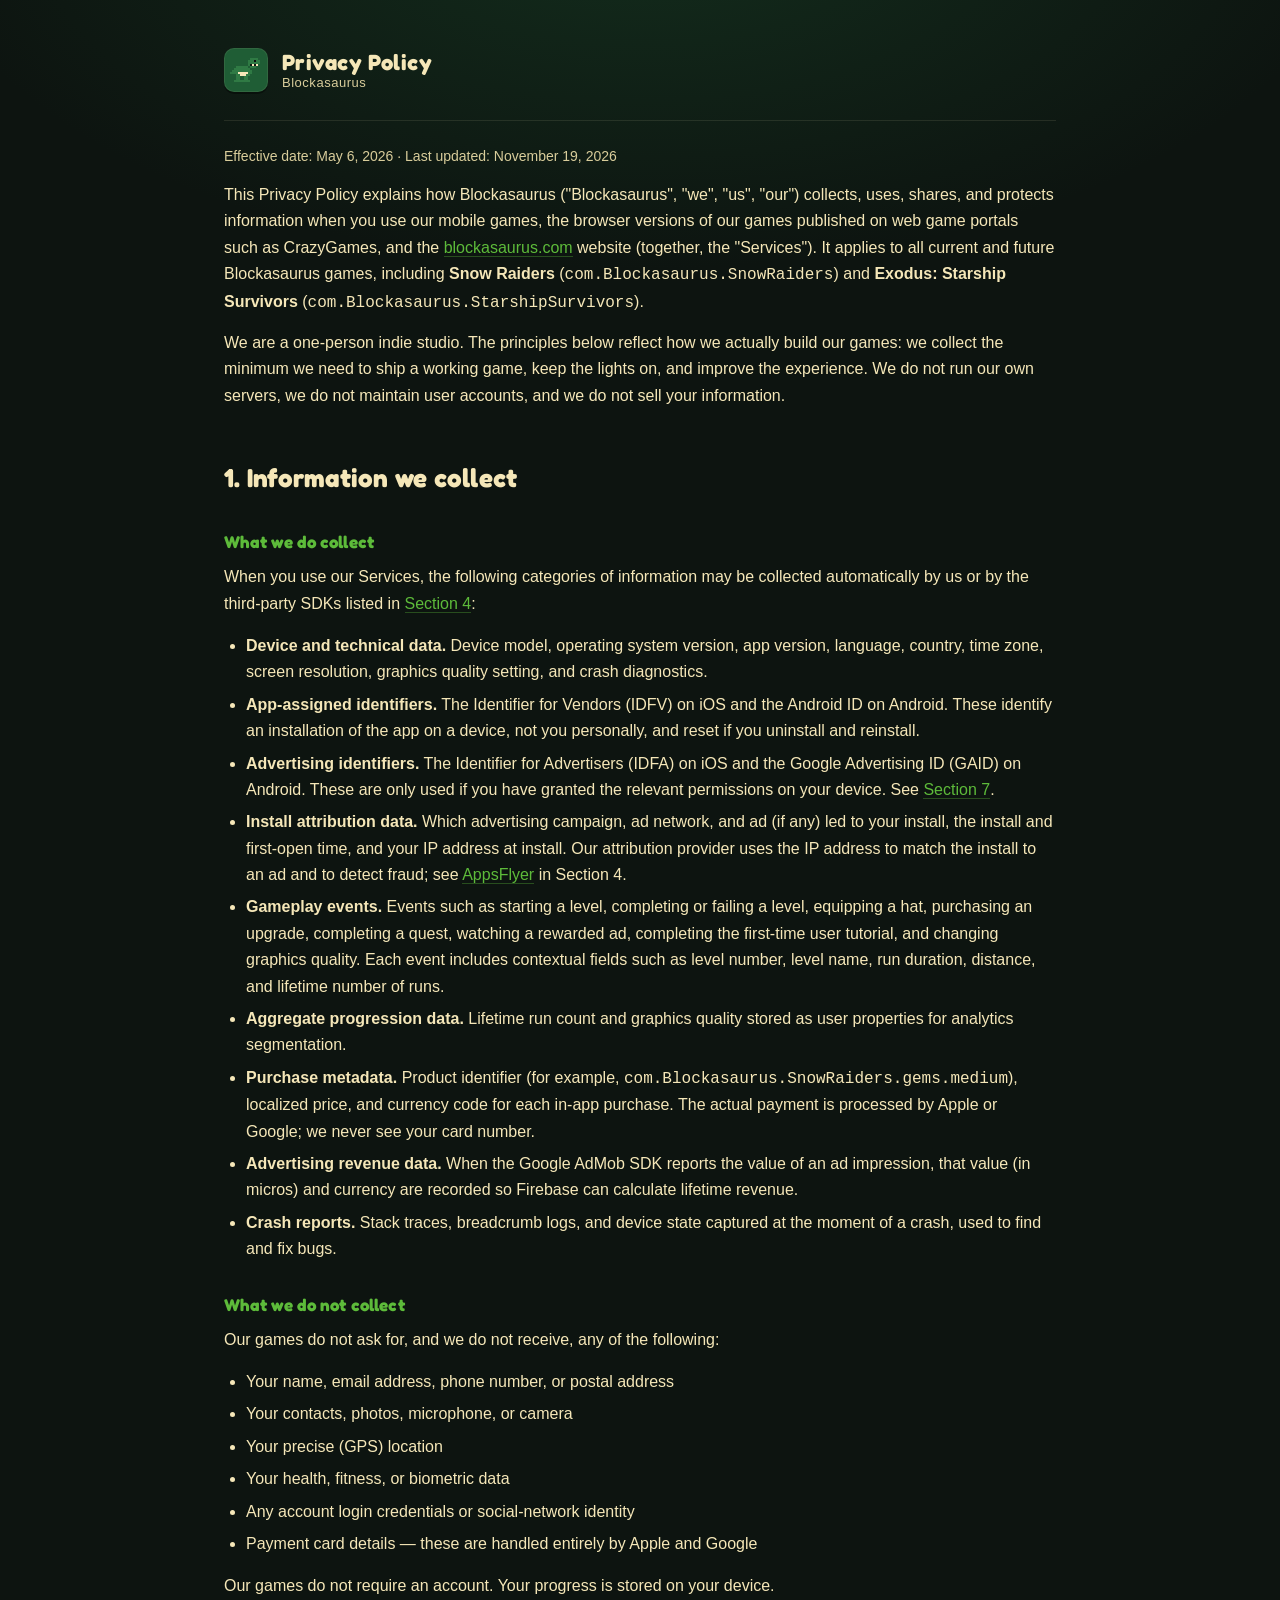
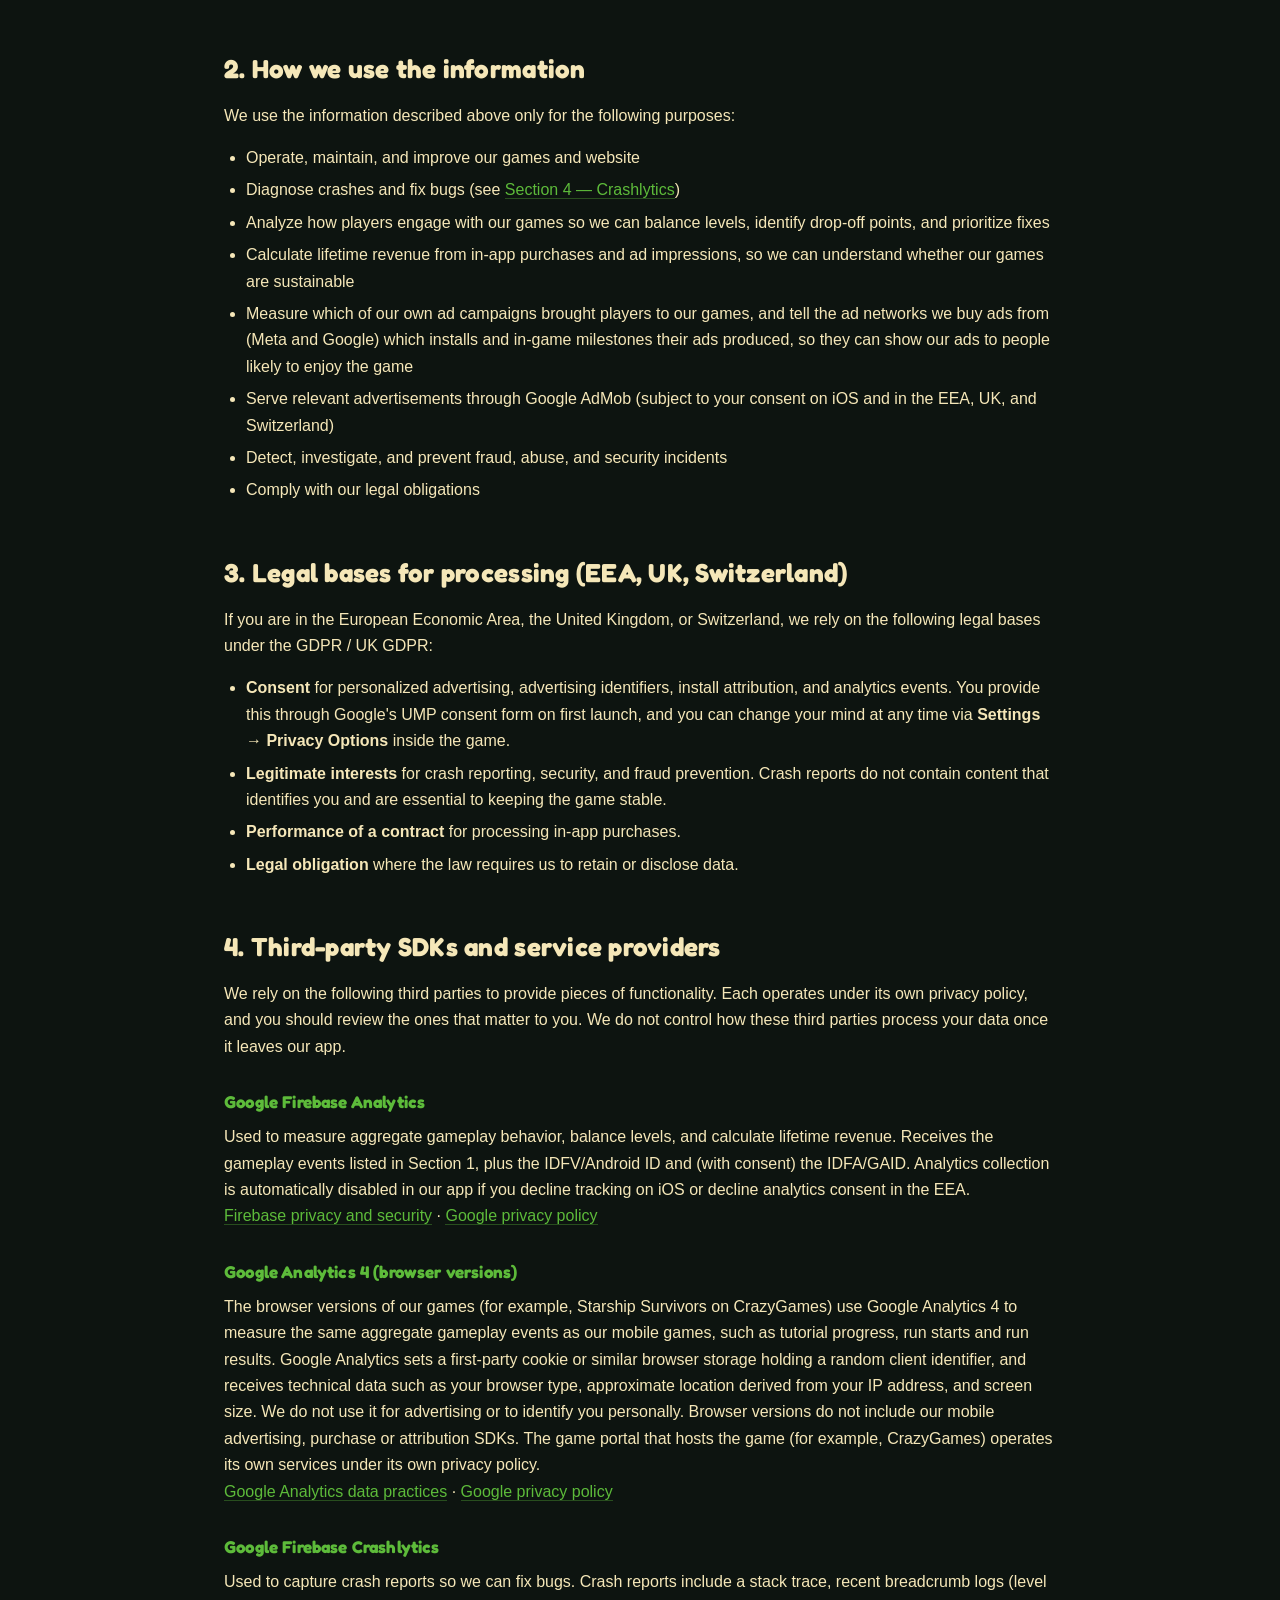
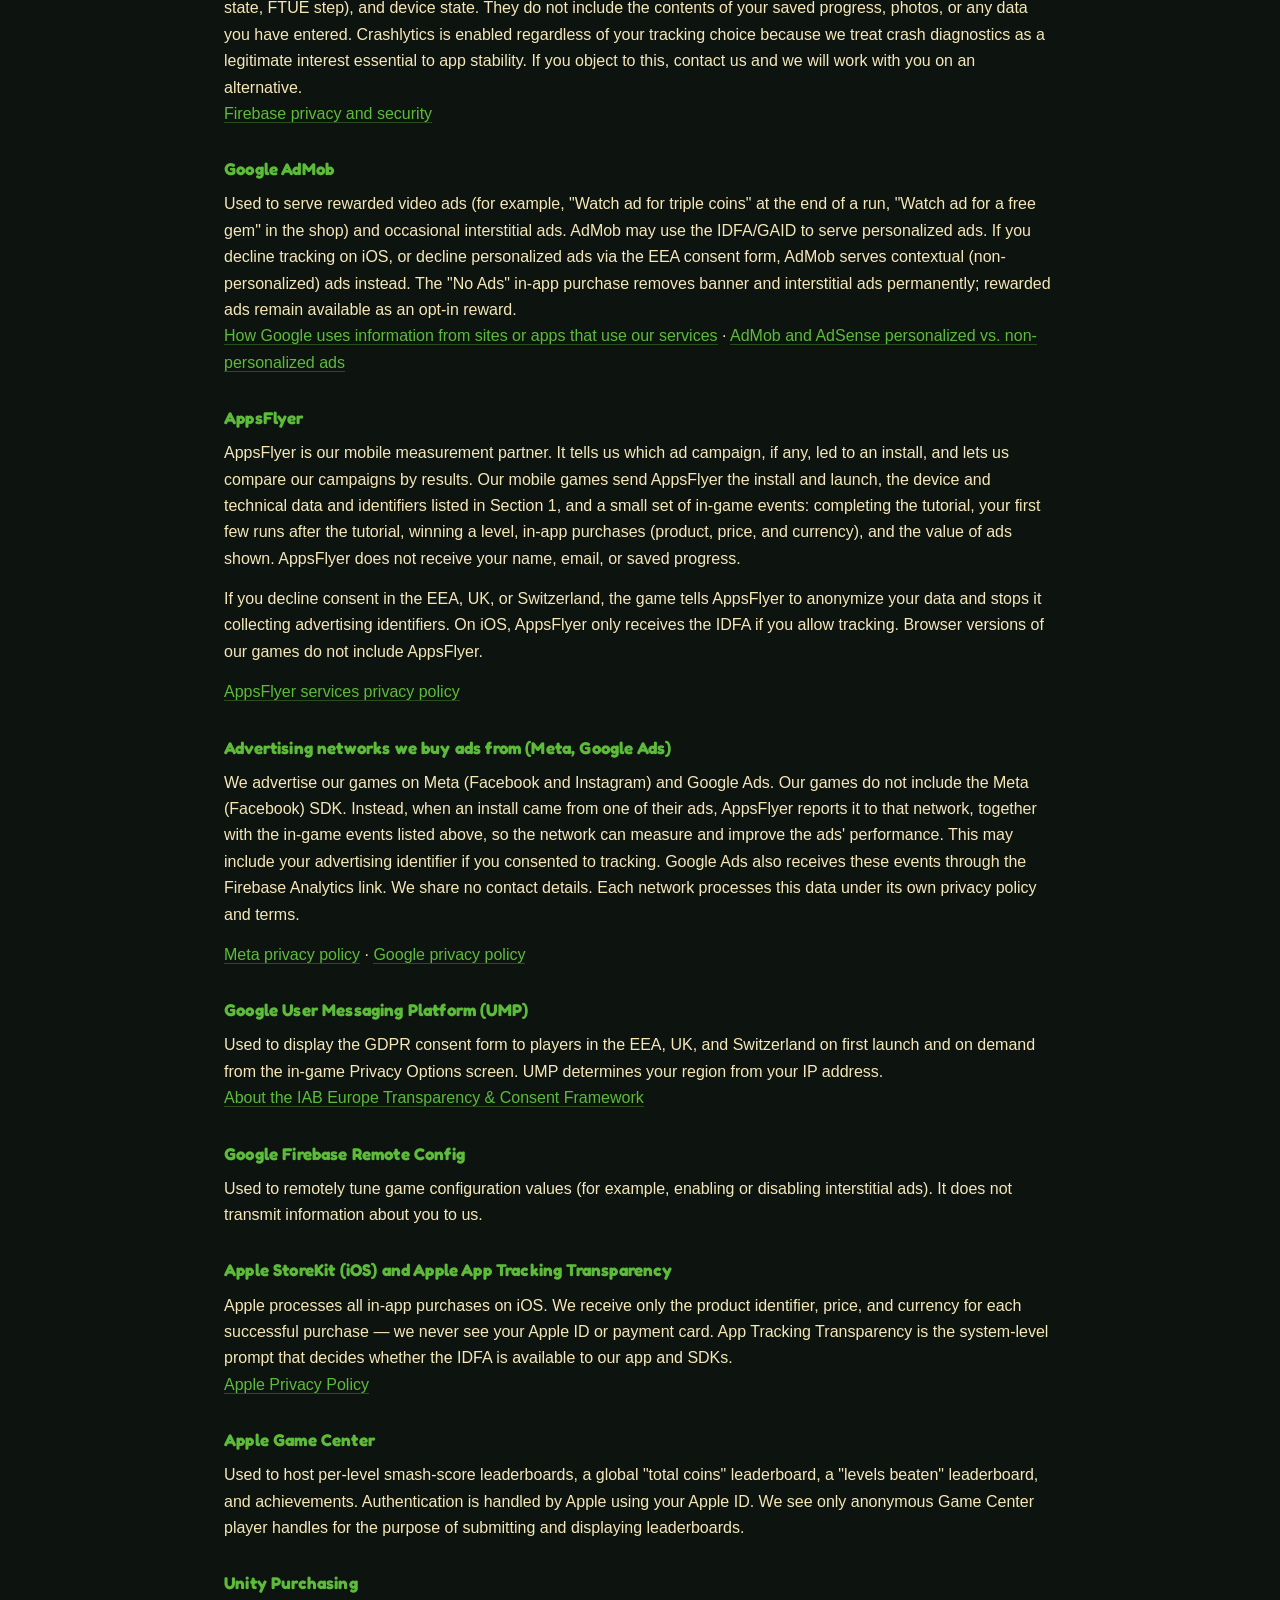
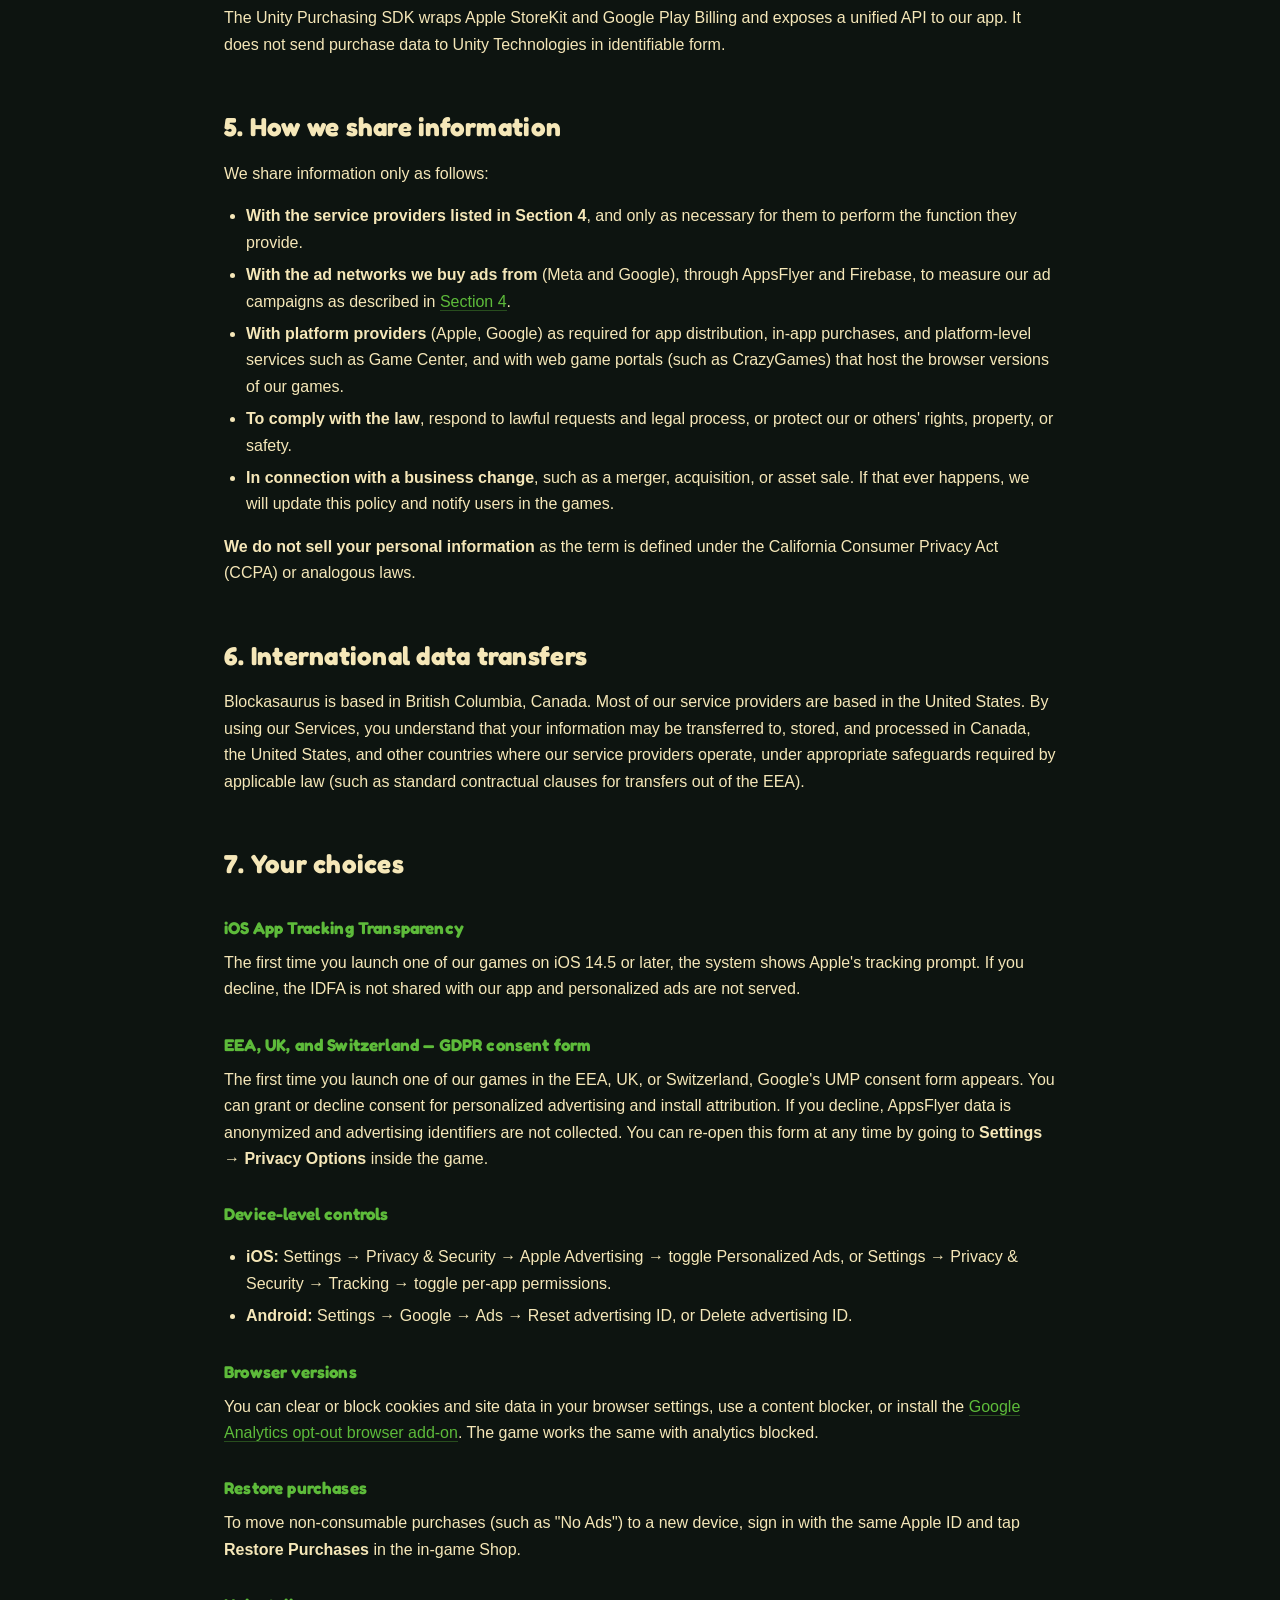
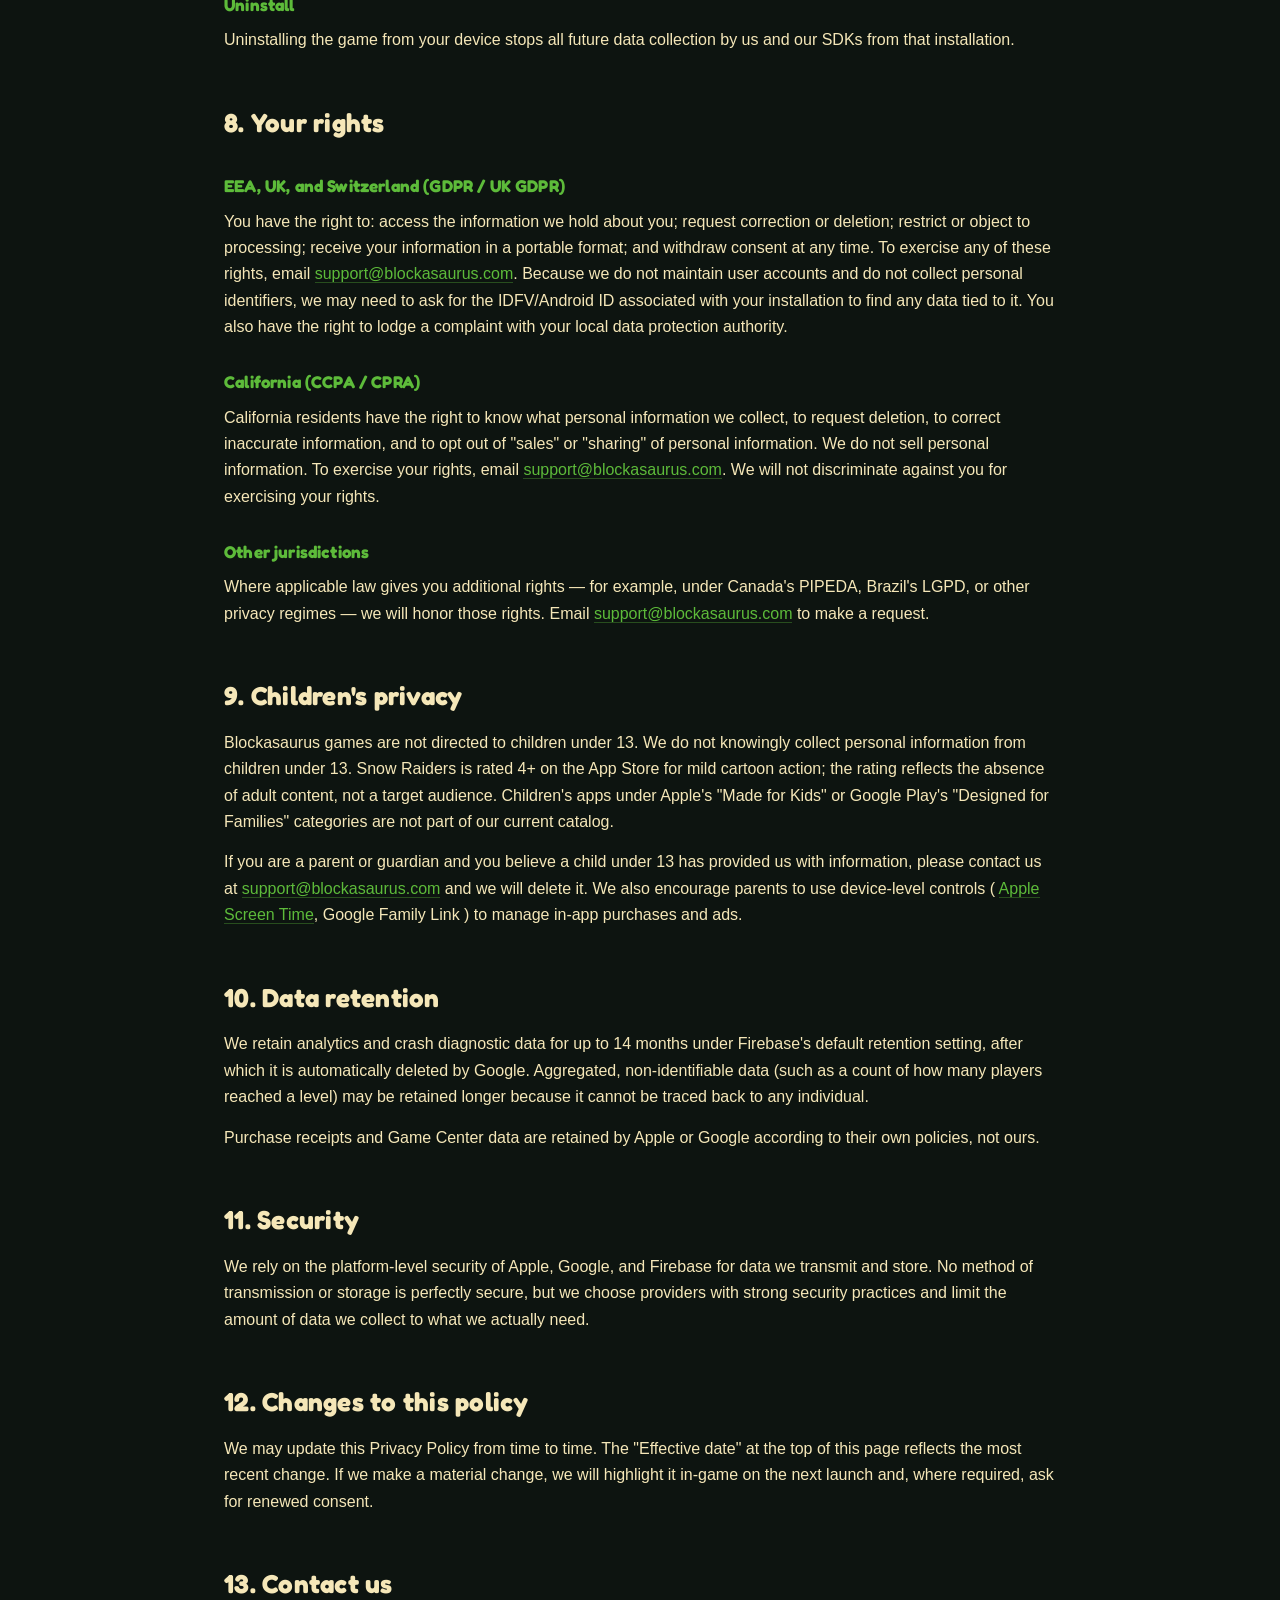
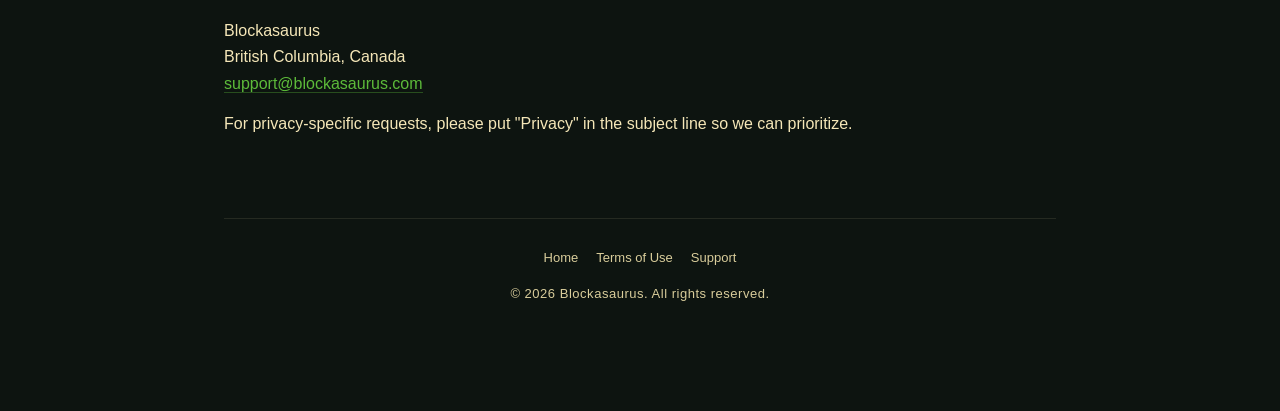
<file: privacy.html>
<!DOCTYPE html>
<html lang="en">
<head>
  <meta charset="UTF-8">
  <meta name="viewport" content="width=device-width, initial-scale=1.0">
  <meta name="description" content="Blockasaurus Privacy Policy — what data we collect through our games, how we use it, and the choices you have.">
  <meta name="theme-color" content="#0d1410">

  <link rel="icon" href="assets/blockasaurus-mark.svg" type="image/svg+xml">
  <link rel="apple-touch-icon" href="assets/blockasaurus-mark.svg">

  <link rel="preconnect" href="https://fonts.googleapis.com">
  <link rel="preconnect" href="https://fonts.gstatic.com" crossorigin>
  <link href="https://fonts.googleapis.com/css2?family=Fredoka:wght@500;700&display=swap" rel="stylesheet">

  <title>Privacy Policy — Blockasaurus</title>
  <link rel="stylesheet" href="_shared.css">
</head>
<body>
  <div class="container">
    <header class="site">
      <a href="index.html" class="logo" aria-label="Blockasaurus home" style="border: 0;">
        <img src="assets/blockasaurus-mark.svg" alt="">
      </a>
      <div class="wordmark">
        <h1>Privacy Policy</h1>
        <p class="subtitle">Blockasaurus</p>
      </div>
    </header>

    <p class="muted">Effective date: May 6, 2026 · Last updated: November 19, 2026</p>

    <p>
      This Privacy Policy explains how Blockasaurus ("Blockasaurus", "we", "us",
      "our") collects, uses, shares, and protects information when you use our
      mobile games, the browser versions of our games published on web game
      portals such as CrazyGames, and the
      <a href="https://blockasaurus.com">blockasaurus.com</a> website
      (together, the "Services"). It applies to all current and future
      Blockasaurus games, including <strong>Snow Raiders</strong>
      (<code>com.Blockasaurus.SnowRaiders</code>) and
      <strong>Exodus: Starship Survivors</strong>
      (<code>com.Blockasaurus.StarshipSurvivors</code>).
    </p>

    <p>
      We are a one-person indie studio. The principles below reflect how we
      actually build our games: we collect the minimum we need to ship a
      working game, keep the lights on, and improve the experience. We do not
      run our own servers, we do not maintain user accounts, and we do not
      sell your information.
    </p>

    <h2>1. Information we collect</h2>

    <h3>What we do collect</h3>
    <p>
      When you use our Services, the following categories of information may
      be collected automatically by us or by the third-party SDKs listed in
      <a href="#sdks">Section 4</a>:
    </p>
    <ul>
      <li><strong>Device and technical data.</strong> Device model, operating
        system version, app version, language, country, time zone, screen
        resolution, graphics quality setting, and crash diagnostics.</li>
      <li><strong>App-assigned identifiers.</strong> The Identifier for
        Vendors (IDFV) on iOS and the Android ID on Android. These identify
        an installation of the app on a device, not you personally, and reset
        if you uninstall and reinstall.</li>
      <li><strong>Advertising identifiers.</strong> The Identifier for
        Advertisers (IDFA) on iOS and the Google Advertising ID (GAID) on
        Android. These are only used if you have granted the relevant
        permissions on your device. See <a href="#choices">Section 7</a>.</li>
      <li><strong>Install attribution data.</strong> Which advertising
        campaign, ad network, and ad (if any) led to your install, the install
        and first-open time, and your IP address at install. Our attribution
        provider uses the IP address to match the install to an ad and to
        detect fraud; see <a href="#appsflyer">AppsFlyer</a> in Section 4.</li>
      <li><strong>Gameplay events.</strong> Events such as starting a level,
        completing or failing a level, equipping a hat, purchasing an upgrade,
        completing a quest, watching a rewarded ad, completing the first-time
        user tutorial, and changing graphics quality. Each event includes
        contextual fields such as level number, level name, run duration,
        distance, and lifetime number of runs.</li>
      <li><strong>Aggregate progression data.</strong> Lifetime run count and
        graphics quality stored as user properties for analytics segmentation.</li>
      <li><strong>Purchase metadata.</strong> Product identifier (for example,
        <code>com.Blockasaurus.SnowRaiders.gems.medium</code>), localized
        price, and currency code for each in-app purchase. The actual payment
        is processed by Apple or Google; we never see your card number.</li>
      <li><strong>Advertising revenue data.</strong> When the Google AdMob
        SDK reports the value of an ad impression, that value (in micros) and
        currency are recorded so Firebase can calculate lifetime revenue.</li>
      <li><strong>Crash reports.</strong> Stack traces, breadcrumb logs, and
        device state captured at the moment of a crash, used to find and fix
        bugs.</li>
    </ul>

    <h3>What we do not collect</h3>
    <p>
      Our games do not ask for, and we do not receive, any of the following:
    </p>
    <ul>
      <li>Your name, email address, phone number, or postal address</li>
      <li>Your contacts, photos, microphone, or camera</li>
      <li>Your precise (GPS) location</li>
      <li>Your health, fitness, or biometric data</li>
      <li>Any account login credentials or social-network identity</li>
      <li>Payment card details — these are handled entirely by Apple and Google</li>
    </ul>
    <p>
      Our games do not require an account. Your progress is stored on your
      device.
    </p>

    <h2>2. How we use the information</h2>
    <p>We use the information described above only for the following purposes:</p>
    <ul>
      <li>Operate, maintain, and improve our games and website</li>
      <li>Diagnose crashes and fix bugs (see <a href="#crashlytics">Section 4 — Crashlytics</a>)</li>
      <li>Analyze how players engage with our games so we can balance levels, identify drop-off points, and prioritize fixes</li>
      <li>Calculate lifetime revenue from in-app purchases and ad impressions, so we can understand whether our games are sustainable</li>
      <li>Measure which of our own ad campaigns brought players to our games, and tell the ad networks we buy ads from (Meta and Google) which installs and in-game milestones their ads produced, so they can show our ads to people likely to enjoy the game</li>
      <li>Serve relevant advertisements through Google AdMob (subject to your consent on iOS and in the EEA, UK, and Switzerland)</li>
      <li>Detect, investigate, and prevent fraud, abuse, and security incidents</li>
      <li>Comply with our legal obligations</li>
    </ul>

    <h2>3. Legal bases for processing (EEA, UK, Switzerland)</h2>
    <p>
      If you are in the European Economic Area, the United Kingdom, or
      Switzerland, we rely on the following legal bases under the GDPR / UK
      GDPR:
    </p>
    <ul>
      <li><strong>Consent</strong> for personalized advertising, advertising
        identifiers, install attribution, and analytics events. You provide this through Google's
        UMP consent form on first launch, and you can change your mind at any
        time via <strong>Settings → Privacy Options</strong> inside the game.</li>
      <li><strong>Legitimate interests</strong> for crash reporting, security,
        and fraud prevention. Crash reports do not contain content that
        identifies you and are essential to keeping the game stable.</li>
      <li><strong>Performance of a contract</strong> for processing in-app
        purchases.</li>
      <li><strong>Legal obligation</strong> where the law requires us to
        retain or disclose data.</li>
    </ul>

    <h2 id="sdks">4. Third-party SDKs and service providers</h2>
    <p>
      We rely on the following third parties to provide pieces of
      functionality. Each operates under its own privacy policy, and you
      should review the ones that matter to you. We do not control how these
      third parties process your data once it leaves our app.
    </p>

    <h3>Google Firebase Analytics</h3>
    <p>
      Used to measure aggregate gameplay behavior, balance levels, and
      calculate lifetime revenue. Receives the gameplay events listed in
      Section 1, plus the IDFV/Android ID and (with consent) the IDFA/GAID.
      Analytics collection is automatically disabled in our app if you
      decline tracking on iOS or decline analytics consent in the EEA.
      <br><a href="https://firebase.google.com/support/privacy">Firebase privacy and security</a>
      ·
      <a href="https://policies.google.com/privacy">Google privacy policy</a>
    </p>

    <h3 id="ga4-web">Google Analytics 4 (browser versions)</h3>
    <p>
      The browser versions of our games (for example, Starship Survivors on
      CrazyGames) use Google Analytics 4 to measure the same aggregate gameplay
      events as our mobile games, such as tutorial progress, run starts and
      run results. Google Analytics sets a first-party cookie or similar
      browser storage holding a random client identifier, and receives
      technical data such as your browser type, approximate location derived
      from your IP address, and screen size. We do not use it for advertising
      or to identify you personally. Browser versions do not include our
      mobile advertising, purchase or attribution SDKs. The game portal that
      hosts the game (for example, CrazyGames) operates its own services under
      its own privacy policy.
      <br><a href="https://support.google.com/analytics/answer/6004245">Google Analytics data practices</a>
      ·
      <a href="https://policies.google.com/privacy">Google privacy policy</a>
    </p>

    <h3 id="crashlytics">Google Firebase Crashlytics</h3>
    <p>
      Used to capture crash reports so we can fix bugs. Crash reports include
      a stack trace, recent breadcrumb logs (level state, FTUE step), and
      device state. They do not include the contents of your saved progress,
      photos, or any data you have entered. Crashlytics is enabled regardless
      of your tracking choice because we treat crash diagnostics as a
      legitimate interest essential to app stability. If you object to this,
      contact us and we will work with you on an alternative.
      <br><a href="https://firebase.google.com/support/privacy">Firebase privacy and security</a>
    </p>

    <h3>Google AdMob</h3>
    <p>
      Used to serve rewarded video ads (for example, "Watch ad for triple
      coins" at the end of a run, "Watch ad for a free gem" in the shop) and
      occasional interstitial ads. AdMob may use the IDFA/GAID to serve
      personalized ads. If you decline tracking on iOS, or decline
      personalized ads via the EEA consent form, AdMob serves
      contextual (non-personalized) ads instead. The "No Ads" in-app purchase
      removes banner and interstitial ads permanently; rewarded ads remain
      available as an opt-in reward.
      <br><a href="https://policies.google.com/technologies/ads">How Google uses information from sites or apps that use our services</a>
      ·
      <a href="https://support.google.com/admob/answer/6128543">AdMob and AdSense personalized vs. non-personalized ads</a>
    </p>

    <h3 id="appsflyer">AppsFlyer</h3>
    <p>
      AppsFlyer is our mobile measurement partner. It tells us which ad
      campaign, if any, led to an install, and lets us compare our campaigns
      by results. Our mobile games send AppsFlyer the install and launch, the
      device and technical data and identifiers listed in Section 1, and a
      small set of in-game events: completing the tutorial, your first few
      runs after the tutorial, winning a level, in-app purchases (product,
      price, and currency), and the value of ads shown. AppsFlyer does not
      receive your name, email, or saved progress.
    </p>
    <p>
      If you decline consent in the EEA, UK, or Switzerland, the game tells
      AppsFlyer to anonymize your data and stops it collecting advertising
      identifiers. On iOS, AppsFlyer only receives the IDFA if you allow
      tracking. Browser versions of our games do not include AppsFlyer.
    </p>
    <p>
      <a href="https://www.appsflyer.com/legal/services-privacy-policy/" rel="noopener" target="_blank">AppsFlyer services privacy policy</a>
    </p>

    <h3 id="ad-networks">Advertising networks we buy ads from (Meta, Google Ads)</h3>
    <p>
      We advertise our games on Meta (Facebook and Instagram) and Google Ads.
      Our games do not include the Meta (Facebook) SDK. Instead, when an
      install came from one of their ads, AppsFlyer reports it to that
      network, together with the in-game events listed above, so the network
      can measure and improve the ads' performance. This may include your
      advertising identifier if you consented to tracking. Google Ads also
      receives these events through the Firebase Analytics link. We share no
      contact details. Each network processes this data under its own
      privacy policy and terms.
    </p>
    <p>
      <a href="https://www.facebook.com/privacy/policy/" rel="noopener" target="_blank">Meta privacy policy</a>
      ·
      <a href="https://policies.google.com/privacy" rel="noopener" target="_blank">Google privacy policy</a>
    </p>

    <h3>Google User Messaging Platform (UMP)</h3>
    <p>
      Used to display the GDPR consent form to players in the EEA, UK, and
      Switzerland on first launch and on demand from the in-game Privacy
      Options screen. UMP determines your region from your IP address.
      <br><a href="https://support.google.com/admob/answer/10113207">About the IAB Europe Transparency &amp; Consent Framework</a>
    </p>

    <h3>Google Firebase Remote Config</h3>
    <p>
      Used to remotely tune game configuration values (for example, enabling
      or disabling interstitial ads). It does not transmit information about
      you to us.
    </p>

    <h3>Apple StoreKit (iOS) and Apple App Tracking Transparency</h3>
    <p>
      Apple processes all in-app purchases on iOS. We receive only the
      product identifier, price, and currency for each successful purchase —
      we never see your Apple ID or payment card. App Tracking Transparency
      is the system-level prompt that decides whether the IDFA is available
      to our app and SDKs.
      <br><a href="https://www.apple.com/legal/privacy/">Apple Privacy Policy</a>
    </p>

    <h3>Apple Game Center</h3>
    <p>
      Used to host per-level smash-score leaderboards, a global "total coins"
      leaderboard, a "levels beaten" leaderboard, and achievements.
      Authentication is handled by Apple using your Apple ID. We see only
      anonymous Game Center player handles for the purpose of submitting and
      displaying leaderboards.
    </p>

    <h3>Unity Purchasing</h3>
    <p>
      The Unity Purchasing SDK wraps Apple StoreKit and Google Play Billing
      and exposes a unified API to our app. It does not send purchase data
      to Unity Technologies in identifiable form.
    </p>

    <h2>5. How we share information</h2>
    <p>
      We share information only as follows:
    </p>
    <ul>
      <li><strong>With the service providers listed in Section 4</strong>,
        and only as necessary for them to perform the function they provide.</li>
      <li><strong>With the ad networks we buy ads from</strong> (Meta and
        Google), through AppsFlyer and Firebase, to measure our ad campaigns
        as described in <a href="#ad-networks">Section 4</a>.</li>
      <li><strong>With platform providers</strong> (Apple, Google) as required
        for app distribution, in-app purchases, and platform-level services
        such as Game Center, and with web game portals (such as CrazyGames)
        that host the browser versions of our games.</li>
      <li><strong>To comply with the law</strong>, respond to lawful requests
        and legal process, or protect our or others' rights, property, or
        safety.</li>
      <li><strong>In connection with a business change</strong>, such as a
        merger, acquisition, or asset sale. If that ever happens, we will
        update this policy and notify users in the games.</li>
    </ul>
    <p>
      <strong>We do not sell your personal information</strong> as the term
      is defined under the California Consumer Privacy Act (CCPA) or
      analogous laws.
    </p>

    <h2>6. International data transfers</h2>
    <p>
      Blockasaurus is based in British Columbia, Canada. Most of our service
      providers are based in the United States. By using our Services, you
      understand that your information may be transferred to, stored, and
      processed in Canada, the United States, and other countries where our
      service providers operate, under appropriate safeguards required by
      applicable law (such as standard contractual clauses for transfers out
      of the EEA).
    </p>

    <h2 id="choices">7. Your choices</h2>

    <h3>iOS App Tracking Transparency</h3>
    <p>
      The first time you launch one of our games on iOS 14.5 or later, the
      system shows Apple's tracking prompt. If you decline, the IDFA is not
      shared with our app and personalized ads are not served.
    </p>

    <h3>EEA, UK, and Switzerland — GDPR consent form</h3>
    <p>
      The first time you launch one of our games in the EEA, UK, or
      Switzerland, Google's UMP consent form appears. You can grant or
      decline consent for personalized advertising and install attribution.
      If you decline, AppsFlyer data is anonymized and advertising
      identifiers are not collected. You can re-open this
      form at any time by going to <strong>Settings → Privacy Options</strong>
      inside the game.
    </p>

    <h3>Device-level controls</h3>
    <ul>
      <li><strong>iOS:</strong> Settings → Privacy &amp; Security → Apple
        Advertising → toggle Personalized Ads, or Settings → Privacy &amp;
        Security → Tracking → toggle per-app permissions.</li>
      <li><strong>Android:</strong> Settings → Google → Ads → Reset
        advertising ID, or Delete advertising ID.</li>
    </ul>

    <h3>Browser versions</h3>
    <p>
      You can clear or block cookies and site data in your browser settings,
      use a content blocker, or install the
      <a href="https://tools.google.com/dlpage/gaoptout">Google Analytics opt-out browser add-on</a>.
      The game works the same with analytics blocked.
    </p>

    <h3>Restore purchases</h3>
    <p>
      To move non-consumable purchases (such as "No Ads") to a new device,
      sign in with the same Apple ID and tap <strong>Restore Purchases</strong>
      in the in-game Shop.
    </p>

    <h3>Uninstall</h3>
    <p>
      Uninstalling the game from your device stops all future data
      collection by us and our SDKs from that installation.
    </p>

    <h2>8. Your rights</h2>

    <h3>EEA, UK, and Switzerland (GDPR / UK GDPR)</h3>
    <p>
      You have the right to: access the information we hold about you;
      request correction or deletion; restrict or object to processing;
      receive your information in a portable format; and withdraw consent at
      any time. To exercise any of these rights, email
      <a href="mailto:support@blockasaurus.com">support@blockasaurus.com</a>.
      Because we do not maintain user accounts and do not collect personal
      identifiers, we may need to ask for the IDFV/Android ID associated
      with your installation to find any data tied to it. You also have the
      right to lodge a complaint with your local data protection authority.
    </p>

    <h3>California (CCPA / CPRA)</h3>
    <p>
      California residents have the right to know what personal information
      we collect, to request deletion, to correct inaccurate information,
      and to opt out of "sales" or "sharing" of personal information. We do
      not sell personal information. To exercise your rights, email
      <a href="mailto:support@blockasaurus.com">support@blockasaurus.com</a>.
      We will not discriminate against you for exercising your rights.
    </p>

    <h3>Other jurisdictions</h3>
    <p>
      Where applicable law gives you additional rights — for example, under
      Canada's PIPEDA, Brazil's LGPD, or other privacy regimes — we will
      honor those rights. Email
      <a href="mailto:support@blockasaurus.com">support@blockasaurus.com</a>
      to make a request.
    </p>

    <h2>9. Children's privacy</h2>
    <p>
      Blockasaurus games are not directed to children under 13. We do not
      knowingly collect personal information from children under 13. Snow
      Raiders is rated 4+ on the App Store for mild cartoon action; the
      rating reflects the absence of adult content, not a target audience.
      Children's apps under Apple's "Made for Kids" or Google Play's
      "Designed for Families" categories are not part of our current
      catalog.
    </p>
    <p>
      If you are a parent or guardian and you believe a child under 13 has
      provided us with information, please contact us at
      <a href="mailto:support@blockasaurus.com">support@blockasaurus.com</a>
      and we will delete it. We also encourage parents to use device-level
      controls (
      <a href="https://support.apple.com/en-us/HT201304">Apple Screen Time</a>,
      Google Family Link
      ) to manage in-app purchases and ads.
    </p>

    <h2>10. Data retention</h2>
    <p>
      We retain analytics and crash diagnostic data for up to 14 months
      under Firebase's default retention setting, after which it is
      automatically deleted by Google. Aggregated, non-identifiable data
      (such as a count of how many players reached a level) may be retained
      longer because it cannot be traced back to any individual.
    </p>
    <p>
      Purchase receipts and Game Center data are retained by Apple or
      Google according to their own policies, not ours.
    </p>

    <h2>11. Security</h2>
    <p>
      We rely on the platform-level security of Apple, Google, and Firebase
      for data we transmit and store. No method of transmission or storage
      is perfectly secure, but we choose providers with strong security
      practices and limit the amount of data we collect to what we actually
      need.
    </p>

    <h2>12. Changes to this policy</h2>
    <p>
      We may update this Privacy Policy from time to time. The "Effective
      date" at the top of this page reflects the most recent change. If we
      make a material change, we will highlight it in-game on the next
      launch and, where required, ask for renewed consent.
    </p>

    <h2>13. Contact us</h2>
    <p>
      Blockasaurus<br>
      British Columbia, Canada<br>
      <a href="mailto:support@blockasaurus.com">support@blockasaurus.com</a>
    </p>
    <p>
      For privacy-specific requests, please put "Privacy" in the subject
      line so we can prioritize.
    </p>

    <footer class="site">
      <div class="footer-links">
        <a href="index.html">Home</a>
        <a href="terms.html">Terms of Use</a>
        <a href="support.html">Support</a>
      </div>
      <p class="copyright">© 2026 Blockasaurus. All rights reserved.</p>
    </footer>
  </div>
</body>
</html>
</file>
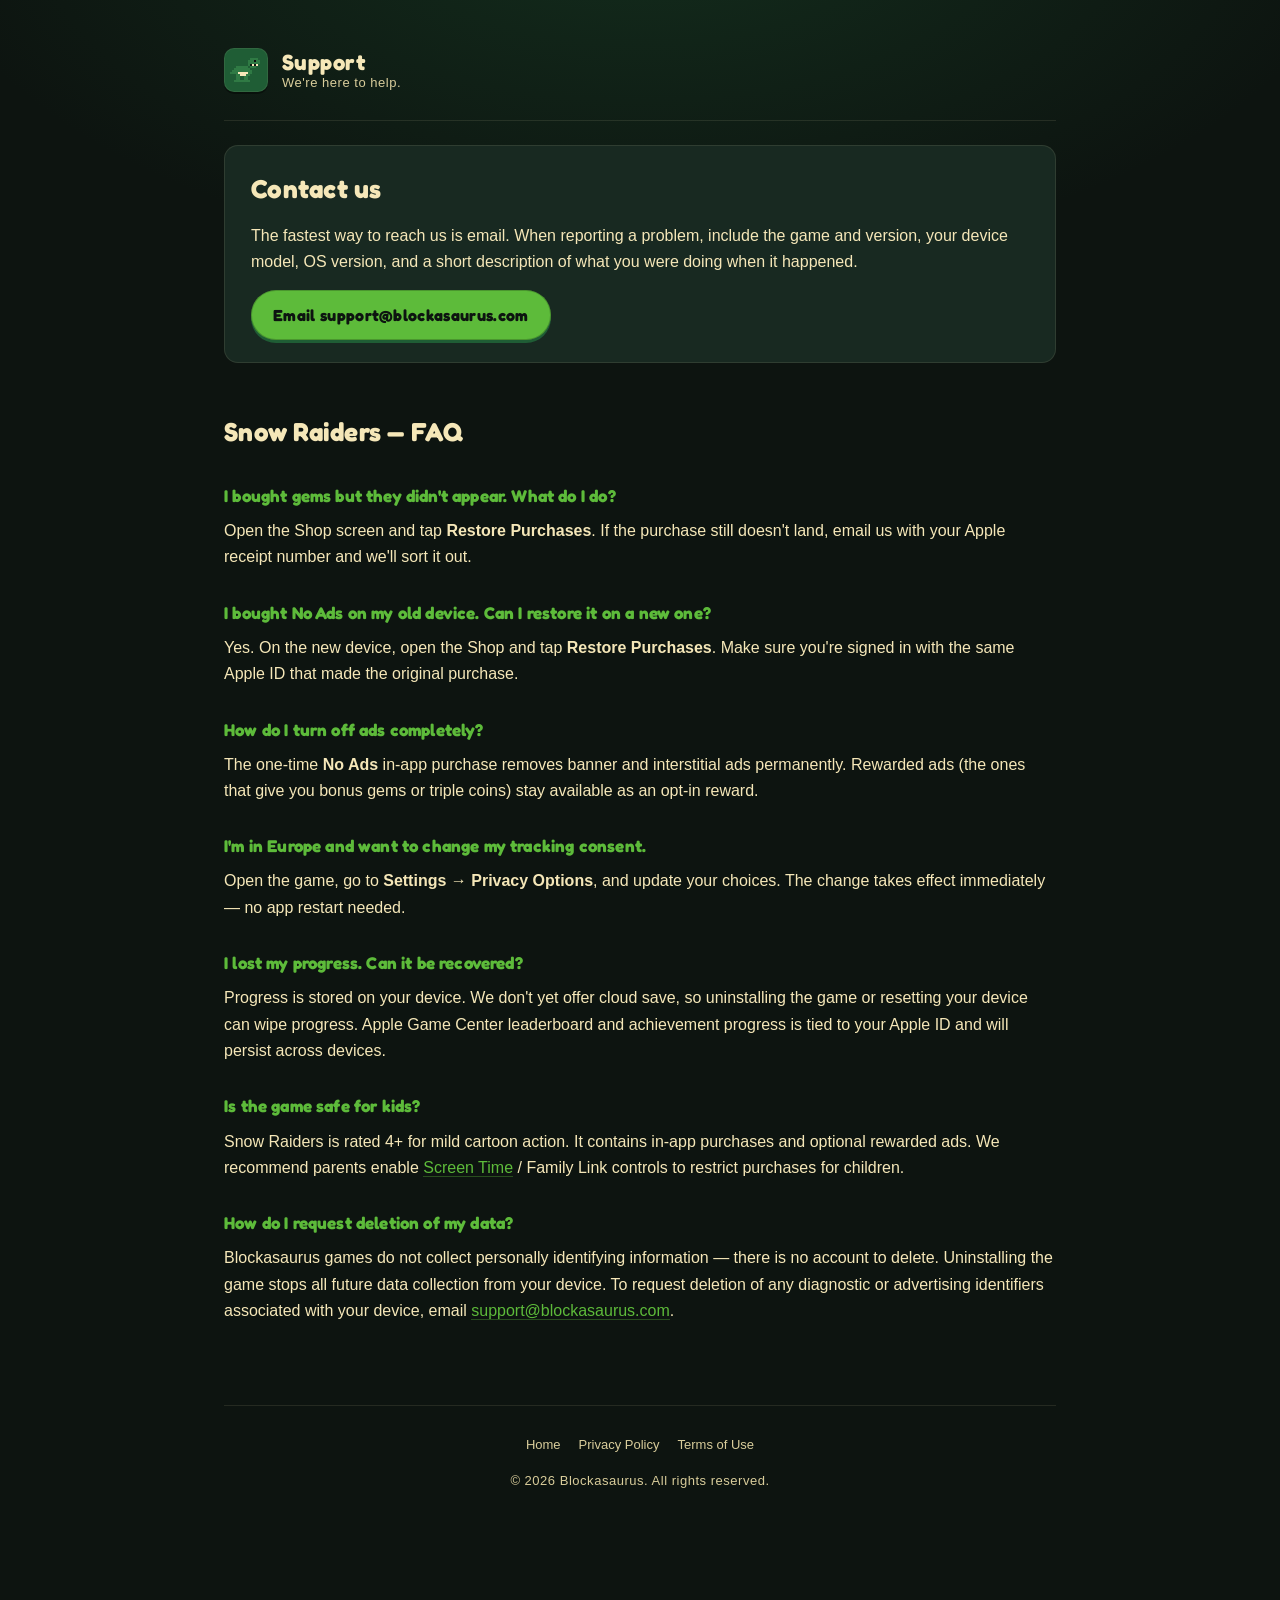
<file: support.html>
<!DOCTYPE html>
<html lang="en">
<head>
  <meta charset="UTF-8">
  <meta name="viewport" content="width=device-width, initial-scale=1.0">
  <meta name="description" content="Blockasaurus Support — get help with our games, including Snow Raiders.">
  <meta name="theme-color" content="#0d1410">

  <link rel="icon" href="assets/blockasaurus-mark.svg" type="image/svg+xml">
  <link rel="apple-touch-icon" href="assets/blockasaurus-mark.svg">

  <link rel="preconnect" href="https://fonts.googleapis.com">
  <link rel="preconnect" href="https://fonts.gstatic.com" crossorigin>
  <link href="https://fonts.googleapis.com/css2?family=Fredoka:wght@500;700&display=swap" rel="stylesheet">

  <title>Support — Blockasaurus</title>
  <link rel="stylesheet" href="_shared.css">
</head>
<body>
  <div class="container">
    <header class="site">
      <a href="index.html" class="logo" aria-label="Blockasaurus home" style="border: 0;">
        <img src="assets/blockasaurus-mark.svg" alt="">
      </a>
      <div class="wordmark">
        <h1>Support</h1>
        <p class="subtitle">We're here to help.</p>
      </div>
    </header>

    <section class="panel">
      <h2 style="margin-top: 0;">Contact us</h2>
      <p>
        The fastest way to reach us is email. When reporting a problem, include
        the game and version, your device model, OS version, and a short
        description of what you were doing when it happened.
      </p>
      <div class="cta-row">
        <a class="cta" href="mailto:support@blockasaurus.com?subject=Blockasaurus%20Support">
          Email support@blockasaurus.com
        </a>
      </div>
    </section>

    <section aria-labelledby="snow-raiders-faq">
      <h2 id="snow-raiders-faq">Snow Raiders — FAQ</h2>

      <h3>I bought gems but they didn't appear. What do I do?</h3>
      <p>
        Open the Shop screen and tap <strong>Restore Purchases</strong>. If the
        purchase still doesn't land, email us with your Apple receipt number
        and we'll sort it out.
      </p>

      <h3>I bought No Ads on my old device. Can I restore it on a new one?</h3>
      <p>
        Yes. On the new device, open the Shop and tap
        <strong>Restore Purchases</strong>. Make sure you're signed in with the
        same Apple ID that made the original purchase.
      </p>

      <h3>How do I turn off ads completely?</h3>
      <p>
        The one-time <strong>No Ads</strong> in-app purchase removes banner and
        interstitial ads permanently. Rewarded ads (the ones that give you
        bonus gems or triple coins) stay available as an opt-in reward.
      </p>

      <h3>I'm in Europe and want to change my tracking consent.</h3>
      <p>
        Open the game, go to <strong>Settings → Privacy Options</strong>, and
        update your choices. The change takes effect immediately — no app
        restart needed.
      </p>

      <h3>I lost my progress. Can it be recovered?</h3>
      <p>
        Progress is stored on your device. We don't yet offer cloud save, so
        uninstalling the game or resetting your device can wipe progress.
        Apple Game Center leaderboard and achievement progress is tied to your
        Apple ID and will persist across devices.
      </p>

      <h3>Is the game safe for kids?</h3>
      <p>
        Snow Raiders is rated 4+ for mild cartoon action. It contains in-app
        purchases and optional rewarded ads. We recommend parents enable
        <a href="https://support.apple.com/en-us/HT201304">Screen Time</a> /
        Family Link controls to restrict purchases for children.
      </p>

      <h3>How do I request deletion of my data?</h3>
      <p>
        Blockasaurus games do not collect personally identifying information —
        there is no account to delete. Uninstalling the game stops all future
        data collection from your device. To request deletion of any
        diagnostic or advertising identifiers associated with your device,
        email <a href="mailto:support@blockasaurus.com">support@blockasaurus.com</a>.
      </p>
    </section>

    <footer class="site">
      <div class="footer-links">
        <a href="index.html">Home</a>
        <a href="privacy.html">Privacy Policy</a>
        <a href="terms.html">Terms of Use</a>
      </div>
      <p class="copyright">© 2026 Blockasaurus. All rights reserved.</p>
    </footer>
  </div>
</body>
</html>
</file>
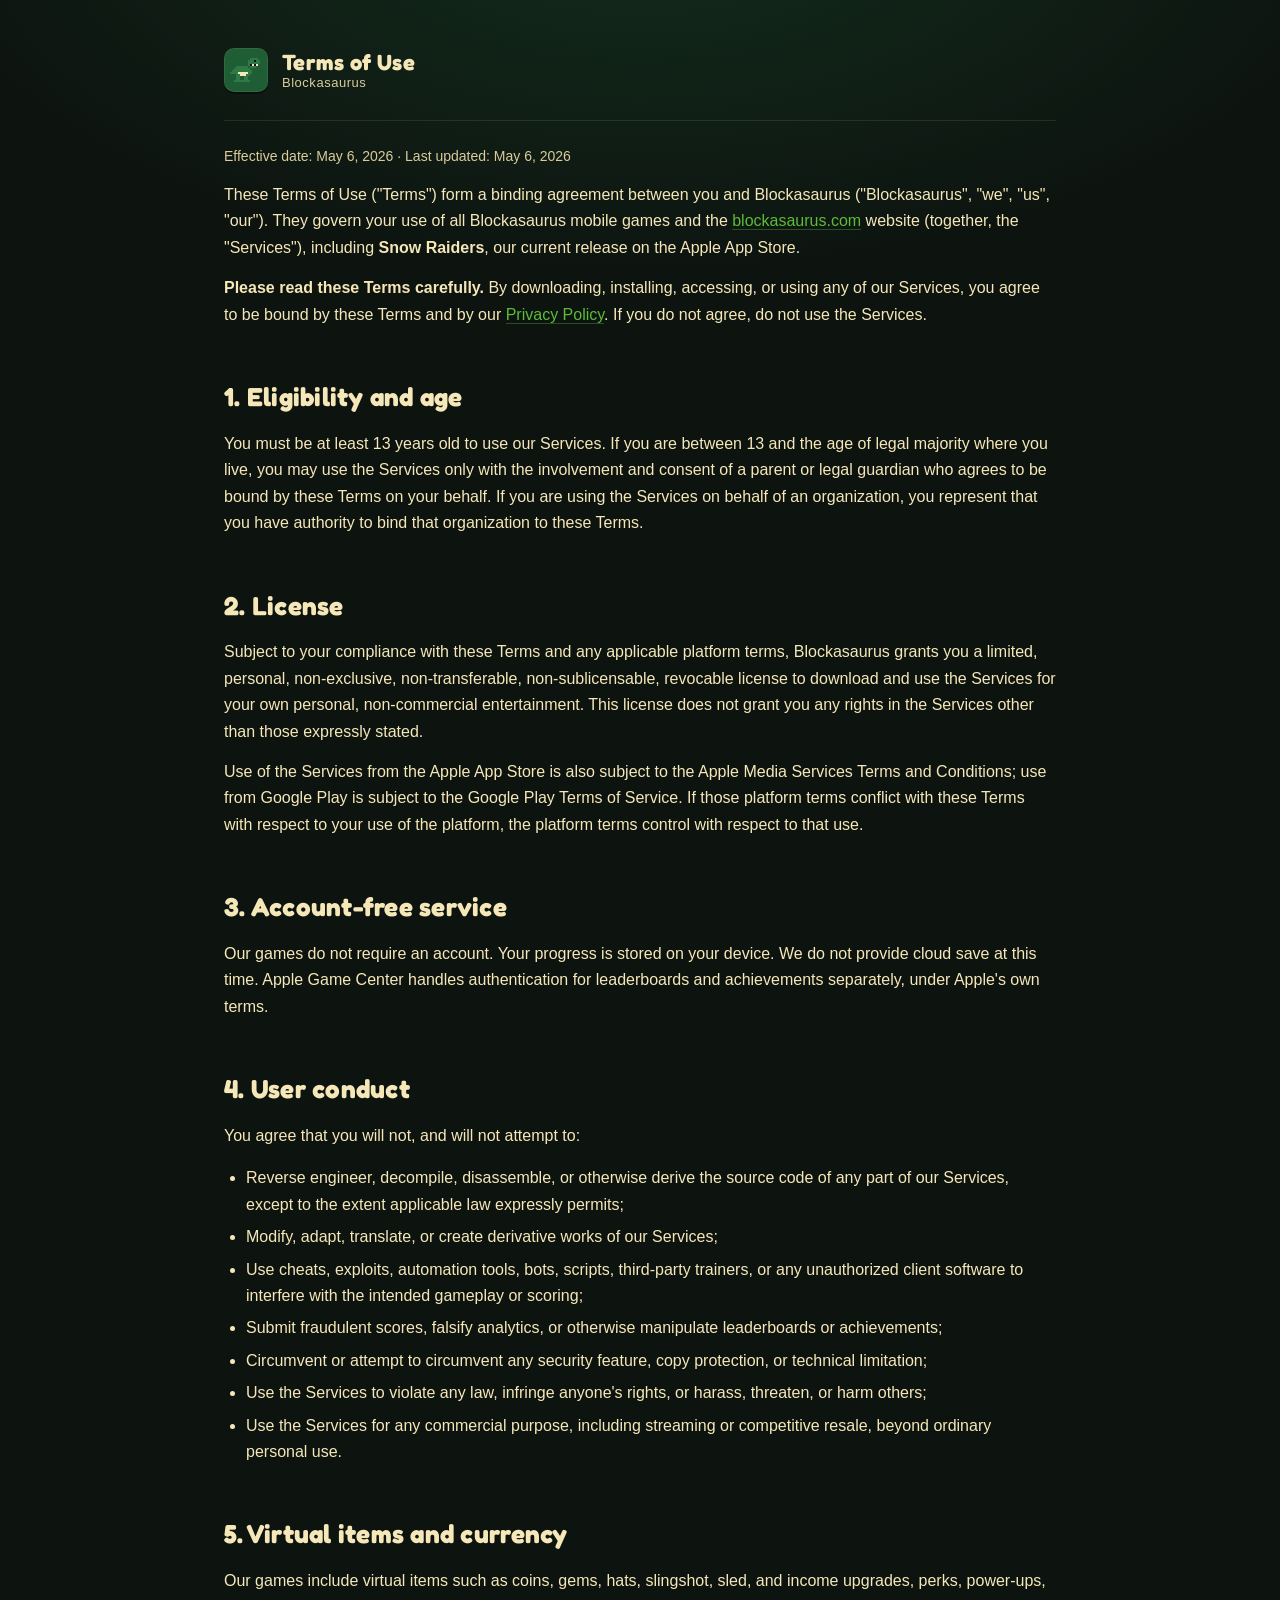
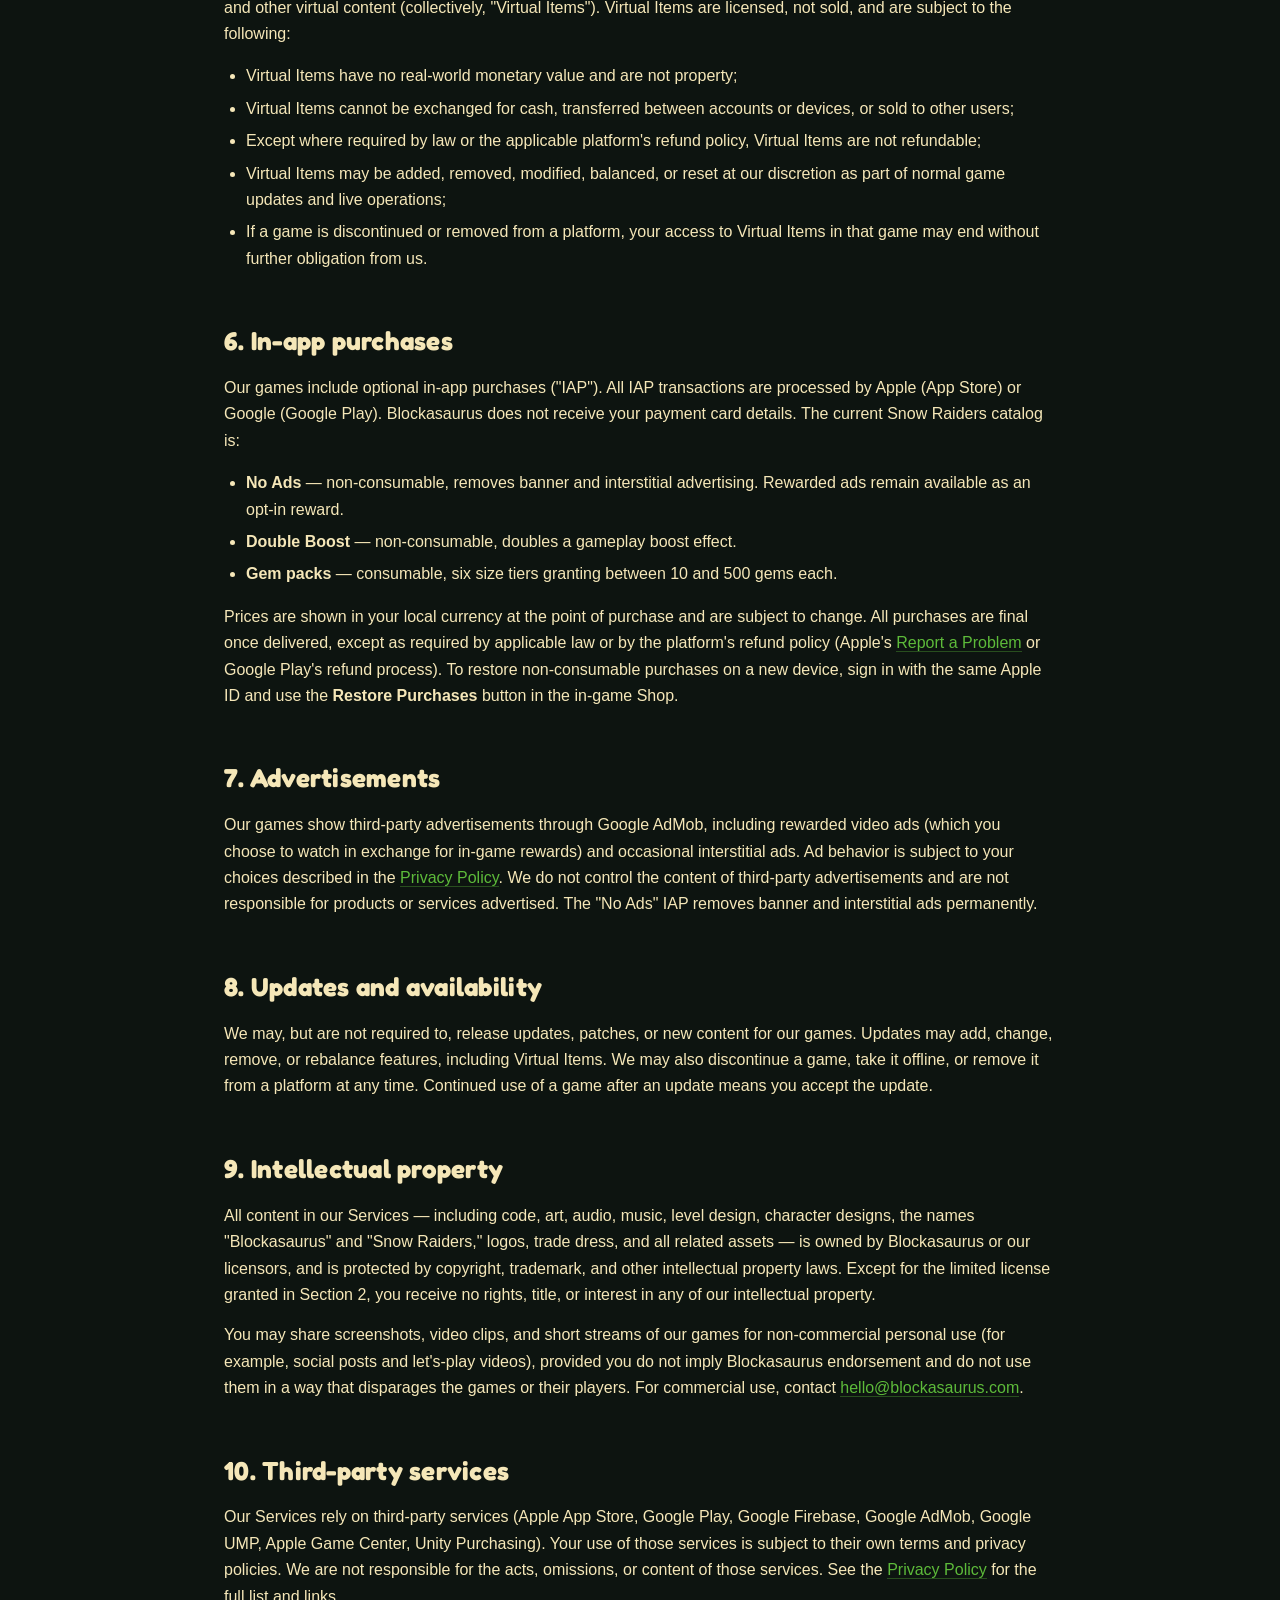
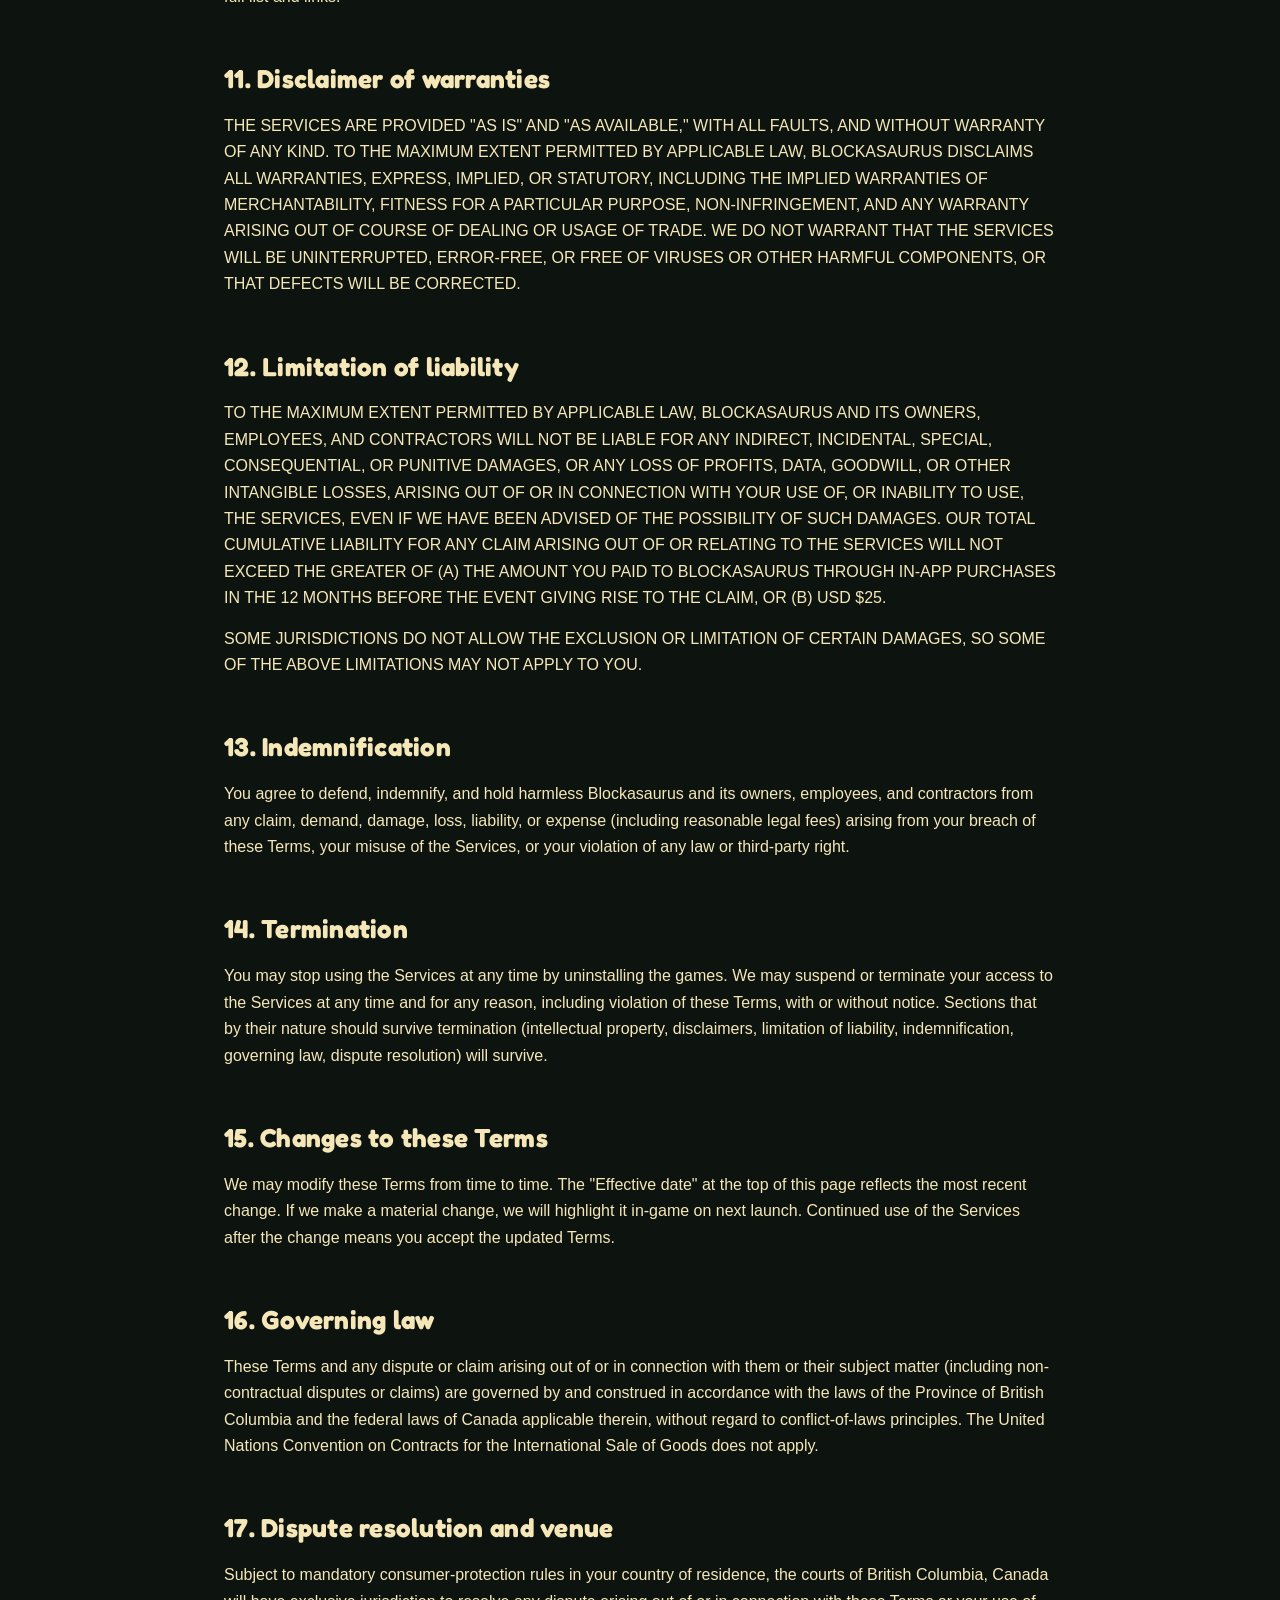
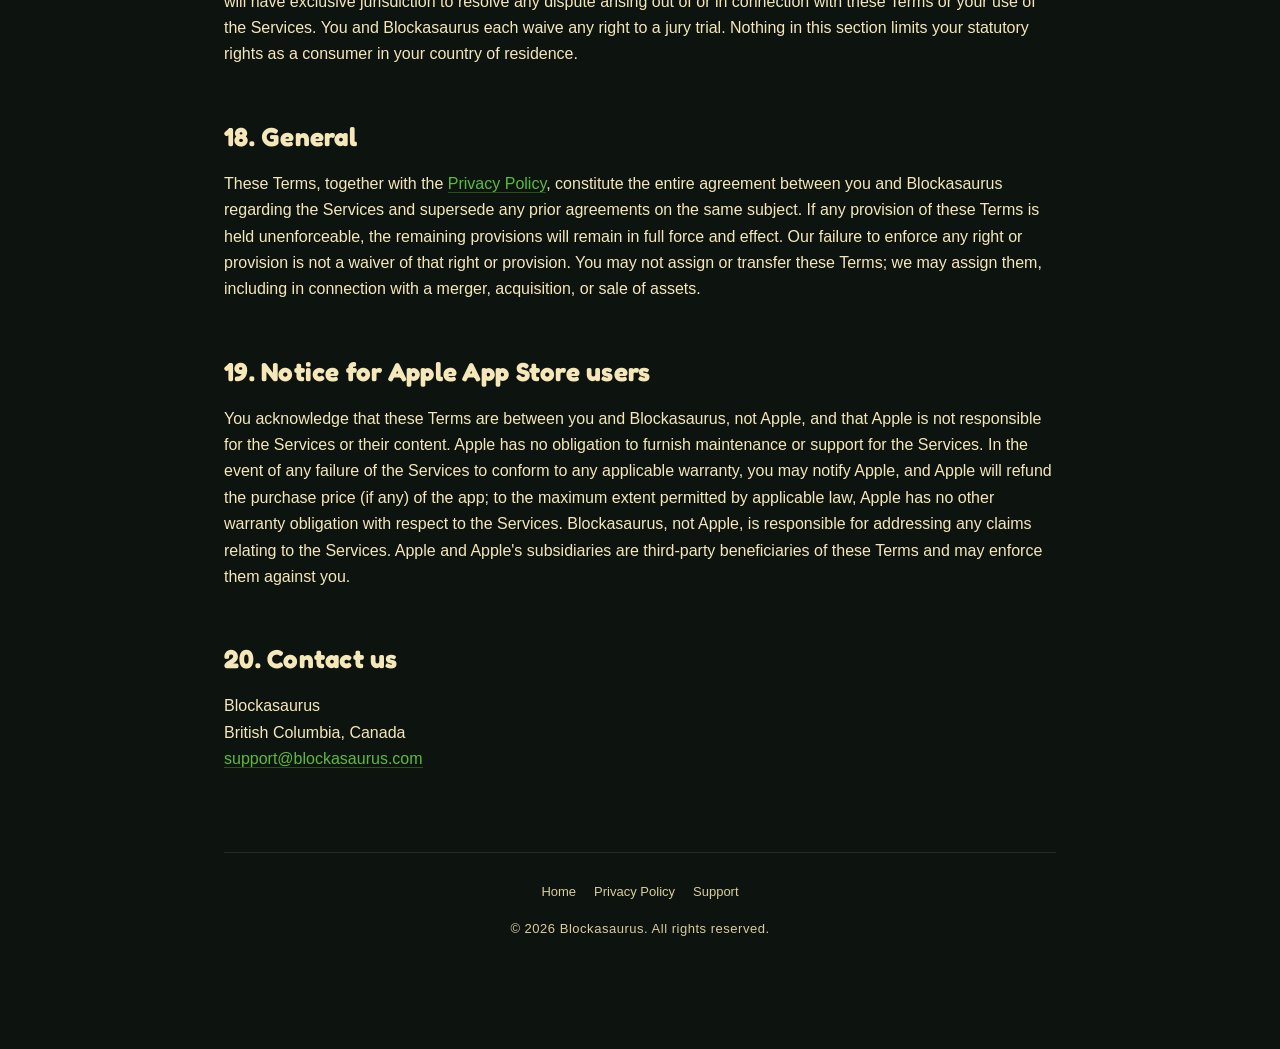
<file: terms.html>
<!DOCTYPE html>
<html lang="en">
<head>
  <meta charset="UTF-8">
  <meta name="viewport" content="width=device-width, initial-scale=1.0">
  <meta name="description" content="Blockasaurus Terms of Use — the rules for using our games and website.">
  <meta name="theme-color" content="#0d1410">

  <link rel="icon" href="assets/blockasaurus-mark.svg" type="image/svg+xml">
  <link rel="apple-touch-icon" href="assets/blockasaurus-mark.svg">

  <link rel="preconnect" href="https://fonts.googleapis.com">
  <link rel="preconnect" href="https://fonts.gstatic.com" crossorigin>
  <link href="https://fonts.googleapis.com/css2?family=Fredoka:wght@500;700&display=swap" rel="stylesheet">

  <title>Terms of Use — Blockasaurus</title>
  <link rel="stylesheet" href="_shared.css">
</head>
<body>
  <div class="container">
    <header class="site">
      <a href="index.html" class="logo" aria-label="Blockasaurus home" style="border: 0;">
        <img src="assets/blockasaurus-mark.svg" alt="">
      </a>
      <div class="wordmark">
        <h1>Terms of Use</h1>
        <p class="subtitle">Blockasaurus</p>
      </div>
    </header>

    <p class="muted">Effective date: May 6, 2026 · Last updated: May 6, 2026</p>

    <p>
      These Terms of Use ("Terms") form a binding agreement between you and
      Blockasaurus ("Blockasaurus", "we", "us", "our"). They govern your use
      of all Blockasaurus mobile games and the
      <a href="https://blockasaurus.com">blockasaurus.com</a> website
      (together, the "Services"), including <strong>Snow Raiders</strong>,
      our current release on the Apple App Store.
    </p>
    <p>
      <strong>Please read these Terms carefully.</strong> By downloading,
      installing, accessing, or using any of our Services, you agree to be
      bound by these Terms and by our
      <a href="privacy.html">Privacy Policy</a>. If you do not agree, do not
      use the Services.
    </p>

    <h2>1. Eligibility and age</h2>
    <p>
      You must be at least 13 years old to use our Services. If you are
      between 13 and the age of legal majority where you live, you may use
      the Services only with the involvement and consent of a parent or
      legal guardian who agrees to be bound by these Terms on your behalf.
      If you are using the Services on behalf of an organization, you
      represent that you have authority to bind that organization to these
      Terms.
    </p>

    <h2>2. License</h2>
    <p>
      Subject to your compliance with these Terms and any applicable
      platform terms, Blockasaurus grants you a limited, personal,
      non-exclusive, non-transferable, non-sublicensable, revocable license
      to download and use the Services for your own personal,
      non-commercial entertainment. This license does not grant you any
      rights in the Services other than those expressly stated.
    </p>
    <p>
      Use of the Services from the Apple App Store is also subject to the
      Apple Media Services Terms and Conditions; use from Google Play is
      subject to the Google Play Terms of Service. If those platform terms
      conflict with these Terms with respect to your use of the platform,
      the platform terms control with respect to that use.
    </p>

    <h2>3. Account-free service</h2>
    <p>
      Our games do not require an account. Your progress is stored on your
      device. We do not provide cloud save at this time. Apple Game Center
      handles authentication for leaderboards and achievements separately,
      under Apple's own terms.
    </p>

    <h2>4. User conduct</h2>
    <p>You agree that you will not, and will not attempt to:</p>
    <ul>
      <li>Reverse engineer, decompile, disassemble, or otherwise derive the
        source code of any part of our Services, except to the extent
        applicable law expressly permits;</li>
      <li>Modify, adapt, translate, or create derivative works of our
        Services;</li>
      <li>Use cheats, exploits, automation tools, bots, scripts,
        third-party trainers, or any unauthorized client software to
        interfere with the intended gameplay or scoring;</li>
      <li>Submit fraudulent scores, falsify analytics, or otherwise
        manipulate leaderboards or achievements;</li>
      <li>Circumvent or attempt to circumvent any security feature, copy
        protection, or technical limitation;</li>
      <li>Use the Services to violate any law, infringe anyone's rights,
        or harass, threaten, or harm others;</li>
      <li>Use the Services for any commercial purpose, including streaming
        or competitive resale, beyond ordinary personal use.</li>
    </ul>

    <h2>5. Virtual items and currency</h2>
    <p>
      Our games include virtual items such as coins, gems, hats, slingshot,
      sled, and income upgrades, perks, power-ups, and other virtual content
      (collectively, "Virtual Items"). Virtual Items are licensed, not sold,
      and are subject to the following:
    </p>
    <ul>
      <li>Virtual Items have no real-world monetary value and are not
        property;</li>
      <li>Virtual Items cannot be exchanged for cash, transferred between
        accounts or devices, or sold to other users;</li>
      <li>Except where required by law or the applicable platform's refund
        policy, Virtual Items are not refundable;</li>
      <li>Virtual Items may be added, removed, modified, balanced, or reset
        at our discretion as part of normal game updates and live
        operations;</li>
      <li>If a game is discontinued or removed from a platform, your access
        to Virtual Items in that game may end without further obligation
        from us.</li>
    </ul>

    <h2 id="iap">6. In-app purchases</h2>
    <p>
      Our games include optional in-app purchases ("IAP"). All IAP
      transactions are processed by Apple (App Store) or Google (Google
      Play). Blockasaurus does not receive your payment card details. The
      current Snow Raiders catalog is:
    </p>
    <ul>
      <li><strong>No Ads</strong> — non-consumable, removes banner and
        interstitial advertising. Rewarded ads remain available as an
        opt-in reward.</li>
      <li><strong>Double Boost</strong> — non-consumable, doubles a
        gameplay boost effect.</li>
      <li><strong>Gem packs</strong> — consumable, six size tiers granting
        between 10 and 500 gems each.</li>
    </ul>
    <p>
      Prices are shown in your local currency at the point of purchase and
      are subject to change. All purchases are final once delivered, except
      as required by applicable law or by the platform's refund policy
      (Apple's <a href="https://reportaproblem.apple.com/">Report a Problem</a>
      or Google Play's refund process). To restore non-consumable purchases
      on a new device, sign in with the same Apple ID and use the
      <strong>Restore Purchases</strong> button in the in-game Shop.
    </p>

    <h2>7. Advertisements</h2>
    <p>
      Our games show third-party advertisements through Google AdMob,
      including rewarded video ads (which you choose to watch in exchange
      for in-game rewards) and occasional interstitial ads. Ad behavior is
      subject to your choices described in the
      <a href="privacy.html">Privacy Policy</a>. We do not control the
      content of third-party advertisements and are not responsible for
      products or services advertised. The "No Ads" IAP removes banner and
      interstitial ads permanently.
    </p>

    <h2>8. Updates and availability</h2>
    <p>
      We may, but are not required to, release updates, patches, or new
      content for our games. Updates may add, change, remove, or rebalance
      features, including Virtual Items. We may also discontinue a game,
      take it offline, or remove it from a platform at any time. Continued
      use of a game after an update means you accept the update.
    </p>

    <h2>9. Intellectual property</h2>
    <p>
      All content in our Services — including code, art, audio, music,
      level design, character designs, the names "Blockasaurus" and "Snow
      Raiders," logos, trade dress, and all related assets — is owned by
      Blockasaurus or our licensors, and is protected by copyright,
      trademark, and other intellectual property laws. Except for the
      limited license granted in Section 2, you receive no rights, title,
      or interest in any of our intellectual property.
    </p>
    <p>
      You may share screenshots, video clips, and short streams of our
      games for non-commercial personal use (for example, social posts and
      let's-play videos), provided you do not imply Blockasaurus
      endorsement and do not use them in a way that disparages the games
      or their players. For commercial use, contact
      <a href="mailto:hello@blockasaurus.com">hello@blockasaurus.com</a>.
    </p>

    <h2>10. Third-party services</h2>
    <p>
      Our Services rely on third-party services (Apple App Store, Google
      Play, Google Firebase, Google AdMob, Google UMP, Apple Game Center,
      Unity Purchasing). Your use of those services is subject to their
      own terms and privacy policies. We are not responsible for the acts,
      omissions, or content of those services. See the
      <a href="privacy.html#sdks">Privacy Policy</a> for the full list and
      links.
    </p>

    <h2>11. Disclaimer of warranties</h2>
    <p>
      THE SERVICES ARE PROVIDED "AS IS" AND "AS AVAILABLE," WITH ALL
      FAULTS, AND WITHOUT WARRANTY OF ANY KIND. TO THE MAXIMUM EXTENT
      PERMITTED BY APPLICABLE LAW, BLOCKASAURUS DISCLAIMS ALL WARRANTIES,
      EXPRESS, IMPLIED, OR STATUTORY, INCLUDING THE IMPLIED WARRANTIES OF
      MERCHANTABILITY, FITNESS FOR A PARTICULAR PURPOSE, NON-INFRINGEMENT,
      AND ANY WARRANTY ARISING OUT OF COURSE OF DEALING OR USAGE OF TRADE.
      WE DO NOT WARRANT THAT THE SERVICES WILL BE UNINTERRUPTED,
      ERROR-FREE, OR FREE OF VIRUSES OR OTHER HARMFUL COMPONENTS, OR THAT
      DEFECTS WILL BE CORRECTED.
    </p>

    <h2>12. Limitation of liability</h2>
    <p>
      TO THE MAXIMUM EXTENT PERMITTED BY APPLICABLE LAW, BLOCKASAURUS AND
      ITS OWNERS, EMPLOYEES, AND CONTRACTORS WILL NOT BE LIABLE FOR ANY
      INDIRECT, INCIDENTAL, SPECIAL, CONSEQUENTIAL, OR PUNITIVE DAMAGES,
      OR ANY LOSS OF PROFITS, DATA, GOODWILL, OR OTHER INTANGIBLE LOSSES,
      ARISING OUT OF OR IN CONNECTION WITH YOUR USE OF, OR INABILITY TO
      USE, THE SERVICES, EVEN IF WE HAVE BEEN ADVISED OF THE POSSIBILITY
      OF SUCH DAMAGES. OUR TOTAL CUMULATIVE LIABILITY FOR ANY CLAIM
      ARISING OUT OF OR RELATING TO THE SERVICES WILL NOT EXCEED THE
      GREATER OF (A) THE AMOUNT YOU PAID TO BLOCKASAURUS THROUGH IN-APP
      PURCHASES IN THE 12 MONTHS BEFORE THE EVENT GIVING RISE TO THE
      CLAIM, OR (B) USD $25.
    </p>
    <p>
      SOME JURISDICTIONS DO NOT ALLOW THE EXCLUSION OR LIMITATION OF
      CERTAIN DAMAGES, SO SOME OF THE ABOVE LIMITATIONS MAY NOT APPLY TO
      YOU.
    </p>

    <h2>13. Indemnification</h2>
    <p>
      You agree to defend, indemnify, and hold harmless Blockasaurus and
      its owners, employees, and contractors from any claim, demand,
      damage, loss, liability, or expense (including reasonable legal
      fees) arising from your breach of these Terms, your misuse of the
      Services, or your violation of any law or third-party right.
    </p>

    <h2>14. Termination</h2>
    <p>
      You may stop using the Services at any time by uninstalling the
      games. We may suspend or terminate your access to the Services at
      any time and for any reason, including violation of these Terms,
      with or without notice. Sections that by their nature should
      survive termination (intellectual property, disclaimers, limitation
      of liability, indemnification, governing law, dispute resolution)
      will survive.
    </p>

    <h2>15. Changes to these Terms</h2>
    <p>
      We may modify these Terms from time to time. The "Effective date"
      at the top of this page reflects the most recent change. If we make
      a material change, we will highlight it in-game on next launch.
      Continued use of the Services after the change means you accept the
      updated Terms.
    </p>

    <h2>16. Governing law</h2>
    <p>
      These Terms and any dispute or claim arising out of or in connection
      with them or their subject matter (including non-contractual
      disputes or claims) are governed by and construed in accordance with
      the laws of the Province of British Columbia and the federal laws of
      Canada applicable therein, without regard to conflict-of-laws
      principles. The United Nations Convention on Contracts for the
      International Sale of Goods does not apply.
    </p>

    <h2>17. Dispute resolution and venue</h2>
    <p>
      Subject to mandatory consumer-protection rules in your country of
      residence, the courts of British Columbia, Canada will have
      exclusive jurisdiction to resolve any dispute arising out of or in
      connection with these Terms or your use of the Services. You and
      Blockasaurus each waive any right to a jury trial. Nothing in this
      section limits your statutory rights as a consumer in your country
      of residence.
    </p>

    <h2>18. General</h2>
    <p>
      These Terms, together with the
      <a href="privacy.html">Privacy Policy</a>, constitute the entire
      agreement between you and Blockasaurus regarding the Services and
      supersede any prior agreements on the same subject. If any
      provision of these Terms is held unenforceable, the remaining
      provisions will remain in full force and effect. Our failure to
      enforce any right or provision is not a waiver of that right or
      provision. You may not assign or transfer these Terms; we may
      assign them, including in connection with a merger, acquisition,
      or sale of assets.
    </p>

    <h2>19. Notice for Apple App Store users</h2>
    <p>
      You acknowledge that these Terms are between you and Blockasaurus,
      not Apple, and that Apple is not responsible for the Services or
      their content. Apple has no obligation to furnish maintenance or
      support for the Services. In the event of any failure of the
      Services to conform to any applicable warranty, you may notify
      Apple, and Apple will refund the purchase price (if any) of the
      app; to the maximum extent permitted by applicable law, Apple has
      no other warranty obligation with respect to the Services.
      Blockasaurus, not Apple, is responsible for addressing any claims
      relating to the Services. Apple and Apple's subsidiaries are
      third-party beneficiaries of these Terms and may enforce them
      against you.
    </p>

    <h2>20. Contact us</h2>
    <p>
      Blockasaurus<br>
      British Columbia, Canada<br>
      <a href="mailto:support@blockasaurus.com">support@blockasaurus.com</a>
    </p>

    <footer class="site">
      <div class="footer-links">
        <a href="index.html">Home</a>
        <a href="privacy.html">Privacy Policy</a>
        <a href="support.html">Support</a>
      </div>
      <p class="copyright">© 2026 Blockasaurus. All rights reserved.</p>
    </footer>
  </div>
</body>
</html>
</file>
<file: _shared.css>
/* Blockasaurus — shared site styles
   Palette: forest dino green + warm black + cream
   Style:   smooth modern with one voxel signature touch
*/

:root {
  /* Core palette */
  --bg:          #0d1410;   /* warm black */
  --bg-2:        #14201a;   /* very subtle lift */
  --panel:       #182921;   /* card surface */
  --panel-2:     #1f3329;   /* card hover / nested */
  --green:       #1f5d35;   /* forest dino green */
  --green-2:     #2f7a44;   /* mid green */
  --green-3:     #5dbb3a;   /* mascot pop green for CTAs / hover */
  --cream:       #f5e7b8;   /* belly / display text */
  --cream-soft:  #d9cd9b;   /* secondary text */
  --line:        rgba(245, 231, 184, 0.10);
  --line-2:      rgba(245, 231, 184, 0.18);

  /* Typography */
  --font-display: "Fredoka", "Baloo 2", "Nunito", system-ui, -apple-system,
                  BlinkMacSystemFont, "Segoe UI", Roboto, sans-serif;
  --font-body:    -apple-system, BlinkMacSystemFont, "Inter", "Segoe UI",
                  Roboto, "Helvetica Neue", Arial, sans-serif;

  /* Layout */
  --max-width: 880px;
  --radius: 14px;
  --radius-lg: 20px;
}

* { box-sizing: border-box; }

html, body {
  margin: 0;
  padding: 0;
  background:
    radial-gradient(1200px 600px at 50% -10%,
                    rgba(31, 93, 53, 0.35) 0%,
                    rgba(13, 20, 16, 0) 60%),
    var(--bg);
  color: var(--cream);
  font-family: var(--font-body);
  font-size: 16px;
  line-height: 1.65;
  min-height: 100vh;
  -webkit-font-smoothing: antialiased;
  -moz-osx-font-smoothing: grayscale;
}

body {
  background-attachment: fixed;
}

.container {
  max-width: var(--max-width);
  margin: 0 auto;
  padding: 40px 24px 96px;
}

/* ---------- Header ---------- */

header.site {
  display: flex;
  align-items: center;
  gap: 14px;
  padding: 8px 0 28px;
  margin-bottom: 24px;
  border-bottom: 1px solid var(--line);
}

header.site .logo {
  width: 44px;
  height: 44px;
  border-radius: 10px;
  background: var(--green);
  display: grid;
  place-items: center;
  padding: 6px;
  box-shadow: 0 2px 0 0 rgba(0, 0, 0, 0.4),
              0 0 0 1px rgba(245, 231, 184, 0.08) inset;
  flex-shrink: 0;
}

header.site .logo img,
header.site .logo svg {
  width: 100%;
  height: 100%;
  display: block;
  image-rendering: pixelated;
  image-rendering: crisp-edges;
}

header.site .wordmark {
  display: flex;
  flex-direction: column;
  line-height: 1.1;
}

header.site h1 {
  margin: 0;
  font-family: var(--font-display);
  font-size: 22px;
  font-weight: 700;
  letter-spacing: 0.02em;
  color: var(--cream);
}

header.site .subtitle {
  margin: 2px 0 0;
  color: var(--cream-soft);
  font-size: 13px;
  letter-spacing: 0.04em;
}

/* ---------- Type ---------- */

h1, h2, h3 {
  font-family: var(--font-display);
  font-weight: 700;
  letter-spacing: 0.01em;
}

h2 {
  margin: 48px 0 12px;
  font-size: 26px;
  color: var(--cream);
}

h3 {
  margin: 28px 0 8px;
  font-size: 17px;
  color: var(--green-3);
}

p { margin: 0 0 14px; }

a {
  color: var(--green-3);
  text-decoration: none;
  border-bottom: 1px solid rgba(93, 187, 58, 0.35);
  transition: color 120ms ease, border-color 120ms ease;
}
a:hover {
  color: var(--cream);
  border-bottom-color: var(--cream);
}

ul { padding-left: 22px; }
li { margin-bottom: 6px; }

strong { color: var(--cream); }

.muted {
  color: var(--cream-soft);
  font-size: 14px;
}

/* ---------- Hero (used on index) ---------- */

.hero {
  position: relative;
  margin: 8px 0 40px;
  padding: 0;
  overflow: hidden;
  border-radius: var(--radius-lg);
  border: 1px solid var(--line-2);
  background: var(--panel);
  isolation: isolate;
}

.hero img {
  display: block;
  width: 100%;
  height: auto;
  margin: 0;
}

.hero-overlay {
  padding: 24px 28px 28px;
  border-top: 1px solid var(--line);
  background: linear-gradient(180deg, var(--panel) 0%, var(--panel-2) 100%);
}

.hero-overlay .eyebrow {
  display: inline-block;
  font-family: var(--font-display);
  font-size: 12px;
  letter-spacing: 0.18em;
  text-transform: uppercase;
  color: var(--green-3);
  margin-bottom: 8px;
}

.hero-overlay h1.display {
  margin: 0 0 10px;
  font-family: var(--font-display);
  font-size: clamp(32px, 5vw, 44px);
  line-height: 1.05;
  letter-spacing: 0.01em;
  color: var(--cream);
}

.hero-overlay p.tagline {
  margin: 0;
  color: var(--cream-soft);
  font-size: 17px;
  max-width: 56ch;
}

/* ---------- Voxel signature strip ---------- */

.voxel-strip {
  height: 12px;
  width: 100%;
  background-image:
    linear-gradient(90deg,
      var(--green) 0 12px,
      transparent 12px 24px),
    linear-gradient(90deg,
      transparent 0 12px,
      var(--green-3) 12px 24px);
  background-size: 24px 12px;
  background-repeat: repeat-x;
  background-position: 0 0, 0 0;
  /* The two layers interleave to make alternating green / mascot-green pixels */
  margin: 0;
  border-radius: 2px;
  opacity: 0.85;
}

.voxel-strip.in-card {
  margin: 0 0 18px;
}

/* ---------- Sections + cards ---------- */

section {
  margin-top: 8px;
}

.panel {
  background: var(--panel);
  border: 1px solid var(--line);
  border-radius: var(--radius);
  padding: 22px 26px;
  margin: 16px 0;
  transition: border-color 160ms ease, transform 160ms ease;
}

/* Game card — used for product feature blocks */
.game-card {
  display: flex;
  align-items: center;
  gap: 22px;
  padding: 22px;
  background: var(--panel);
  border: 1px solid var(--line-2);
  border-radius: var(--radius);
  margin: 16px 0;
}
.game-card .art {
  flex: 0 0 88px;
  width: 88px;
  height: 88px;
  border-radius: 18px;
  background: var(--green);
  border: 1px solid var(--line-2);
  display: grid;
  place-items: center;
  font-family: var(--font-display);
  font-weight: 700;
  font-size: 30px;
  color: var(--cream);
  letter-spacing: 0.04em;
}
.game-card .body { flex: 1 1 auto; min-width: 0; }
.game-card h3 {
  margin: 0 0 6px;
  font-size: 20px;
  color: var(--cream);
}
.game-card p { margin: 0 0 12px; color: var(--cream-soft); }
.game-card .meta {
  font-size: 13px;
  color: var(--cream-soft);
  letter-spacing: 0.04em;
  text-transform: uppercase;
}

/* ---------- Buttons ---------- */

.cta {
  display: inline-block;
  font-family: var(--font-display);
  font-weight: 700;
  background: var(--green-3);
  color: #0d1410;
  padding: 12px 22px;
  border-radius: 999px;
  border: 0;
  border-bottom: 0;
  letter-spacing: 0.02em;
  box-shadow: 0 3px 0 0 #1f5d35,
              0 0 0 1px rgba(0, 0, 0, 0.2) inset;
  transition: transform 120ms ease, box-shadow 120ms ease, background 120ms ease;
}
.cta:hover {
  background: #74d44d;
  color: #0d1410;
  border-bottom-color: transparent;
  transform: translateY(-1px);
  box-shadow: 0 4px 0 0 #1f5d35,
              0 0 0 1px rgba(0, 0, 0, 0.2) inset;
}
.cta:active {
  transform: translateY(1px);
  box-shadow: 0 1px 0 0 #1f5d35,
              0 0 0 1px rgba(0, 0, 0, 0.2) inset;
}

.cta.ghost {
  background: transparent;
  color: var(--cream);
  border: 1px solid var(--line-2);
  box-shadow: none;
}
.cta.ghost:hover {
  background: var(--panel-2);
  color: var(--cream);
  border-color: var(--cream-soft);
  transform: none;
  box-shadow: none;
}

.cta-row {
  display: flex;
  flex-wrap: wrap;
  gap: 12px;
  margin-top: 6px;
}

/* ---------- Footer ---------- */

footer.site {
  margin-top: 80px;
  padding: 28px 0 0;
  border-top: 1px solid var(--line);
  color: var(--cream-soft);
  font-size: 13px;
  text-align: center;
}

footer.site .footer-links {
  display: flex;
  justify-content: center;
  gap: 18px;
  flex-wrap: wrap;
  margin-bottom: 14px;
}

footer.site a {
  color: var(--cream-soft);
  border-bottom-color: transparent;
}
footer.site a:hover {
  color: var(--cream);
  border-bottom-color: var(--cream);
}

footer.site .copyright {
  letter-spacing: 0.04em;
}

/* ---------- Responsive ---------- */

@media (max-width: 600px) {
  .container { padding: 24px 18px 72px; }
  h2 { font-size: 22px; margin-top: 36px; }
  .hero-overlay { padding: 18px 18px 22px; }
  .game-card { flex-direction: column; align-items: flex-start; gap: 14px; }
  .game-card .art { width: 76px; height: 76px; flex-basis: 76px; font-size: 26px; }
}
</file>
